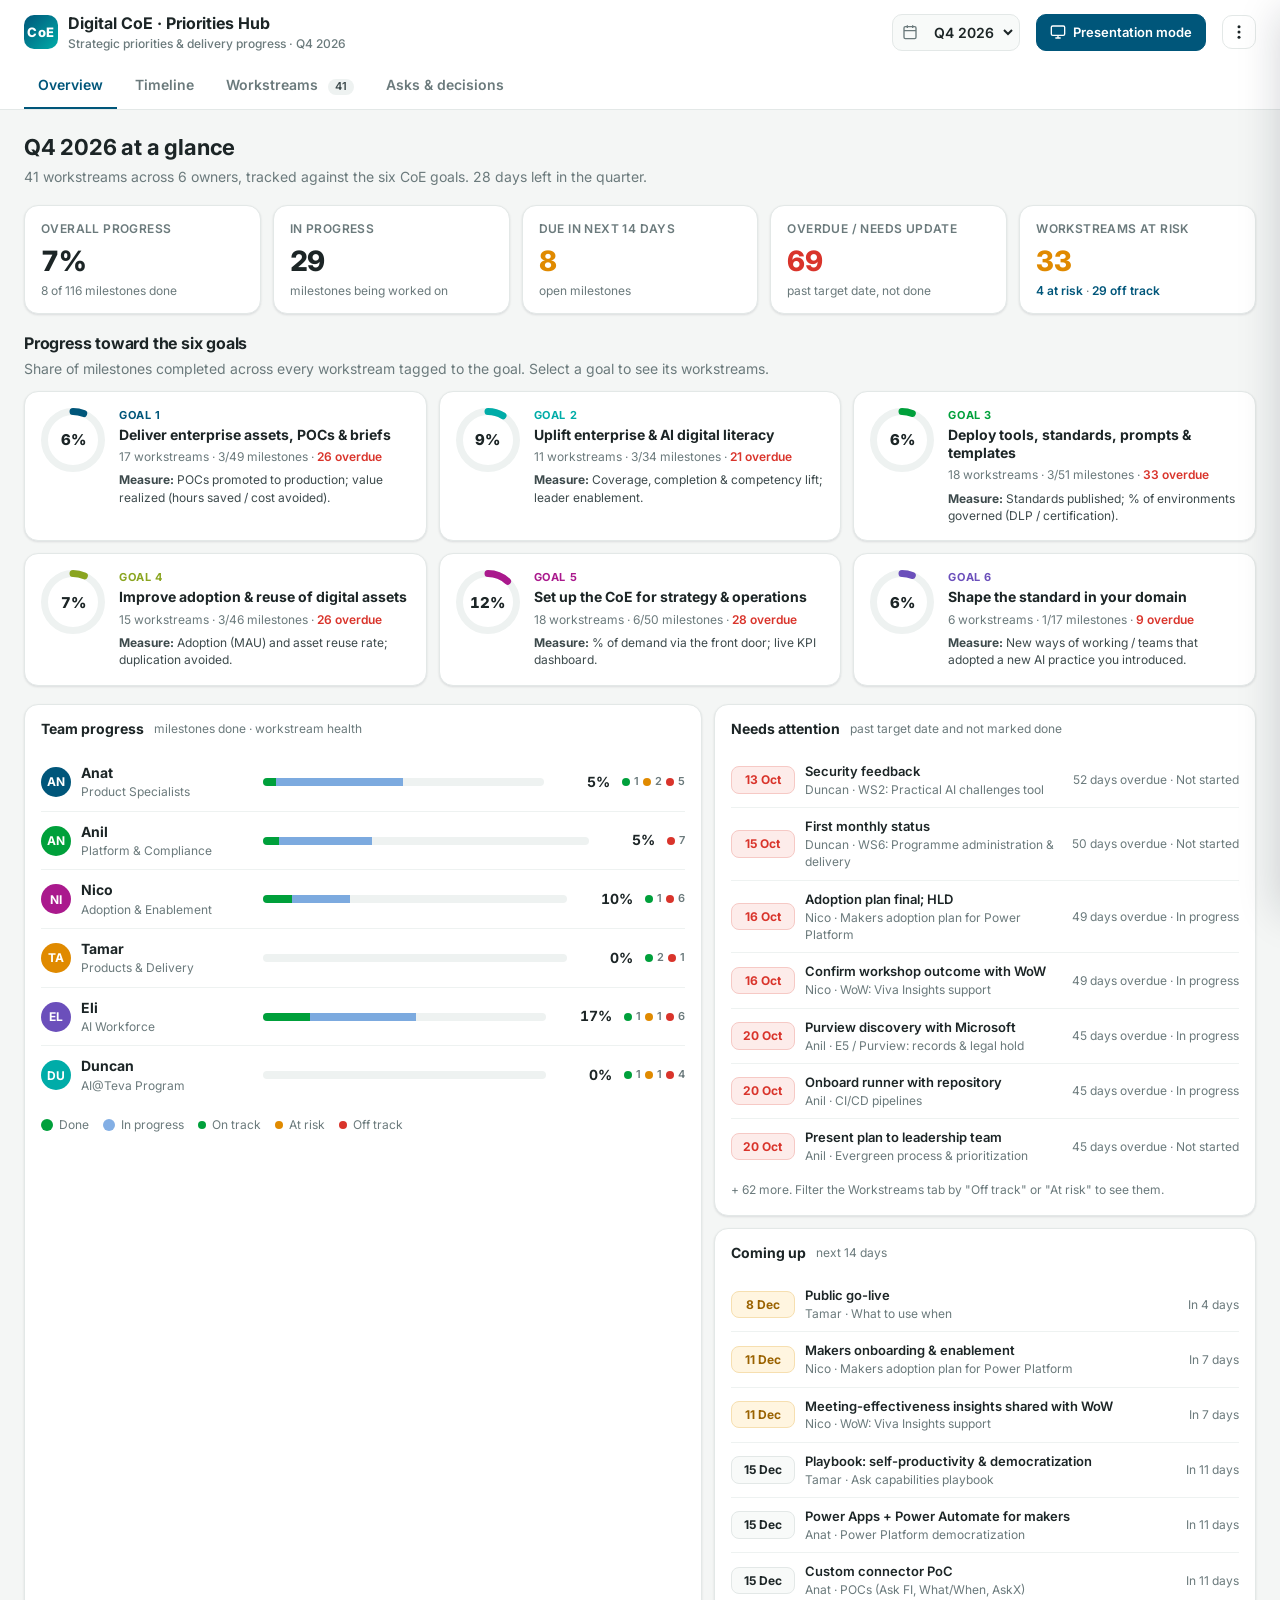
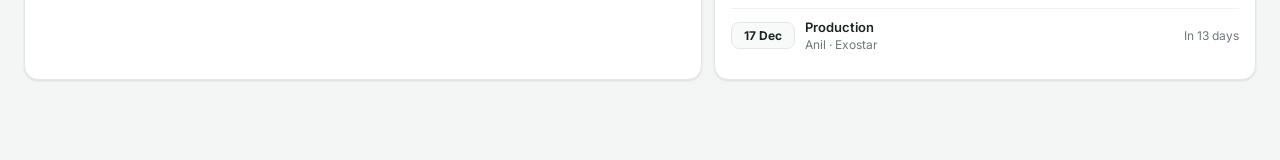
<file: coe-priorities/index.html>
<!doctype html>
<html lang="en">
<head>
<meta charset="utf-8">
<meta name="viewport" content="width=device-width, initial-scale=1">
<title>CoE Priorities Hub</title>
<link rel="preconnect" href="https://fonts.googleapis.com">
<link rel="preconnect" href="https://fonts.gstatic.com" crossorigin>
<link href="https://fonts.googleapis.com/css2?family=Inter:wght@400;500;600;700;800&display=swap" rel="stylesheet">
<style>
:root{
  --bg:#f4f6f5; --surface:#ffffff; --surface-2:#f8faf9; --ink:#1c2526; --ink-2:#3d4a4c; --muted:#6b7a7c; --line:#e3e8e7; --line-2:#eef2f1;
  --brand:#00567a; --brand-2:#00aca8; --brand-ink:#ffffff; --brand-soft:#e6f2f5;
  --s-done:#00a03b; --s-doing:#1f6fd1; --s-todo:#a3b0b2; --s-blocked:#d9342b; --s-na:#d5dcdb;
  --h-on:#00a03b; --h-risk:#e08a00; --h-off:#d9342b; --h-done:#00567a; --h-none:#a3b0b2;
  --g1:#00567a; --g2:#00aca8; --g3:#00a03b; --g4:#8aa520; --g5:#aa198d; --g6:#6b4fbb;
  --radius:14px; --shadow:0 1px 2px rgba(16,24,40,.05),0 1px 3px rgba(16,24,40,.06); --shadow-lg:0 12px 40px rgba(16,24,40,.18);
}
*{box-sizing:border-box}
html,body{margin:0}
body{font-family:Inter,system-ui,-apple-system,"Segoe UI",Roboto,sans-serif;background:var(--bg);color:var(--ink);font-size:14px;line-height:1.45;-webkit-font-smoothing:antialiased}
button,input,select,textarea{font:inherit;color:inherit}
button{cursor:pointer}
a{color:var(--brand)}
.sr{position:absolute;width:1px;height:1px;overflow:hidden;clip:rect(0 0 0 0)}

/* ---------- App shell ---------- */
.topbar{position:sticky;top:0;z-index:30;background:var(--surface);border-bottom:1px solid var(--line)}
.topbar-in{max-width:1400px;margin:0 auto;padding:12px 24px;display:flex;align-items:center;gap:16px;flex-wrap:wrap}
.brand{display:flex;align-items:center;gap:10px;min-width:0}
.logo{width:34px;height:34px;border-radius:10px;background:linear-gradient(135deg,var(--brand),var(--brand-2));display:grid;place-items:center;color:#fff;font-weight:800;font-size:13px;letter-spacing:.5px;flex:none}
.brand h1{font-size:16px;margin:0;font-weight:700;white-space:nowrap;overflow:hidden;text-overflow:ellipsis}
.brand small{display:block;color:var(--muted);font-size:12px;font-weight:500}
.spacer{flex:1}
.qpick{display:flex;align-items:center;gap:6px;background:var(--surface-2);border:1px solid var(--line);border-radius:10px;padding:3px}
.qpick select{border:0;background:transparent;font-weight:600;padding:5px 6px;outline:none}
.btn{display:inline-flex;align-items:center;gap:7px;border:1px solid var(--line);background:var(--surface);border-radius:10px;padding:8px 13px;font-weight:600;font-size:13px;white-space:nowrap;transition:background .15s,border-color .15s}
.btn:hover{background:var(--surface-2);border-color:#cfd7d6}
.btn.primary{background:var(--brand);color:#fff;border-color:var(--brand)}
.btn.primary:hover{background:#00465f}
.btn.ghost{border-color:transparent;background:transparent}
.btn.ghost:hover{background:var(--line-2)}
.btn.sm{padding:5px 9px;font-size:12px;border-radius:8px}
.btn.danger{color:var(--s-blocked)}
.btn svg{width:16px;height:16px;flex:none}
.iconbtn{width:34px;height:34px;display:grid;place-items:center;border:1px solid var(--line);border-radius:10px;background:var(--surface)}
.iconbtn:hover{background:var(--surface-2)}
.iconbtn svg{width:18px;height:18px}
.menu-wrap{position:relative}
.menu{position:absolute;right:0;top:calc(100% + 6px);background:var(--surface);border:1px solid var(--line);border-radius:12px;box-shadow:var(--shadow-lg);padding:6px;min-width:220px;display:none;z-index:40}
.menu.open{display:block}
.menu button{display:flex;width:100%;align-items:center;gap:10px;border:0;background:none;padding:9px 10px;border-radius:8px;text-align:left;font-weight:500}
.menu button:hover{background:var(--surface-2)}
.menu hr{border:0;border-top:1px solid var(--line);margin:5px 0}
.menu svg{width:16px;height:16px;color:var(--muted)}

.tabs{max-width:1400px;margin:0 auto;padding:0 24px;display:flex;gap:4px;overflow-x:auto;scrollbar-width:none}
.tab{border:0;background:none;padding:10px 14px 12px;font-weight:600;color:var(--muted);border-bottom:2px solid transparent;white-space:nowrap}
.tab:hover{color:var(--ink)}
.tab.active{color:var(--brand);border-bottom-color:var(--brand)}
.tab .count{display:inline-block;margin-left:6px;background:var(--line-2);color:var(--ink-2);border-radius:20px;padding:0 7px;font-size:11px}

main{max-width:1400px;margin:0 auto;padding:22px 24px 80px}
.view{display:none}
.view.active{display:block;animation:fade .2s ease}
@keyframes fade{from{opacity:0;transform:translateY(4px)}to{opacity:1;transform:none}}

.page-head{display:flex;align-items:flex-end;gap:16px;margin-bottom:18px;flex-wrap:wrap}
.page-head h2{margin:0;font-size:22px;letter-spacing:-.2px}
.page-head p{margin:3px 0 0;color:var(--muted)}

.card{background:var(--surface);border:1px solid var(--line);border-radius:var(--radius);box-shadow:var(--shadow)}
.card-h{display:flex;align-items:center;gap:10px;padding:14px 16px 0}
.card-h h3{margin:0;font-size:14px;font-weight:700}
.card-h .hint{color:var(--muted);font-size:12px}
.card-b{padding:14px 16px 16px}

/* ---------- KPIs ---------- */
.kpis{display:grid;grid-template-columns:repeat(5,minmax(0,1fr));gap:12px;margin-bottom:18px}
.kpi{padding:14px 16px}
.kpi .lbl{color:var(--muted);font-size:12px;font-weight:600;text-transform:uppercase;letter-spacing:.4px}
.kpi .val{font-size:28px;font-weight:800;letter-spacing:-.5px;margin-top:4px;font-variant-numeric:tabular-nums}
.kpi .sub{color:var(--muted);font-size:12px}
.kpi.warn .val{color:var(--h-off)}
.kpi.amber .val{color:var(--h-risk)}
.kpi button.link{border:0;background:none;padding:0;color:var(--brand);font-weight:600;font-size:12px}

/* ---------- Goals ---------- */
.goals{display:grid;grid-template-columns:repeat(3,minmax(0,1fr));gap:12px;margin-bottom:18px}
.goal{padding:16px;display:flex;gap:14px;align-items:flex-start;cursor:pointer;text-align:left;border:1px solid var(--line);transition:transform .15s,box-shadow .15s}
.goal:hover{transform:translateY(-1px);box-shadow:0 6px 18px rgba(16,24,40,.08)}
.ring{flex:none;position:relative;width:64px;height:64px}
.ring svg{transform:rotate(-90deg)}
.ring .pct{position:absolute;inset:0;display:grid;place-items:center;font-weight:800;font-size:15px;font-variant-numeric:tabular-nums}
.goal .gnum{font-size:11px;font-weight:700;letter-spacing:.6px;text-transform:uppercase}
.goal h4{margin:2px 0 4px;font-size:14px;line-height:1.3}
.goal .meta{color:var(--muted);font-size:12px}
.goal .measure{color:var(--ink-2);font-size:12px;margin-top:6px;display:-webkit-box;-webkit-line-clamp:2;-webkit-box-orient:vertical;overflow:hidden}

.grid-2{display:grid;grid-template-columns:1.25fr 1fr;gap:12px}
.stack{display:flex;flex-direction:column;gap:12px}

/* bars */
.bar{height:8px;border-radius:8px;background:var(--line-2);overflow:hidden;display:flex}
.bar span{display:block;height:100%}
.bar .d{background:var(--s-done)}
.bar .p{background:var(--s-doing);opacity:.55}
.bar.thin{height:6px}

.owner-row{display:grid;grid-template-columns:210px 1fr 54px auto;gap:12px;align-items:center;padding:10px 0;border-top:1px solid var(--line-2);cursor:pointer}
.owner-row:first-child{border-top:0}
.owner-row:hover .oname{color:var(--brand)}
.oname{font-weight:700}
.oarea{color:var(--muted);font-size:12px}
.num{font-variant-numeric:tabular-nums;font-weight:700;text-align:right}
.dots{display:flex;gap:4px}
.hdot{display:inline-flex;align-items:center;gap:4px;font-size:11px;color:var(--muted);font-weight:600}
.hdot i{width:8px;height:8px;border-radius:50%;display:inline-block}

.avatar{width:30px;height:30px;border-radius:50%;display:grid;place-items:center;color:#fff;font-weight:700;font-size:12px;flex:none}

.list{display:flex;flex-direction:column}
.li{display:grid;grid-template-columns:64px 1fr auto;gap:10px;align-items:center;padding:9px 0;border-top:1px solid var(--line-2);cursor:pointer}
.li:first-child{border-top:0}
.li:hover .li-t{color:var(--brand)}
.date-chip{font-size:12px;font-weight:700;text-align:center;border-radius:8px;padding:4px 0;background:var(--surface-2);border:1px solid var(--line)}
.date-chip.late{background:#fdecea;border-color:#f6c9c5;color:var(--h-off)}
.date-chip.soon{background:#fff5e0;border-color:#f6dfb0;color:#9a6200}
.li-t{font-weight:600;font-size:13px}
.li-s{color:var(--muted);font-size:12px}
.empty{color:var(--muted);text-align:center;padding:22px 10px;font-size:13px}

/* pills */
.pill{display:inline-flex;align-items:center;gap:6px;font-size:11.5px;font-weight:700;border-radius:20px;padding:3px 9px;white-space:nowrap}
.pill i{width:7px;height:7px;border-radius:50%}
.h-on{background:#e3f5e9;color:#00752b}.h-on i{background:var(--h-on)}
.h-risk{background:#fff1d9;color:#9a5d00}.h-risk i{background:var(--h-risk)}
.h-off{background:#fde7e5;color:#b0241c}.h-off i{background:var(--h-off)}
.h-done{background:#e0eef3;color:var(--brand)}.h-done i{background:var(--h-done)}
.h-none{background:#eef1f1;color:#5c6a6c}.h-none i{background:var(--h-none)}
.gchip{display:inline-flex;align-items:center;font-size:11px;font-weight:700;border-radius:6px;padding:1px 6px;color:#fff}
.gchips{display:flex;gap:4px;flex-wrap:wrap}

/* ---------- Filters ---------- */
.filters{display:flex;gap:8px;flex-wrap:wrap;align-items:center;margin-bottom:16px}
.chip{border:1px solid var(--line);background:var(--surface);border-radius:20px;padding:5px 11px;font-size:12.5px;font-weight:600;color:var(--ink-2);display:inline-flex;align-items:center;gap:6px}
.chip:hover{border-color:#c6d0cf}
.chip.on{background:var(--ink);border-color:var(--ink);color:#fff}
.chip .sw{width:8px;height:8px;border-radius:2px}
.fsep{width:1px;height:22px;background:var(--line);margin:0 4px}
.search{display:flex;align-items:center;gap:6px;border:1px solid var(--line);background:var(--surface);border-radius:20px;padding:4px 12px;min-width:200px}
.search input{border:0;outline:none;background:transparent;padding:2px 0;width:100%}
.search svg{width:15px;height:15px;color:var(--muted)}
select.fsel{border:1px solid var(--line);background:var(--surface);border-radius:20px;padding:5px 10px;font-weight:600;font-size:12.5px}

/* ---------- Workstreams ---------- */
.owner-sec{margin-bottom:26px}
.owner-head{display:flex;align-items:center;gap:12px;margin-bottom:12px;flex-wrap:wrap}
.owner-head h3{margin:0;font-size:17px}
.owner-head .oarea{font-size:13px}
.owner-head .bar{width:140px}
.ws-grid{display:grid;grid-template-columns:repeat(auto-fill,minmax(300px,1fr));gap:12px}
.ws{padding:14px 16px;cursor:pointer;display:flex;flex-direction:column;gap:10px;transition:transform .15s,box-shadow .15s;border-left:4px solid var(--h-none)}
.ws:hover{transform:translateY(-1px);box-shadow:0 6px 18px rgba(16,24,40,.08)}
.ws.on{border-left-color:var(--h-on)}.ws.risk{border-left-color:var(--h-risk)}.ws.off{border-left-color:var(--h-off)}.ws.done{border-left-color:var(--h-done)}
.ws-top{display:flex;gap:8px;align-items:flex-start;justify-content:space-between}
.ws h4{margin:0;font-size:14px;line-height:1.3}
.ws .row{display:flex;justify-content:space-between;align-items:center;gap:8px;font-size:12px;color:var(--muted)}
.ws .next{font-size:12.5px;color:var(--ink-2);display:flex;gap:6px;align-items:baseline}
.ws .next b{white-space:nowrap}
.ws .mdots{display:flex;gap:4px}
.mdot{width:10px;height:10px;border-radius:50%;border:2px solid transparent}
.ms-done{background:var(--s-done)}.ms-doing{background:var(--s-doing)}.ms-todo{background:#fff;border-color:var(--s-todo)}.ms-blocked{background:var(--s-blocked)}.ms-na{background:var(--s-na)}
.mdot.late{box-shadow:0 0 0 2px #fff,0 0 0 3.5px var(--h-off)}
.kpi-mini{background:var(--surface-2);border-radius:10px;padding:8px 10px;font-size:12px}
.kpi-mini .top{display:flex;justify-content:space-between;margin-bottom:5px}
.kpi-mini b{font-variant-numeric:tabular-nums}
.add-card{border:1.5px dashed #cdd6d5;background:transparent;box-shadow:none;display:grid;place-items:center;color:var(--muted);font-weight:600;min-height:120px}
.add-card:hover{border-color:var(--brand);color:var(--brand);transform:none;box-shadow:none}
.stale{color:#9a6200}

/* ---------- Timeline ---------- */
.tl-wrap{overflow-x:auto}
.tl{min-width:980px;position:relative}
.tl-head{display:grid;grid-template-columns:280px 1fr;position:sticky;top:0;background:var(--surface);z-index:2;border-bottom:1px solid var(--line)}
.tl-head .lh{padding:10px 16px;font-size:11px;font-weight:700;color:var(--muted);text-transform:uppercase;letter-spacing:.5px;display:flex;align-items:flex-end}
.tl-months{position:relative;height:54px}
.tl-q{position:absolute;top:0;height:24px;display:flex;align-items:center;justify-content:center;font-size:11px;font-weight:800;color:var(--brand);letter-spacing:.5px;border-left:1px solid var(--line)}
.tl-m{position:absolute;top:24px;height:30px;display:flex;align-items:center;justify-content:center;font-size:12px;font-weight:600;color:var(--muted);border-left:1px solid var(--line)}
.tl-group{display:grid;grid-template-columns:280px 1fr;background:var(--surface-2);border-bottom:1px solid var(--line)}
.tl-group .gl{padding:8px 16px;display:flex;align-items:center;gap:10px;font-weight:700}
.tl-group .gl small{color:var(--muted);font-weight:500}
.tl-row{display:grid;grid-template-columns:280px 1fr;border-bottom:1px solid var(--line-2);min-height:44px}
.tl-row:hover{background:#fafcfb}
.tl-row .rl{padding:8px 16px;display:flex;align-items:center;gap:8px;cursor:pointer;min-width:0}
.tl-row .rl .nm{font-weight:600;font-size:13px;white-space:nowrap;overflow:hidden;text-overflow:ellipsis}
.tl-row .rl:hover .nm{color:var(--brand)}
.tl-row .rl .hd{width:8px;height:8px;border-radius:50%;flex:none}
.tl-track{position:relative}
.tl-grid{position:absolute;top:0;bottom:0;border-left:1px solid var(--line-2)}
.tl-today{position:absolute;top:0;bottom:0;width:2px;background:var(--h-off);z-index:1;pointer-events:none}
.tl-today-lbl{position:absolute;top:2px;transform:translateX(-50%);background:var(--h-off);color:#fff;font-size:10px;font-weight:800;padding:1px 6px;border-radius:5px;letter-spacing:.4px}
.tl-span{position:absolute;top:50%;height:4px;margin-top:-2px;border-radius:4px;background:#d9e3e2}
.tl-slip{position:absolute;top:50%;height:0;border-top:2px dashed var(--h-risk);margin-top:-1px}
.tl-ghost{position:absolute;top:50%;width:12px;height:12px;margin:-6px 0 0 -6px;border-radius:50%;border:2px dashed var(--h-risk);background:transparent}
.tl-ms{position:absolute;top:50%;width:24px;height:24px;margin:-12px 0 0 -12px;border-radius:50%;display:grid;place-items:center;font-size:9.5px;font-weight:800;color:#fff;border:2px solid #fff;box-shadow:0 1px 3px rgba(0,0,0,.25);cursor:pointer;z-index:2;transition:transform .12s}
.tl-ms:hover{transform:scale(1.18);z-index:3}
.tl-ms.st-todo{background:#fff;color:#5c6a6c;border-color:var(--s-todo)}
.tl-ms.st-doing{background:var(--s-doing)}
.tl-ms.st-done{background:var(--s-done)}
.tl-ms.st-blocked{background:var(--s-blocked)}
.tl-ms.st-na{background:var(--s-na);color:#5c6a6c}
.tl-ms.late{box-shadow:0 0 0 2px #fff,0 0 0 4px var(--h-off)}
.tl-edge{position:absolute;top:50%;margin-top:-9px;font-size:10px;font-weight:700;color:var(--muted);background:var(--surface);border:1px solid var(--line);border-radius:6px;padding:1px 5px;white-space:nowrap}
.tl-tbd{font-size:10.5px;font-weight:700;color:var(--muted);background:var(--line-2);border-radius:5px;padding:1px 5px;flex:none}
.legend{display:flex;gap:14px;flex-wrap:wrap;font-size:12px;color:var(--muted);align-items:center}
.legend span{display:inline-flex;align-items:center;gap:6px}
.legend .mdot{width:12px;height:12px}

/* ---------- Asks ---------- */
.asks{display:grid;grid-template-columns:repeat(auto-fill,minmax(380px,1fr));gap:12px}
.ask-card .card-b{padding-top:10px}
.ask-main{background:var(--brand-soft);border-radius:10px;padding:10px 12px;color:var(--ink);font-size:13px;margin-bottom:10px;white-space:pre-wrap}
.ask-ws{display:grid;grid-template-columns:1fr;gap:2px;padding:8px 0;border-top:1px solid var(--line-2);font-size:13px}
.ask-ws b{font-size:12px;color:var(--ink-2)}
.ask-ws span{color:var(--ink)}

/* ---------- Tooltip ---------- */
#tip{position:fixed;z-index:100;pointer-events:none;background:#152022;color:#fff;font-size:12px;border-radius:9px;padding:8px 10px;max-width:280px;box-shadow:var(--shadow-lg);opacity:0;transition:opacity .1s}
#tip.show{opacity:1}
#tip b{display:block;margin-bottom:2px}
#tip .t2{color:#b9c6c7}

/* ---------- Drawer & modal ---------- */
.scrim{position:fixed;inset:0;background:rgba(14,22,24,.38);z-index:50;opacity:0;pointer-events:none;transition:opacity .2s}
.scrim.open{opacity:1;pointer-events:auto}
.drawer{position:fixed;top:0;right:0;bottom:0;width:min(640px,100%);background:var(--surface);z-index:60;transform:translateX(100%);transition:transform .25s ease;display:flex;flex-direction:column;box-shadow:var(--shadow-lg)}
.drawer.open{transform:none}
.dr-h{padding:16px 20px;border-bottom:1px solid var(--line);display:flex;align-items:center;gap:10px}
.dr-h h3{margin:0;font-size:16px;flex:1}
.dr-b{flex:1;overflow-y:auto;padding:18px 20px 30px}
.dr-f{padding:12px 20px;border-top:1px solid var(--line);display:flex;gap:8px;align-items:center;background:var(--surface-2)}
.modal{position:fixed;left:50%;top:50%;transform:translate(-50%,-48%) scale(.98);width:min(640px,calc(100% - 32px));max-height:calc(100% - 48px);background:var(--surface);border-radius:16px;z-index:60;box-shadow:var(--shadow-lg);display:flex;flex-direction:column;opacity:0;pointer-events:none;transition:all .18s}
.modal.open{opacity:1;pointer-events:auto;transform:translate(-50%,-50%)}
.fsec{margin-bottom:20px}
.fsec>h5{margin:0 0 10px;font-size:11px;text-transform:uppercase;letter-spacing:.6px;color:var(--muted);font-weight:700}
.fld{display:flex;flex-direction:column;gap:5px;margin-bottom:12px}
.fld label{font-size:12px;font-weight:600;color:var(--ink-2)}
.inp{border:1px solid var(--line);border-radius:9px;padding:8px 10px;background:var(--surface);outline:none;width:100%;transition:border-color .15s,box-shadow .15s}
.inp:focus{border-color:var(--brand-2);box-shadow:0 0 0 3px rgba(0,172,168,.15)}
textarea.inp{resize:vertical;min-height:62px}
.frow{display:grid;grid-template-columns:1fr 1fr;gap:10px}
.frow3{display:grid;grid-template-columns:repeat(5,1fr);gap:8px}
.gtoggle{display:flex;gap:6px;flex-wrap:wrap}
.gtoggle button{border:1.5px solid var(--line);background:var(--surface);border-radius:8px;padding:5px 9px;font-size:12px;font-weight:700;color:var(--muted)}
.gtoggle button.on{color:#fff}
.segs{display:flex;background:var(--surface-2);border:1px solid var(--line);border-radius:10px;padding:3px;gap:2px;flex-wrap:wrap}
.segs button{border:0;background:none;border-radius:7px;padding:6px 10px;font-weight:600;font-size:12px;color:var(--muted)}
.segs button.on{background:var(--surface);color:var(--ink);box-shadow:var(--shadow)}
.ms-ed{border:1px solid var(--line);border-radius:12px;padding:10px;margin-bottom:8px;background:var(--surface-2)}
.ms-ed .l1{display:grid;grid-template-columns:34px 1fr 140px 130px 30px;gap:8px;align-items:center}
.ms-ed .l2{display:grid;grid-template-columns:34px 140px 1fr;gap:8px;align-items:center;margin-top:6px}
.ms-ed .l2 label{font-size:11px;color:var(--muted);font-weight:600}
.ms-ed .tag{font-weight:800;font-size:12px;color:var(--muted);text-align:center}
.ms-ed .inp{padding:6px 8px;font-size:13px}
.ms-ed .l2 .inp{font-size:12px}
.xbtn{border:0;background:none;color:var(--muted);width:30px;height:30px;border-radius:8px;display:grid;place-items:center}
.xbtn:hover{background:#fde7e5;color:var(--h-off)}
.xbtn svg{width:16px;height:16px}
.auto-note{font-size:12px;color:var(--muted);margin-top:6px}
.goal-ed{border:1px solid var(--line);border-radius:12px;padding:12px;margin-bottom:10px}
.goal-ed .gh{display:flex;align-items:center;gap:8px;margin-bottom:8px;font-weight:700}

/* ---------- Toast ---------- */
#toast{position:fixed;bottom:22px;left:50%;transform:translateX(-50%) translateY(20px);background:#152022;color:#fff;padding:10px 16px;border-radius:10px;font-weight:600;font-size:13px;opacity:0;transition:all .2s;z-index:120;pointer-events:none}
#toast.show{opacity:1;transform:translateX(-50%)}

/* ---------- Presentation ---------- */
#present{position:fixed;inset:0;z-index:200;background:#0b1f26;color:#eaf3f3;display:none;flex-direction:column}
#present.open{display:flex}
.pz-top{display:flex;align-items:center;gap:12px;padding:14px 22px;color:#9fb6b8;font-size:12px;font-weight:600}
.pz-top .spacer{flex:1}
.pz-btn{border:1px solid rgba(255,255,255,.18);background:rgba(255,255,255,.06);color:#eaf3f3;border-radius:9px;padding:7px 12px;font-weight:600;font-size:12px}
.pz-btn:hover{background:rgba(255,255,255,.14)}
.pz-stage{flex:1;display:grid;place-items:center;padding:0 22px;overflow:hidden}
.slide{width:min(1280px,100%);aspect-ratio:16/9;max-height:calc(100vh - 130px);background:linear-gradient(160deg,#0f2d38 0%,#0b2229 60%,#0a1d23 100%);border:1px solid rgba(255,255,255,.08);border-radius:18px;padding:3.2% 4%;display:flex;flex-direction:column;position:relative;overflow:hidden;font-size:clamp(11px,1.15vw,16px)}
.slide .kicker{font-size:.78em;letter-spacing:.14em;text-transform:uppercase;color:var(--brand-2);font-weight:800}
.slide h2{font-size:2.1em;margin:.2em 0 .15em;letter-spacing:-.02em;line-height:1.15;color:#fff}
.slide .lead{color:#a9c0c2;font-size:1.05em;margin:0 0 1.2em}
.slide .foot{position:absolute;left:4%;right:4%;bottom:2.4%;display:flex;justify-content:space-between;color:#6f8b8e;font-size:.72em}
.s-title{justify-content:center}
.s-title h2{font-size:3.3em;max-width:80%}
.s-title .team{margin-top:1.4em;display:flex;gap:.6em;flex-wrap:wrap}
.s-title .team span{background:rgba(255,255,255,.07);border:1px solid rgba(255,255,255,.12);border-radius:30px;padding:.35em .9em;font-weight:600}
.s-stats{display:grid;grid-template-columns:repeat(4,1fr);gap:1em;margin-top:2em}
.s-stat{background:rgba(255,255,255,.05);border:1px solid rgba(255,255,255,.09);border-radius:14px;padding:1em 1.1em}
.s-stat .v{font-size:2.4em;font-weight:800;color:#fff;letter-spacing:-.02em;font-variant-numeric:tabular-nums}
.s-stat .l{color:#9fb6b8;font-size:.82em;font-weight:600}
.s-goals{display:grid;grid-template-columns:repeat(3,1fr);gap:1em;flex:1;align-content:start}
.s-goal{background:rgba(255,255,255,.045);border:1px solid rgba(255,255,255,.08);border-radius:14px;padding:1em 1.1em;display:flex;gap:1em;align-items:center}
.s-goal h4{margin:0 0 .3em;font-size:1em;color:#fff;line-height:1.25}
.s-goal .m{color:#9fb6b8;font-size:.8em}
.s-goal .ring{width:4.4em;height:4.4em}
.s-goal .ring .pct{color:#fff;font-size:1em}
.s-table{width:100%;border-collapse:collapse;font-size:.88em}
.s-table th{text-align:left;color:#7f9a9d;font-size:.78em;text-transform:uppercase;letter-spacing:.08em;font-weight:700;padding:.5em .6em;border-bottom:1px solid rgba(255,255,255,.12)}
.s-table td{padding:.6em .6em;border-bottom:1px solid rgba(255,255,255,.06);vertical-align:middle}
.s-table td.n{font-weight:600;color:#fff}
.s-table .bar{background:rgba(255,255,255,.1);height:.5em;width:7em}
.s-table .sub{color:#8fa8ab;font-size:.85em}
.s-cols{display:grid;grid-template-columns:1.6fr 1fr;gap:1.6em;flex:1;min-height:0}
.s-box{background:rgba(255,255,255,.045);border:1px solid rgba(255,255,255,.08);border-radius:14px;padding:1em 1.2em;overflow:hidden}
.s-box h5{margin:0 0 .6em;font-size:.78em;letter-spacing:.12em;text-transform:uppercase;color:var(--brand-2)}
.s-box p{margin:0;color:#d6e4e5;line-height:1.5}
.s-list{display:flex;flex-direction:column;gap:.55em}
.s-li{display:grid;grid-template-columns:4.6em 1fr;gap:.8em;align-items:center}
.s-li .d{font-weight:800;font-size:.85em;background:rgba(255,255,255,.08);border-radius:8px;text-align:center;padding:.3em 0}
.s-li .d.late{background:rgba(217,52,43,.25);color:#ffb3ad}
.s-li .t{color:#fff;font-weight:600;font-size:.92em}
.s-li .s{color:#8fa8ab;font-size:.78em}
.s-owner-bars{display:flex;flex-direction:column;gap:.9em}
.s-ob{display:grid;grid-template-columns:9em 1fr 3.5em 14em;gap:1em;align-items:center}
.s-ob .bar{height:.7em;background:rgba(255,255,255,.1)}
.s-ob .nm{font-weight:700;color:#fff}
.s-ob .nm small{display:block;color:#8fa8ab;font-weight:500;font-size:.75em}
.s-ob .pc{font-weight:800;color:#fff;text-align:right;font-variant-numeric:tabular-nums}
.slide .pill{font-size:.72em}
.slide .h-on{background:rgba(0,160,59,.18);color:#7fe0a2}
.slide .h-risk{background:rgba(224,138,0,.2);color:#ffc970}
.slide .h-off{background:rgba(217,52,43,.22);color:#ffaaa3}
.slide .h-done{background:rgba(0,172,168,.2);color:#8be7e4}
.slide .h-none{background:rgba(255,255,255,.08);color:#a9bdbf}
.slide .gchip{font-size:.66em}
.pz-nav{display:flex;align-items:center;justify-content:center;gap:12px;padding:12px}
.pz-dots{display:flex;gap:6px}
.pz-dots button{width:8px;height:8px;border-radius:50%;border:0;background:rgba(255,255,255,.22);padding:0}
.pz-dots button.on{background:var(--brand-2);width:22px;border-radius:5px}

/* print: deck */
#print-root{display:none}
@media print{
  @page{size:A4 landscape;margin:0}
  body>*:not(#print-root){display:none!important}
  #print-root{display:block}
  #print-root .slide{width:297mm;height:210mm;max-height:none;aspect-ratio:auto;border-radius:0;page-break-after:always;break-after:page;font-size:12.5px;-webkit-print-color-adjust:exact;print-color-adjust:exact}
}

/* ---------- Responsive ---------- */
@media (max-width:1100px){
  .kpis{grid-template-columns:repeat(3,minmax(0,1fr))}
  .goals{grid-template-columns:repeat(2,minmax(0,1fr))}
  .grid-2{grid-template-columns:1fr}
}
@media (max-width:640px){
  .topbar-in,.tabs,main{padding-left:16px;padding-right:16px}
  .kpis{grid-template-columns:repeat(2,minmax(0,1fr))}
  .goals{grid-template-columns:1fr}
  .owner-row{grid-template-columns:110px 1fr 44px}
  .owner-row .dots{display:none}
  .brand small{display:none}
  .btn .lbl-hide{display:none}
  .ms-ed .l1{grid-template-columns:28px 1fr 30px}
  .ms-ed .l1 .inp-date,.ms-ed .l1 .inp-status{grid-column:2/3}
  .ms-ed .l2{grid-template-columns:28px 1fr}
  .ms-ed .l2 .inp-note{grid-column:2/3}
  .frow,.frow3{grid-template-columns:1fr 1fr}
  .asks{grid-template-columns:1fr}
  .search{min-width:0;flex:1}
}
</style>
</head>
<body>

<header class="topbar">
  <div class="topbar-in">
    <div class="brand">
      <div class="logo">CoE</div>
      <div style="min-width:0"><h1 id="appTitle">Digital CoE · Priorities Hub</h1><small id="appSub">Strategic priorities &amp; delivery progress</small></div>
    </div>
    <div class="spacer"></div>
    <div class="qpick" title="Quarter">
      <svg width="16" height="16" viewBox="0 0 24 24" fill="none" stroke="currentColor" stroke-width="2" style="margin-left:6px;color:var(--muted)"><rect x="3" y="4" width="18" height="18" rx="2"/><path d="M16 2v4M8 2v4M3 10h18"/></svg>
      <select id="qSel" aria-label="Quarter"></select>
    </div>
    <button class="btn primary" data-action="present"><svg viewBox="0 0 24 24" fill="none" stroke="currentColor" stroke-width="2"><rect x="2" y="3" width="20" height="14" rx="2"/><path d="M8 21h8M12 17v4"/></svg><span class="lbl-hide">Presentation mode</span></button>
    <div class="menu-wrap">
      <button class="iconbtn" data-action="menu" aria-label="More"><svg viewBox="0 0 24 24" fill="currentColor"><circle cx="12" cy="5" r="2"/><circle cx="12" cy="12" r="2"/><circle cx="12" cy="19" r="2"/></svg></button>
      <div class="menu" id="menu">
        <button data-action="new-quarter"><svg viewBox="0 0 24 24" fill="none" stroke="currentColor" stroke-width="2"><path d="M12 5v14M5 12h14"/></svg>Start next quarter…</button>
        <button data-action="settings"><svg viewBox="0 0 24 24" fill="none" stroke="currentColor" stroke-width="2"><circle cx="12" cy="12" r="3"/><path d="M19.4 15a1.65 1.65 0 0 0 .33 1.82l.06.06a2 2 0 1 1-2.83 2.83l-.06-.06a1.65 1.65 0 0 0-1.82-.33 1.65 1.65 0 0 0-1 1.51V21a2 2 0 1 1-4 0v-.09A1.65 1.65 0 0 0 9 19.4a1.65 1.65 0 0 0-1.82.33l-.06.06a2 2 0 1 1-2.83-2.83l.06-.06A1.65 1.65 0 0 0 4.6 15a1.65 1.65 0 0 0-1.51-1H3a2 2 0 1 1 0-4h.09A1.65 1.65 0 0 0 4.6 9a1.65 1.65 0 0 0-.33-1.82l-.06-.06a2 2 0 1 1 2.83-2.83l.06.06A1.65 1.65 0 0 0 9 4.6a1.65 1.65 0 0 0 1-1.51V3a2 2 0 1 1 4 0v.09a1.65 1.65 0 0 0 1 1.51 1.65 1.65 0 0 0 1.82-.33l.06-.06a2 2 0 1 1 2.83 2.83l-.06.06A1.65 1.65 0 0 0 19.4 9a1.65 1.65 0 0 0 1.51 1H21a2 2 0 1 1 0 4h-.09a1.65 1.65 0 0 0-1.51 1z"/></svg>Goals, team &amp; settings</button>
        <hr>
        <button data-action="export"><svg viewBox="0 0 24 24" fill="none" stroke="currentColor" stroke-width="2"><path d="M21 15v4a2 2 0 0 1-2 2H5a2 2 0 0 1-2-2v-4M7 10l5 5 5-5M12 15V3"/></svg>Export data (JSON)</button>
        <button data-action="import"><svg viewBox="0 0 24 24" fill="none" stroke="currentColor" stroke-width="2"><path d="M21 15v4a2 2 0 0 1-2 2H5a2 2 0 0 1-2-2v-4M17 8l-5-5-5 5M12 3v12"/></svg>Import data (JSON)</button>
        <button data-action="csv"><svg viewBox="0 0 24 24" fill="none" stroke="currentColor" stroke-width="2"><path d="M14 2H6a2 2 0 0 0-2 2v16a2 2 0 0 0 2 2h12a2 2 0 0 0 2-2V8z"/><path d="M14 2v6h6"/></svg>Download milestones (CSV)</button>
        <button data-action="print"><svg viewBox="0 0 24 24" fill="none" stroke="currentColor" stroke-width="2"><path d="M6 9V2h12v7M6 18H4a2 2 0 0 1-2-2v-5a2 2 0 0 1 2-2h16a2 2 0 0 1 2 2v5a2 2 0 0 1-2 2h-2"/><rect x="6" y="14" width="12" height="8"/></svg>Save deck as PDF</button>
        <hr>
        <button data-action="reset" class="danger"><svg viewBox="0 0 24 24" fill="none" stroke="currentColor" stroke-width="2"><path d="M3 12a9 9 0 1 0 3-6.7L3 8M3 3v5h5"/></svg>Reset to Q4 2026 deck data</button>
      </div>
    </div>
    <input type="file" id="fileIn" accept="application/json,.json" class="sr">
  </div>
  <nav class="tabs" role="tablist">
    <button class="tab active" data-tab="overview">Overview</button>
    <button class="tab" data-tab="timeline">Timeline</button>
    <button class="tab" data-tab="workstreams">Workstreams <span class="count" id="wsCount"></span></button>
    <button class="tab" data-tab="asks">Asks &amp; decisions</button>
  </nav>
</header>

<main>
  <section class="view active" id="v-overview"></section>
  <section class="view" id="v-timeline"></section>
  <section class="view" id="v-workstreams"></section>
  <section class="view" id="v-asks"></section>
</main>

<div class="scrim" id="scrim"></div>
<aside class="drawer" id="drawer" aria-label="Edit workstream"></aside>
<div class="modal" id="modal" role="dialog"></div>
<div id="tip"></div>
<div id="toast"></div>

<div id="present" aria-label="Presentation">
  <div class="pz-top"><span id="pzTitle"></span><span class="spacer"></span><span id="pzCount"></span><button class="pz-btn" data-action="pz-print">Save as PDF</button><button class="pz-btn" data-action="pz-close">Exit (Esc)</button></div>
  <div class="pz-stage" id="pzStage"></div>
  <div class="pz-nav"><button class="pz-btn" data-action="pz-prev">← Prev</button><div class="pz-dots" id="pzDots"></div><button class="pz-btn" data-action="pz-next">Next →</button></div>
</div>
<div id="print-root"></div>

<script>
/* =====================================================================
   CoE Priorities Hub — single-file app
   Data lives in this browser (localStorage). Share via Export / Import.
   ===================================================================== */
(function(){
'use strict';

const STORE_KEY = 'coe-priorities-hub/v1';
const USER_KEY = 'coe-priorities-hub/user';
const DAY = 86400000;

const STATUS = {
  todo:   {label:'Not started'},
  doing:  {label:'In progress'},
  done:   {label:'Done'},
  blocked:{label:'Blocked'},
  na:     {label:'N/A'}
};
const HEALTH = {
  on:  {label:'On track'},
  risk:{label:'At risk'},
  off: {label:'Off track'},
  done:{label:'Complete'},
  none:{label:'No milestones'}
};
const OWNER_COLORS = ['#00567a','#00a03b','#aa198d','#e08a00','#6b4fbb','#00aca8','#3c7e79','#d9342b'];

/* ---------------------------- Seed data (from the Q4 2026 deck) ---------------------------- */
function seed(){
  const goals = [
    {id:1, short:'Deliver', title:'Deliver enterprise assets, POCs & briefs', desc:'Ship enterprise-grade products and decision briefs that prove real business value — not demos that stall.', measure:'POCs promoted to production; value realized (hours saved / cost avoided).'},
    {id:2, short:'Literacy', title:'Uplift enterprise & AI digital literacy', desc:'Raise digital, data and AI fluency so everyone can use enterprise tools confidently and responsibly.', measure:'Coverage, completion & competency lift; leader enablement.'},
    {id:3, short:'Standards', title:'Deploy tools, standards, prompts & templates', desc:'Make responsible, high-quality building the default across M365 & Power Platform.', measure:'Standards published; % of environments governed (DLP / certification).'},
    {id:4, short:'Adoption', title:'Improve adoption & reuse of digital assets', desc:'Turn investments into scale — share and replicate solutions instead of rebuilding one-off.', measure:'Adoption (MAU) and asset reuse rate; duplication avoided.'},
    {id:5, short:'CoE Ops', title:'Set up the CoE for strategy & operations', desc:'Build the operating engine — one front door, governed build-to-hand-off, run as a measurable factory.', measure:'% of demand via the front door; live KPI dashboard.'},
    {id:6, short:'Shape', title:'Shape the standard in your domain', desc:'Be the expert others turn to. Guide quality and trade-offs without taking over delivery, and show what AI and new ways of working make possible.', measure:'New ways of working / teams that adopted a new AI practice you introduced.'}
  ];
  const owners = [
    {id:'anat', name:'Anat', area:'Product Specialists', needs:'Governance decisions from the MS workstream, IT security & EA approvals, cross-CoE alignment (Nico, Anil, Keerthi), env-strategy sign-off, PAYG / agent-builder decisions, dev starter kit and MS agent-kit config.'},
    {id:'anil', name:'Anil', area:'Platform & Compliance', needs:'A funded Purview technical owner, a CI/CD plan with the Dev team, an oversharing follow-through plan, stakeholder management for the AMS transfer, Exostar kickoff and a CoE sub-process.'},
    {id:'nico', name:'Nico', area:'Adoption & Enablement', needs:'Cowork financial decision and signed MS contract, agreed maker thresholds for Tracy\'s leadership, Flexera access for adoption data, SoW signature and confirmed Q4 outcomes.'},
    {id:'tamar', name:'Tamar', area:'Products & Delivery', needs:'A reuse prioritisation call, POD recruitment approval, AOP 2027 budget sign-off and a final Product Owner selection.'},
    {id:'eli', name:'Eli', area:'AI Workforce', needs:'UAT by 11 Oct, Phase 3 scope and data access. BO/TO mapping ownership and email instructions. Post-launch GenAI monitoring. Endorse the 2027 playbook and align roadmaps. Prioritize agents with owners, oversight and KPIs. Agree outcome metrics and owners. Prioritize use cases and build a shared asset library. Expand the CoE mandate.'},
    {id:'duncan', name:'Duncan', area:'AI@Teva Program', needs:'Confirm channels and approvals, security and testing, learner data and support, governance remit and Responsible AI participation, KPI baselines and value owners, contract and invoice resolution, 2027 funding and handover.'}
  ];
  const W = [];
  let n = 0;
  function ws(owner, name, goals, stands, needs, success, ms){
    W.push({id:'ws'+(++n), owner, name, goals, stands, needs, success, health:'auto',
      kpi:{label:'',unit:'',baseline:'',current:'',target:''},
      milestones: ms.map((m,i)=>({id:'m'+n+'_'+i, name:m[0], baseline:m[1]||'', date:m[2]===undefined?(m[1]||''):m[2], status:m[3]||'todo', note:m[4]||''})),
      updatedAt:'2026-10-30', updatedBy:'Q4 deck'});
  }
  /* --- Anil --- */
  ws('anil','E5 / Purview: records & legal hold',[2,3],'Kickoff held with Microsoft and ISD.','A technical owner.','Named technical owner and agreed Purview stakeholder map.',[
    ['Purview discovery with Microsoft','2026-10-20','2026-10-20','doing','Data collection'],
    ['Training workshop','2026-11-20','2026-11-20','todo'],
    ['Define owner & stakeholder map','2026-10-26','2026-10-26','doing','Review with MS']]);
  ws('anil','CI/CD pipelines',[1,3],'Planning for CI/CD.','Plan with the Dev team.','Tested CI/CD pipelines ready for full production.',[
    ['Onboard runner with repository','2026-10-20','2026-10-20','doing'],
    ['Pilot GitHub Actions in production','2026-11-20','2026-11-20','todo'],
    ['Final testing for full production','2026-12-25','2026-12-25','todo']]);
  ws('anil','SPO oversharing risk',[3],'Mitigation session run with security.','A follow-through plan.','SPO ownership and permission controls defined.',[
    ['Define SPO owner verification process','2026-11-26','2026-11-26','todo'],
    ['Investigate restricted permissions','2026-12-23','2026-12-23','todo'],
    ['Classify unclassified sites as confidential','2026-10-28','2026-10-28','todo','Source text truncated ("confi..") — confirm']]);
  ws('anil','SharePoint KT, operations & AMS transfer',[2,5],'KT is initiated.','Stakeholder management.','Agreed operating model and AMS handover plan.',[
    ['KT with Valentine & shadowing','2026-10-27','2026-10-27','done'],
    ['Operating model','2026-11-12','2026-11-12','doing'],
    ['AMS list & handover plan','2026-11-29','2026-11-29','todo']]);
  ws('anil','Exostar',[1,3,4],'SOW signed; supplier setup with Juraj.','Kickoff deck.','Pilot users onboarded and Exostar in production.',[
    ['Platform testing','2026-10-29','2026-10-29','doing'],
    ['Onboard pilot users','2026-11-10','2026-11-10','todo'],
    ['Production','2026-12-17','2026-12-17','todo']]);
  ws('anil','Agent Toolkit for Copilot Studio',[3,5],'Setup with MS + governance.','Built the platform.','Security-assessed toolkit with tested pipeline and governance.',[
    ['Security assessment with Omer','2026-10-25','2026-10-25','todo'],
    ['Test pipeline (Anil + Anat teams)','2026-11-26','2026-11-26','todo'],
    ['Final setup & governance','2026-11-30','2026-11-30','todo']]);
  ws('anil','Evergreen process & prioritization',[5],'Sub-process for CoE.','Kickoff.','Leadership-aligned priorities and an active Planner cadence.',[
    ['Present plan to leadership team','2026-10-20','2026-10-20','todo'],
    ['Set up Planner flow','2026-10-29','2026-10-29','doing','Testing'],
    ['Start operating cadence with participants','2026-11-10','2026-11-10','todo']]);
  /* --- Tamar --- */
  ws('tamar','What to use when',[1,2,4],'Development; Phase 2 prioritization.','Stakeholder and end-user feedback to make sure we meet the actual need.','Phase 1 ready for production with user feedback and Phase 2 priorities agreed.',[
    ['User feedback & validation session','2026-11-03'],['UAT','2026-11-17'],['Prod deployment','2026-11-25'],['Silent go-live','2026-12-02'],['Public go-live','2026-12-08']]);
  ws('tamar','Ask capabilities playbook',[2,3,6],'Discovery.','Complete discovery for self-productivity and democratization; sync with Anat\'s team plan and Mojo\'s team.','Playbooks cover self-productivity, democratization and custom solutions.',[
    ['Playbook: self-productivity & democratization','2026-12-15'],
    ['Playbook: custom solutions','2027-02-15','2027-02-15','todo','Deck says 15 Feb 2026 — confirm year']]);
  ws('tamar','Copilot Studio – Mojo integration',[1,4],'Planned for Q1 2027.','Architecture design for two-way integration; alignment with Mojo\'s team on feasibility and timelines.','Copilot Studio agents and agreed capabilities available in Mojo.',[
    ['Copilot Studio agents published in Mojo','2027-01-30'],
    ['Copilot Studio agents published in Mojo (wave 2)','2027-03-30'],
    ['Mojo capabilities built in Copilot Studio (e.g. Web Search)','2027-03-30']]);
  ws('tamar','Delivery POD (2 developers + QA)',[1],'','POD recruitment approval.','',[]);
  ws('tamar','Budget & commercials (OPEX, PTU, POs)',[5],'','AOP 2027 budget sign-off.','',[]);
  /* --- Nico --- */
  ws('nico','Cowork implementation plan',[1,2,4],'Pioneers pilot (100 seats) launched 5 Oct, applications open; Carmel trainings confirmed; GO Plus T&Cs (1M credits) awaiting signature.','Financial decision + GO Plus / contract signed with MS.','100-seat pilot delivers evidence for a scale decision.',[
    ['Sign GO Plus Cowork T&Cs / updated contract','','','todo','Owner: Ellah — date TBD'],
    ['Pioneers assignment, pilot kick-off & Carmel trainings','2026-10-23','2026-10-23','done'],
    ['Week-8 gate: value review & scale decision','2026-12-18']]);
  ws('nico','Makers adoption plan for Power Platform',[2,3,4],'Adoption plan due EOW; Phase 1 HLD in review (13 & 15 Oct); draft of Makers Learning Passport.','Agreed thresholds (sharing, complexity, integrations, maker classification) for Tracy\'s leadership; Security sign-off on HLD.','Makers onboarded under agreed thresholds and approved HLD.',[
    ['Adoption plan final; HLD','2026-10-16','2026-10-16','doing','Presentation this week'],
    ['Thresholds agreed with Tracy\'s leadership','2026-10-30','2026-10-30','doing','Ellah plans a workshop with Avi'],
    ['Makers onboarding & enablement','2026-12-11']]);
  ws('nico','WoW: Viva Insights support',[1,6],'WoW workshop prep.','Confirm workshop outcome and licence decision for Advanced Analysis.','Tested Viva Insights inform WoW meeting effectiveness.',[
    ['Confirm workshop outcome with WoW','2026-10-16','2026-10-16','doing','WS 1 this week'],
    ['Advanced Viva Insights tested (incl. licence check)','2026-11-20'],
    ['Meeting-effectiveness insights shared with WoW','2026-12-11']]);
  ws('nico','Agent Builder adoption',[3,4],'500+ agents since July pilot; Wave 2 open; basic governance (block unowned/unused agents) not working — #1 open item with MS.','MS fix for governance controls (ALM session 15 Oct).','Working governance controls and automated Wave 2 onboarding.',[
    ['Governance controls confirmed with Microsoft','2026-10-30','2026-10-30','todo','With Anat'],
    ['Wave 2 (~500) onboarded','2026-10-22','2026-10-22','doing','Onboarding this week'],
    ['Automated onboarding live','2027-02-01','2027-02-01','todo','Deck says 1 Feb 2026 — confirm year']]);
  ws('nico','Copilot Waves (8-week cohorts)',[2,4],'Flexera intro held 22 Sep; user-level data pending GDPR clearance to build target-specific adoption scenarios.','Access to Flexera (M365 FinOps & usage) incl. privacy approval for user-level data.','First cohort launched using privacy-cleared adoption data.',[
    ['Flexera access granted (GDPR cleared)','2026-10-30','2026-10-30','todo','Date to confirm with Orr'],
    ['User segments & target scenarios defined','2026-11-13','2026-11-13','todo','Date to confirm with Orr'],
    ['First 8-week cohort launched','2026-11-23','2026-11-23','todo','Date to confirm with Orr']]);
  ws('nico','Executive AI Enablement Program',[2],'Pragmatic Works SOW received (100 coaching hrs, 3-month target); vendor paperwork & PO open.','SOW signature + vendor onboarding / PO.','Signed SOW and executive coaching underway.',[
    ['SOW review & vendor / PO paperwork done','2026-10-23','2026-10-23','todo','Date to confirm with Orr'],
    ['SOW signed with Pragmatic Works','2026-10-30','2026-10-30','todo','Date to confirm with Orr'],
    ['Pre-engagement call; coaching kicks off','2026-11-16','2026-11-16','todo','Date to confirm with Orr']]);
  ws('nico','AI @ Teva support',[2,4,5],'Accenture community strategy shared; Champion strategy session 15 Oct; Leadership workshops 26 & 29 Oct.','Decision on community platform (Viva Engage vs. Teams) and business owner.','Agreed community platform, owner and champion direction.',[
    ['Accenture Copilot Champion strategy session','2026-10-15','2026-10-15','done','Introduced the communities to Accenture'],
    ['AI@Teva leadership strategy workshop','2026-10-29'],
    ['Next milestone','','','todo','Not specified yet']]);
  /* --- Anat --- */
  ws('anat','Agentic governance',[3,5],'Agent Builder sharing limit about to expire; MS governance WS in progress; SP agent.','Governance decisions following WS, SP agent governance info, CS Agent kit.','Agreed governance for agent sharing + rollout.',[
    ['Agent Builder','2026-11-15','2026-11-15','doing'],
    ['SP agents (if applicable)','2026-12-15','2026-12-15','na'],
    ['Copilot Studio for democratization','2027-02-28']]);
  ws('anat','Power Platform democratization',[3,4],'Agreed on env strategy, architecture, R&R, onboarding, connectors, FinOps.','Cross-CoE alignment, IT sec & EA confirmation; Nico: tier criteria & adoption plan; Anil: infra.','Approved maker access and onboarding.',[
    ['Power Apps + Power Automate for makers','2026-12-15','2026-12-15','doing'],
    ['Copilot Studio for makers','2027-03-15'],
    ['Additional capabilities incl. PAD','2027-05-15','2027-06-15','todo']]);
  ws('anat','Power Platform advanced capabilities',[3,6],'Capabilities list; CS new experience + Plans enabled; GitHub MCP test in progress.','Prioritize with Ronen & Nico; Dev starter kit.','Prioritized capabilities tested and ready for developers.',[
    ['GHCP MCP for Power Platform','2026-10-30','2026-10-30','done'],
    ['Code Apps','2026-11-15','2026-11-15','doing'],
    ['Additional skills and MCPs','2026-12-01','2026-12-01','doing']]);
  ws('anat','Reusable components',[1,3,4],'Aligned on ALM & implementation priorities; some components in progress.','Cross-CoE alignment with Keerthi; FinOps, ALM & publication decisions.','Shared components published with agreed ALM.',[
    ['Brand skills','2026-10-20','2026-10-23','doing','Testing'],
    ['Doc Diff agent','2026-11-30','2026-11-30','na'],
    ['HTML dashboard','2026-11-30','2026-11-30','doing','Testing']]);
  ws('anat','POCs (Ask FI, What/When, AskX)',[1],'Ask FI, What/When, AskX for SP in progress.','VNET & Genie integration guidance.','PoC evidence supports integration decisions.',[
    ['VNET PoC','2026-11-15','2026-11-15','doing'],
    ['Mojo / Foundry PoC','2027-02-15'],
    ['Custom connector PoC','2026-12-15']]);
  ws('anat','FinOps',[3,5],'Enabled at environment level.','CS Agent kit to enable FinOps at agent level.','Cost visibility at environment and agent levels.',[
    ['GHCP','2026-10-30','2026-10-30','doing'],
    ['Copilot','2026-11-15'],
    ['Copilot Studio (agent-kit dependent)','2026-11-30']]);
  ws('anat','Copilot new capabilities',[3,4],'Cowork, SP agent, AI in SP, Agent Builder enhancements, etc.','IT security, governance (#1), open Agent Builder for all / PAYG decisions.','Approved capabilities available to intended users.',[
    ['Cowork','2026-10-19','2026-10-25','doing'],
    ['SP agents','2026-10-30','2026-10-30','doing'],
    ['Copilot in SP','2026-11-30']]);
  ws('anat','PP foundations: envs, agent kit, VNET',[3,5],'Env strategy agreed; agent kit sessions with Ricardo; VNET integration testing in progress.','Present env strategy to DF, IT sec approvals, MS agent-kit config.','Approved env strategy and tested kit, VNET and CI/CD.',[
    ['Agent kit','','','todo','Date TBD'],
    ['New environment strategy plan','2026-10-30'],
    ['CI/CD pilot','','','todo','Date TBD']]);
  /* --- Eli --- */
  ws('eli','Digitizing Teva KPIs',[1,5],'Phases 1–2 UAT completed, ready for sign-off; all 36 feedback items closed. Phase 3 being defined around AI workforce value and Viva Insights.','Formalize Phase 1–2 sign-off; finalize Phase 3 KPIs; secure Viva Insights privacy/data access approval; confirm technical delivery path and budget.','Live KPI dashboard; Phase 3 in build.',[
    ['Complete Phases 1–2','2026-10-30','2026-10-30','done'],
    ['Locked Phase 3 requirements','2026-10-26','2026-11-05','doing'],
    ['Launch Phases 1–3','2027-02-08']]);
  ws('eli','Tech stack & AI portfolio (heat map)',[1,4,5],'Heat map launched; team data validation underway.','Complete and sign off tool data by 5 Nov.','Clear portfolio investment and consolidation decisions.',[
    ['Finalize portfolio tool and email instructions','2026-10-14','2026-10-14','done'],
    ['Teams completed the Excel portfolio','2026-10-29','2026-11-05','doing'],
    ['Launch the portfolio tool','2026-12-01']]);
  ws('eli','GenAI governance',[3,5],'Public GenAI restrictions live (blocked 3 Oct); post-launch governance and monitoring underway.','Finalize governance processes, align stakeholders, ongoing monitoring/reporting.','Governed GenAI access.',[
    ['Grey-list blocking live','2026-10-03','2026-10-03','done'],
    ['Evaluate site blocking','2026-10-14','2026-10-14','done'],
    ['Ongoing monitoring of blocked sites','2026-12-31','2026-12-31','doing']]);
  ws('eli','Agentic workforce strategy',[5,6],'Vision taking shape in Digital CoE.','Endorse the 2027 playbook and align roadmaps.','Agreed vision and operating direction.',[
    ['Align vision and operating model','2026-11-01','2026-11-09','doing'],
    ['Endorse the 2027 playbook (V1)','2026-11-30'],
    ['Agree on a roadmap','2026-12-31']]);
  ws('eli','Shift AI from tools to workforce',[1,5,6],'Broad AI adoption, but limited business-owned agents delivering measurable value.','Prioritize and scale business-owned AI agents with clear accountability, governance, KPIs and value realization.','Agents delivering measurable work.',[
    ['Approve agent pilots, owners and KPIs','2026-11-15','2026-11-15','doing'],
    ['Launch production pilots with oversight','2026-12-31'],
    ['Validate outcomes and decide on scale','2027-02-01']]);
  ws('eli','AI value & ROI (AI @ Teva support)',[1,5],'Measurement framework drafted with Accenture.','Agree outcome metrics and owners.','Agreed ROI framework.',[
    ['Agree outcome metrics and owners','2026-10-30','2026-10-30','doing'],
    ['Build baseline instruments and reporting','2026-11-30','2026-11-30','doing'],
    ['Approve ROI framework and value reporting','2026-12-31','2026-12-31','doing']]);
  ws('eli','Reusable AI assets (A Day in a Life)',[1,4],'Concept aligned with Digital Workforce CoE.','Prioritize use cases and build a shared asset library.','Reusable assets with proven value.',[
    ['Prioritize role-based assets and owners','2026-10-30','2026-10-30','doing'],
    ['Publish shared library and pilot assets','2026-11-30'],
    ['Validate reuse and value before scaling','2026-12-31']]);
  ws('eli','Expand AI beyond productivity',[1,5,6],'Focus on workplace productivity; no structured expansion yet.','Expand the Digital Workforce CoE mandate.','Measurable AI impact in core functions.',[
    ['Agree expanded CoE mandate and sponsors','2026-10-30'],
    ['Prioritize R&D and core business use cases','2026-11-30'],
    ['Approve pilot scope, owners and KPIs','2026-12-31']]);
  /* --- Duncan --- */
  ws('duncan','WS1: Change, communications & adoption',[2,4],'Channel placements, launch timing and the approval path remain open.','Confirm channels and approvals. Align communications with learning. Agree the activation support model for 2027.','Approved communications and support model for learning and community activation.',[
    ['Learning launch alignment','2026-12-02','2026-12-02','todo','Planned'],
    ['Maker community activation','','','todo','Q1 2027'],
    ['Global AI Symposium','','','todo','Q3 2027']]);
  ws('duncan','WS2: Practical AI challenges tool',[1,3],'Security clearance, sign-in and integration testing remain open. Short testing window.','Confirm platform architecture and suite name. Complete security and integration checks, user testing and restricted-information guidance.','Security-cleared platform with completed user testing and a Go/No-Go decision.',[
    ['Security feedback','2026-10-13'],
    ['User testing','2026-11-23','2026-11-23','todo','Planned 23–25 Nov'],
    ['Go / No-Go','2026-11-30','2026-11-30','todo','Planned']]);
  ws('duncan','WS3: Learning, cohorts & champion network',[2,4],'Learner groups, subject experts, manager mapping and champion capacity need confirmation.','Close learner-data dependencies. Confirm learning groups, learner support and community support beyond December.','Confirmed learner groups and champions ready to support employee learning.',[
    ['Licence data / manager mapping','2026-10-23'],
    ['Content freeze','2026-11-20','2026-11-20','todo','Planned'],
    ['Champion readiness / employee learning','2027-02-08','2027-02-08','todo','Planned']]);
  ws('duncan','WS4: Governance & stakeholder engagement',[3,5],'Leadership interviews on track. Membership, decision rights and escalation routes remain open.','Approve governance membership and remit. Confirm Responsible AI participation and align with related programmes.','Agreed governance membership, decision rights and sponsor reviews.',[
    ['Executive workshops','2026-10-29','2026-10-29','todo','26 & 29 Oct'],
    ['Workshop sign-off','2026-11-02'],
    ['Quarterly sponsor reviews','','','todo','From Jan 2027']]);
  ws('duncan','WS5: Measurement, value & KPIs',[1,5],'Baseline dates, targets, business-value owners and sentiment measures remain open.','Agree baselines and targets. Assign value owners. Define the dashboard, learning records and operational KPI pilots.','Agreed baselines and targets with named value owners and KPI reporting.',[
    ['Baselines and targets','','','todo','Date to confirm'],
    ['KPI checkpoints','','','todo','Monthly'],
    ['Impact case studies','','','todo','Date to confirm']]);
  ws('duncan','WS6: Programme administration & delivery',[5],'Contract, invoice and funding questions remain open. PMO controls and acceptance criteria need agreement.','Sign the delivery contract. Resolve fee and invoice discrepancies. Confirm 2027 funding, control logs and transition arrangements.','Signed contract, agreed funding and delivery controls with a clear handover.',[
    ['First monthly status','2026-10-15','2026-10-15','todo','Around 15 Oct'],
    ['Delivery contract effective','2026-10-31','2026-10-31','todo','Before Nov'],
    ['Activation handover','2026-12-20','2026-12-20','todo','Late Dec or extension — decision pending']]);

  return {version:1, title:'Digital CoE · Priorities Hub', subtitle:'Strategic priorities & delivery progress', year:2026, goals, currentQuarter:'2026-Q4',
    quarters:{'2026-Q4':{owners, workstreams:W}}};
}

/* ---------------------------- State & persistence ---------------------------- */
let state = load();
let ui = {tab:'overview', owner:'all', goal:0, health:'all', q:'', pzIndex:0, editing:null};

function load(){
  try{ const raw = localStorage.getItem(STORE_KEY); if(raw){ const s = JSON.parse(raw); if(s && s.quarters) return s; } }catch(e){}
  return seed();
}
function save(){
  try{ localStorage.setItem(STORE_KEY, JSON.stringify(state)); }catch(e){ toast('Could not save in this browser — use Export to keep a copy'); }
}
function Q(){ return state.quarters[state.currentQuarter]; }
function owners(){ return Q().owners; }
function wsAll(){ return Q().workstreams; }
function ownerById(id){ return owners().find(o=>o.id===id) || {id, name:'Unassigned', area:'', needs:''}; }
function ownerColor(id){ const i = owners().findIndex(o=>o.id===id); return OWNER_COLORS[(i<0?0:i) % OWNER_COLORS.length]; }
function goalById(id){ return state.goals.find(g=>g.id===id); }
function uid(p){ return p + Math.random().toString(36).slice(2,9); }
function userName(){ try{ return localStorage.getItem(USER_KEY)||''; }catch(e){ return ''; } }
function setUserName(n){ try{ localStorage.setItem(USER_KEY,n); }catch(e){} }

/* ---------------------------- Dates ---------------------------- */
const MONTHS = ['Jan','Feb','Mar','Apr','May','Jun','Jul','Aug','Sep','Oct','Nov','Dec'];
function today(){ const d = new Date(); d.setHours(0,0,0,0); return d; }
function parseD(s){ if(!s) return null; const [y,m,d] = s.split('-').map(Number); return new Date(y,m-1,d); }
function iso(d){ return d.getFullYear()+'-'+String(d.getMonth()+1).padStart(2,'0')+'-'+String(d.getDate()).padStart(2,'0'); }
function qInfo(key){ const [y,q] = key.split('-Q').map(Number); const start = new Date(y,(q-1)*3,1); const end = new Date(y,(q-1)*3+3,1); return {y,q,start,end,label:'Q'+q+' '+y}; }
function nextQKey(key){ const {y,q} = qInfo(key); return q===4 ? (y+1)+'-Q1' : y+'-Q'+(q+1); }
function fmtD(s, withYear){ const d = parseD(s); if(!d) return ''; const sameY = d.getFullYear() === qInfo(state.currentQuarter).y; return d.getDate()+' '+MONTHS[d.getMonth()]+((withYear || !sameY)?' '+d.getFullYear():''); }
function fmtShort(s){ const d = parseD(s); if(!d) return 'TBD'; return d.getDate()+' '+MONTHS[d.getMonth()]; }
function daysFrom(s){ const d = parseD(s); if(!d) return null; return Math.round((d - today())/DAY); }
function relUpdated(s){ if(!s) return 'never'; const n = -daysFrom(s); if(n<=0) return 'today'; if(n===1) return 'yesterday'; if(n<30) return n+' days ago'; return fmtD(s,true); }

/* ---------------------------- Derived metrics ---------------------------- */
function msLate(m){ return m.date && m.status!=='done' && m.status!=='na' && daysFrom(m.date) < 0; }
function wsStats(w){
  const ms = w.milestones.filter(m=>m.status!=='na');
  const total = ms.length, done = ms.filter(m=>m.status==='done').length, doing = ms.filter(m=>m.status==='doing').length;
  const blocked = ms.filter(m=>m.status==='blocked').length;
  const late = ms.filter(msLate);
  const maxLate = late.reduce((a,m)=>Math.max(a,-daysFrom(m.date)),0);
  const open = ms.filter(m=>m.status!=='done').sort((a,b)=>(a.date||'9999').localeCompare(b.date||'9999'));
  return {total, done, doing, blocked, late:late.length, maxLate, next:open[0]||null, progress: total? done/total : 0};
}
function autoHealth(w){
  const s = wsStats(w);
  if(!s.total) return 'none';
  if(s.done===s.total) return 'done';
  if(s.blocked || s.late>=2 || s.maxLate>21) return 'off';
  if(s.late) return 'risk';
  return 'on';
}
function health(w){ return (w.health && w.health!=='auto') ? w.health : autoHealth(w); }
function rollup(list){
  let total=0,done=0,doing=0,late=0; const h={on:0,risk:0,off:0,done:0,none:0};
  list.forEach(w=>{ const s = wsStats(w); total+=s.total; done+=s.done; doing+=s.doing; late+=s.late; h[health(w)]++; });
  return {total,done,doing,late,h,count:list.length, progress: total? done/total : 0};
}
function kpiPct(k){
  if(!k || k.target==='' || k.current==='') return null;
  const b = Number(k.baseline||0), c = Number(k.current), t = Number(k.target);
  if(isNaN(c)||isNaN(t)||t===b) return null;
  return Math.max(0, Math.min(1, (c-b)/(t-b)));
}
function allMilestones(list){
  const out = [];
  (list||wsAll()).forEach(w=>w.milestones.forEach((m,i)=>out.push({m,w,i})));
  return out;
}
function filtered(){
  const q = ui.q.trim().toLowerCase();
  return wsAll().filter(w=>{
    if(ui.owner!=='all' && w.owner!==ui.owner) return false;
    if(ui.goal && !w.goals.includes(ui.goal)) return false;
    if(ui.health!=='all' && health(w)!==ui.health) return false;
    if(q){ const hay = (w.name+' '+w.stands+' '+w.needs+' '+w.success+' '+ownerById(w.owner).name+' '+w.milestones.map(m=>m.name+' '+m.note).join(' ')).toLowerCase(); if(!hay.includes(q)) return false; }
    return true;
  });
}

/* ---------------------------- HTML helpers ---------------------------- */
function esc(s){ return String(s==null?'':s).replace(/[&<>"']/g,c=>({'&':'&amp;','<':'&lt;','>':'&gt;','"':'&quot;',"'":'&#39;'}[c])); }
function pct(x){ return Math.round(x*100)+'%'; }
function hPill(h){ return `<span class="pill h-${h}"><i></i>${HEALTH[h].label}</span>`; }
function gChip(id){ const g = goalById(id); if(!g) return ''; return `<span class="gchip" style="background:var(--g${id})" data-tip="G${id} · ${esc(g.title)}">G${id}</span>`; }
function gChips(ids){ return `<span class="gchips">${ids.slice().sort().map(gChip).join('')}</span>`; }
function bar(r, cls){ const d = r.total? r.done/r.total*100:0, p = r.total? r.doing/r.total*100:0; return `<div class="bar ${cls||''}"><span class="d" style="width:${d}%"></span><span class="p" style="width:${p}%"></span></div>`; }
function ring(p, color, size, stroke, track){
  size=size||64; stroke=stroke||7; const r=(size-stroke)/2, c=2*Math.PI*r;
  return `<div class="ring" style="width:${size}px;height:${size}px"><svg width="${size}" height="${size}" viewBox="0 0 ${size} ${size}"><circle cx="${size/2}" cy="${size/2}" r="${r}" fill="none" stroke="${track||'var(--line-2)'}" stroke-width="${stroke}"/><circle cx="${size/2}" cy="${size/2}" r="${r}" fill="none" stroke="${color}" stroke-width="${stroke}" stroke-linecap="round" stroke-dasharray="${c}" stroke-dashoffset="${c*(1-p)}"/></svg><div class="pct">${Math.round(p*100)}%</div></div>`;
}
function avatar(o, size){ return `<span class="avatar" style="background:${ownerColor(o.id)};${size?`width:${size}px;height:${size}px`:''}">${esc((o.name||'?').slice(0,2).toUpperCase())}</span>`; }
function msTip(m,w,i){ const st = STATUS[m.status].label + (msLate(m)?' · overdue':''); const slip = (m.baseline && m.date && m.baseline!==m.date) ? `<br><span class="t2">Moved from ${fmtShort(m.baseline)}</span>`:''; return `<b>M${i+1}: ${esc(m.name)}</b><span class="t2">${esc(w.name)}</span><br>${m.date?fmtD(m.date,true):'Date TBD'} · ${st}${slip}${m.note?`<br><span class="t2">${esc(m.note)}</span>`:''}`; }
const ICON_SEARCH = '<svg viewBox="0 0 24 24" fill="none" stroke="currentColor" stroke-width="2"><circle cx="11" cy="11" r="7"/><path d="m20 20-3.5-3.5"/></svg>';
const ICON_X = '<svg viewBox="0 0 24 24" fill="none" stroke="currentColor" stroke-width="2"><path d="M18 6 6 18M6 6l12 12"/></svg>';
const ICON_TRASH = '<svg viewBox="0 0 24 24" fill="none" stroke="currentColor" stroke-width="2"><path d="M3 6h18M8 6V4h8v2M19 6l-1 14H6L5 6"/></svg>';

/* ---------------------------- Render: header ---------------------------- */
function renderHeader(){
  document.getElementById('appTitle').textContent = state.title;
  document.getElementById('appSub').textContent = state.subtitle + ' · ' + qInfo(state.currentQuarter).label;
  const sel = document.getElementById('qSel');
  sel.innerHTML = Object.keys(state.quarters).sort().map(k=>`<option value="${k}" ${k===state.currentQuarter?'selected':''}>${qInfo(k).label}</option>`).join('');
  document.getElementById('wsCount').textContent = wsAll().length;
}

/* ---------------------------- Render: overview ---------------------------- */
function soonList(days){ days=days||14; return allMilestones().filter(x=>{ const d = daysFrom(x.m.date); return x.m.date && x.m.status!=='done' && x.m.status!=='na' && d>=0 && d<=days; }).sort((a,b)=>a.m.date.localeCompare(b.m.date)); }
function lateList(){ return allMilestones().filter(x=>msLate(x.m)).sort((a,b)=>a.m.date.localeCompare(b.m.date)); }
function goalRollup(gid){ return rollup(wsAll().filter(w=>w.goals.includes(gid))); }

function msLi(x, dark){
  const late = msLate(x.m), d = daysFrom(x.m.date);
  const o = ownerById(x.w.owner);
  const sub = late ? `${-d} day${-d===1?'':'s'} overdue · ${STATUS[x.m.status].label}` : (d===0?'Today':'In '+d+' day'+(d===1?'':'s'));
  if(dark) return `<div class="s-li"><div class="d ${late?'late':''}">${fmtShort(x.m.date)}</div><div><div class="t">${esc(x.m.name)}</div><div class="s">${esc(o.name)} · ${esc(x.w.name)} · ${sub}</div></div></div>`;
  return `<div class="li" data-action="edit-ws" data-id="${x.w.id}"><div class="date-chip ${late?'late':(d<=7?'soon':'')}">${fmtShort(x.m.date)}</div><div style="min-width:0"><div class="li-t">${esc(x.m.name)}</div><div class="li-s">${esc(o.name)} · ${esc(x.w.name)}</div></div><div class="li-s" style="text-align:right;white-space:nowrap">${sub}</div></div>`;
}

function renderOverview(){
  const all = wsAll(); const R = rollup(all);
  const late = lateList(), soon = soonList(14);
  const qi = qInfo(state.currentQuarter);
  const remaining = Math.max(0, Math.ceil((qi.end - today())/DAY));
  const atRisk = R.h.risk + R.h.off;
  const el = document.getElementById('v-overview');
  el.innerHTML = `
    <div class="page-head"><div><h2>${qi.label} at a glance</h2><p>${all.length} workstreams across ${owners().length} owners, tracked against the six CoE goals. ${remaining? remaining+' days left in the quarter.':'Quarter closed.'}</p></div></div>
    <div class="kpis">
      <div class="card kpi"><div class="lbl">Overall progress</div><div class="val">${pct(R.progress)}</div><div class="sub">${R.done} of ${R.total} milestones done</div></div>
      <div class="card kpi"><div class="lbl">In progress</div><div class="val">${R.doing}</div><div class="sub">milestones being worked on</div></div>
      <div class="card kpi amber"><div class="lbl">Due in next 14 days</div><div class="val">${soon.length}</div><div class="sub">open milestones</div></div>
      <div class="card kpi ${late.length?'warn':''}"><div class="lbl">Overdue / needs update</div><div class="val">${late.length}</div><div class="sub">past target date, not done</div></div>
      <div class="card kpi ${atRisk?'amber':''}"><div class="lbl">Workstreams at risk</div><div class="val">${atRisk}</div><div class="sub"><button class="link" data-action="filter-health" data-h="risk">${R.h.risk} at risk</button> · <button class="link" data-action="filter-health" data-h="off">${R.h.off} off track</button></div></div>
    </div>
    <div class="page-head" style="margin-bottom:12px"><div><h2 style="font-size:16px">Progress toward the six goals</h2><p>Share of milestones completed across every workstream tagged to the goal. Select a goal to see its workstreams.</p></div></div>
    <div class="goals">${state.goals.map(g=>{ const r = goalRollup(g.id); return `
      <button class="card goal" data-action="goal" data-g="${g.id}">
        ${ring(r.progress,'var(--g'+g.id+')')}
        <div style="min-width:0"><div class="gnum" style="color:var(--g${g.id})">Goal ${g.id}</div><h4>${esc(g.title)}</h4>
        <div class="meta">${r.count} workstreams · ${r.done}/${r.total} milestones${r.late?` · <span style="color:var(--h-off);font-weight:600">${r.late} overdue</span>`:''}</div>
        <div class="measure"><b>Measure:</b> ${esc(g.measure)}</div></div>
      </button>`; }).join('')}</div>
    <div class="grid-2">
      <div class="card"><div class="card-h"><h3>Team progress</h3><span class="hint">milestones done · workstream health</span></div><div class="card-b">
        ${owners().map(o=>{ const list = all.filter(w=>w.owner===o.id); const r = rollup(list); return `
          <div class="owner-row" data-action="owner" data-o="${o.id}">
            <div style="display:flex;gap:10px;align-items:center;min-width:0">${avatar(o)}<div style="min-width:0"><div class="oname">${esc(o.name)}</div><div class="oarea">${esc(o.area)}</div></div></div>
            ${bar(r)}
            <div class="num">${pct(r.progress)}</div>
            <div class="dots">${['on','risk','off','done'].filter(h=>r.h[h]).map(h=>`<span class="hdot" data-tip="${r.h[h]} ${HEALTH[h].label.toLowerCase()}"><i style="background:var(--h-${h})"></i>${r.h[h]}</span>`).join('')}</div>
          </div>`; }).join('')}
        <div class="legend" style="margin-top:12px"><span><i class="mdot ms-done"></i>Done</span><span><i class="mdot ms-doing" style="opacity:.55"></i>In progress</span><span><i class="hdot"><i style="background:var(--h-on)"></i></i>On track</span><span><i class="hdot"><i style="background:var(--h-risk)"></i></i>At risk</span><span><i class="hdot"><i style="background:var(--h-off)"></i></i>Off track</span></div>
      </div></div>
      <div class="stack">
        <div class="card"><div class="card-h"><h3>Needs attention</h3><span class="hint">past target date and not marked done</span></div><div class="card-b"><div class="list">
          ${late.length? late.slice(0,7).map(x=>msLi(x)).join('') : '<div class="empty">Nothing overdue. 🎉</div>'}
          ${late.length>7?`<div class="li-s" style="padding-top:8px">+ ${late.length-7} more. Filter the Workstreams tab by "Off track" or "At risk" to see them.</div>`:''}
        </div></div></div>
        <div class="card"><div class="card-h"><h3>Coming up</h3><span class="hint">next 14 days</span></div><div class="card-b"><div class="list">
          ${soon.length? soon.slice(0,7).map(x=>msLi(x)).join('') : '<div class="empty">No milestones due in the next two weeks.</div>'}
        </div></div></div>
      </div>
    </div>`;
}

/* ---------------------------- Filters ---------------------------- */
function renderFilters(){
  return `<div class="filters">
    <div class="search">${ICON_SEARCH}<input id="fSearch" placeholder="Search workstreams, milestones…" value="${esc(ui.q)}"></div>
    <span class="fsep"></span>
    <button class="chip ${ui.owner==='all'?'on':''}" data-action="f-owner" data-o="all">All owners</button>
    ${owners().map(o=>`<button class="chip ${ui.owner===o.id?'on':''}" data-action="f-owner" data-o="${o.id}"><span class="sw" style="background:${ownerColor(o.id)};border-radius:50%"></span>${esc(o.name)}</button>`).join('')}
    <span class="fsep"></span>
    <select class="fsel" id="fGoal"><option value="0">All goals</option>${state.goals.map(g=>`<option value="${g.id}" ${ui.goal===g.id?'selected':''}>G${g.id} · ${esc(g.short||g.title)}</option>`).join('')}</select>
    <select class="fsel" id="fHealth"><option value="all">Any health</option>${Object.keys(HEALTH).map(h=>`<option value="${h}" ${ui.health===h?'selected':''}>${HEALTH[h].label}</option>`).join('')}</select>
    ${(ui.owner!=='all'||ui.goal||ui.health!=='all'||ui.q)?'<button class="btn ghost sm" data-action="f-clear">Clear filters</button>':''}
  </div>`;
}

/* ---------------------------- Render: workstreams ---------------------------- */
function wsCard(w){
  const s = wsStats(w), h = health(w), kp = kpiPct(w.kpi);
  const next = s.next;
  const stale = w.updatedAt && -daysFrom(w.updatedAt) > 14;
  return `<div class="card ws ${h}" data-action="edit-ws" data-id="${w.id}">
    <div class="ws-top"><h4>${esc(w.name)}</h4>${hPill(h)}</div>
    <div class="row">${gChips(w.goals)}<div class="mdots">${w.milestones.map((m,i)=>`<span class="mdot ms-${m.status} ${msLate(m)?'late':''}" data-tip="${esc(msTip(m,w,i))}"></span>`).join('')}</div></div>
    ${s.total? `<div><div class="row" style="margin-bottom:5px"><span>${s.done}/${s.total} milestones</span><b style="color:var(--ink)">${pct(s.progress)}</b></div>${bar(s,'thin')}</div>` : '<div class="row"><span>No milestones yet. Open it to add some.</span></div>'}
    ${next? `<div class="next"><span style="color:var(--muted)">Next:</span><span style="flex:1;min-width:0">${esc(next.name)}</span><b style="${msLate(next)?'color:var(--h-off)':''}">${next.date?fmtShort(next.date):esc(next.note||'TBD')}</b></div>`:''}
    ${kp!==null? `<div class="kpi-mini"><div class="top"><span>${esc(w.kpi.label||'KPI')}</span><b>${esc(w.kpi.current)}${esc(w.kpi.unit)} / ${esc(w.kpi.target)}${esc(w.kpi.unit)}</b></div><div class="bar thin"><span class="d" style="width:${kp*100}%;background:var(--brand-2)"></span></div></div>`:''}
    <div class="row"><span class="${stale?'stale':''}">Updated ${relUpdated(w.updatedAt)}${w.updatedBy?' by '+esc(w.updatedBy):''}</span></div>
  </div>`;
}
function renderWorkstreams(){
  const list = filtered();
  const el = document.getElementById('v-workstreams');
  const ownersShown = owners().filter(o=>ui.owner==='all'||ui.owner===o.id);
  el.innerHTML = `
    <div class="page-head"><div><h2>Workstreams</h2><p>Each owner keeps their own cards up to date. Select a card to update status, dates, KPIs and asks.</p></div><div class="spacer"></div><button class="btn" data-action="add-owner">+ Add owner</button></div>
    ${renderFilters()}
    ${ownersShown.map(o=>{
      const mine = list.filter(w=>w.owner===o.id);
      const filteredOut = (ui.goal||ui.health!=='all'||ui.q) && !mine.length;
      if(filteredOut) return '';
      const r = rollup(wsAll().filter(w=>w.owner===o.id));
      return `<section class="owner-sec">
        <div class="owner-head">${avatar(o,36)}<div><h3>${esc(o.name)}</h3><div class="oarea">${esc(o.area)} · ${r.count} workstreams</div></div>${bar(r)}<b class="num">${pct(r.progress)}</b><span class="spacer" style="flex:1"></span>
          <button class="btn sm" data-action="edit-owner" data-o="${o.id}">Edit owner &amp; asks</button></div>
        <div class="ws-grid">${mine.map(wsCard).join('')}
          ${(!ui.goal&&ui.health==='all'&&!ui.q)?`<button class="card ws add-card" data-action="add-ws" data-o="${o.id}">+ Add workstream</button>`:''}</div>
      </section>`; }).join('') || '<div class="empty">No workstreams match these filters.</div>'}`;
}

/* ---------------------------- Render: timeline ---------------------------- */
function tlWindow(){ const qi = qInfo(state.currentQuarter); const start = qi.start; const end = new Date(start.getFullYear(), start.getMonth()+6, 1); return {start,end,span:end-start}; }
function tlPos(d, W){ return (d - W.start)/W.span*100; }
function tlHeader(W){
  let months = '', quarters = '';
  for(let i=0;i<6;i++){
    const a = new Date(W.start.getFullYear(), W.start.getMonth()+i, 1), b = new Date(W.start.getFullYear(), W.start.getMonth()+i+1, 1);
    months += `<div class="tl-m" style="left:${tlPos(a,W)}%;width:${tlPos(b,W)-tlPos(a,W)}%">${MONTHS[a.getMonth()]}</div>`;
    if(i%3===0){ const c = new Date(a.getFullYear(), a.getMonth()+3, 1); quarters += `<div class="tl-q" style="left:${tlPos(a,W)}%;width:${tlPos(c,W)-tlPos(a,W)}%">Q${Math.floor(a.getMonth()/3)+1} ${a.getFullYear()}</div>`; }
  }
  return months + quarters;
}
function tlGridLines(W){ let s=''; for(let i=1;i<6;i++){ const a = new Date(W.start.getFullYear(), W.start.getMonth()+i, 1); s += `<div class="tl-grid" style="left:${tlPos(a,W)}%"></div>`; } const t = tlPos(today(),W); if(t>=0&&t<=100) s += `<div class="tl-today" style="left:${t}%"></div>`; return s; }
function tlTrack(w, W){
  const dated = w.milestones.map((m,i)=>({m,i,d:parseD(m.date)})).filter(x=>x.d);
  let out = tlGridLines(W);
  if(dated.length>1){ const ps = dated.map(x=>Math.max(0,Math.min(100,tlPos(x.d,W)))); const a = Math.min(...ps), b = Math.max(...ps); out += `<div class="tl-span" style="left:${a}%;width:${b-a}%"></div>`; }
  let before=0, after=0;
  dated.forEach(x=>{
    const p = tlPos(x.d,W);
    if(p<0){ before++; return; } if(p>100){ after++; return; }
    if(x.m.baseline && x.m.baseline!==x.m.date){ const bp = tlPos(parseD(x.m.baseline),W); if(bp>=0&&bp<=100){ const a=Math.min(bp,p), b=Math.max(bp,p); out += `<div class="tl-slip" style="left:${a}%;width:${b-a}%"></div><div class="tl-ghost" style="left:${bp}%"></div>`; } }
    out += `<div class="tl-ms st-${x.m.status} ${msLate(x.m)?'late':''}" style="left:${p}%" data-action="edit-ws" data-id="${w.id}" data-tip="${esc(msTip(x.m,w,x.i))}">M${x.i+1}</div>`;
  });
  if(before) out += `<span class="tl-edge" style="left:2px">← ${before} earlier</span>`;
  if(after) out += `<span class="tl-edge" style="right:2px">${after} later →</span>`;
  return out;
}
function renderTimeline(){
  const W = tlWindow(); const list = filtered();
  const el = document.getElementById('v-timeline');
  const t = tlPos(today(),W);
  el.innerHTML = `
    <div class="page-head"><div><h2>Portfolio milestone timeline</h2><p>${qInfo(state.currentQuarter).label} and the following quarter. Select any milestone or row to update it.</p></div></div>
    ${renderFilters()}
    <div class="card" style="overflow:hidden"><div class="tl-wrap"><div class="tl">
      <div class="tl-head"><div class="lh">Owner · workstream</div><div class="tl-months">${tlHeader(W)}${t>=0&&t<=100?`<span class="tl-today-lbl" style="left:${t}%;top:auto;bottom:-9px;z-index:3">TODAY</span>`:''}</div></div>
      ${owners().filter(o=>ui.owner==='all'||ui.owner===o.id).map(o=>{
        const mine = list.filter(w=>w.owner===o.id); if(!mine.length) return '';
        return `<div class="tl-group"><div class="gl">${avatar(o,24)}${esc(o.name)} <small>${esc(o.area)}</small></div><div class="tl-track">${tlGridLines(W)}</div></div>
        ${mine.map(w=>{ const undated = w.milestones.filter(m=>!m.date && m.status!=='na').length; return `<div class="tl-row">
          <div class="rl" data-action="edit-ws" data-id="${w.id}"><span class="hd" style="background:var(--h-${health(w)})" data-tip="${HEALTH[health(w)].label}"></span><span class="nm" title="${esc(w.name)}">${esc(w.name)}</span>${undated?`<span class="tl-tbd" data-tip="${undated} milestone(s) without a date">${undated} TBD</span>`:''}</div>
          <div class="tl-track">${tlTrack(w,W)}</div></div>`; }).join('')}`;
      }).join('') || '<div class="empty">No workstreams match these filters.</div>'}
    </div></div></div>
    <div class="legend" style="margin-top:12px">
      <span><i class="mdot ms-done"></i>Done</span><span><i class="mdot ms-doing"></i>In progress</span><span><i class="mdot ms-todo"></i>Not started</span><span><i class="mdot ms-blocked"></i>Blocked</span>
      <span><i class="mdot ms-todo late"></i>Overdue</span><span><i class="tl-ghost" style="position:static;margin:0;display:inline-block"></i>Original date (moved)</span>
      <span><i style="width:2px;height:14px;background:var(--h-off);display:inline-block"></i>Today</span>
    </div>`;
}

/* ---------------------------- Render: asks ---------------------------- */
function renderAsks(){
  const el = document.getElementById('v-asks');
  el.innerHTML = `
    <div class="page-head"><div><h2>Asks &amp; decisions</h2><p>What each area needs from leadership and partners to land the quarter. Useful as the agenda for the review meeting.</p></div></div>
    <div class="asks">${owners().map(o=>{
      const mine = wsAll().filter(w=>w.owner===o.id && w.needs);
      const risky = mine.filter(w=>['risk','off'].includes(health(w)));
      return `<div class="card ask-card"><div class="card-h">${avatar(o)}<div style="flex:1"><h3>${esc(o.name)}</h3><div class="oarea">${esc(o.area)}</div></div><button class="btn sm" data-action="edit-owner" data-o="${o.id}">Edit</button></div>
        <div class="card-b">
          ${o.needs?`<div class="ask-main">${esc(o.needs)}</div>`:'<div class="empty" style="padding:8px">No team-level ask yet.</div>'}
          ${mine.sort((a,b)=>['off','risk','on','none','done'].indexOf(health(a))-['off','risk','on','none','done'].indexOf(health(b))).map(w=>`<div class="ask-ws" data-action="edit-ws" data-id="${w.id}" style="cursor:pointer"><b>${esc(w.name)} ${['risk','off'].includes(health(w))?hPill(health(w)):''}</b><span>${esc(w.needs)}</span></div>`).join('')}
          ${risky.length?'':''}
        </div></div>`; }).join('')}</div>`;
}

/* ---------------------------- Render all ---------------------------- */
function render(){
  renderHeader();
  ({overview:renderOverview, timeline:renderTimeline, workstreams:renderWorkstreams, asks:renderAsks})[ui.tab]();
  document.querySelectorAll('.tab').forEach(t=>t.classList.toggle('active', t.dataset.tab===ui.tab));
  document.querySelectorAll('.view').forEach(v=>v.classList.toggle('active', v.id==='v-'+ui.tab));
}
function go(tab){ ui.tab = tab; render(); window.scrollTo({top:0}); }

/* ---------------------------- Drawer: edit workstream ---------------------------- */
function openDrawer(html){ document.getElementById('drawer').innerHTML = html; document.getElementById('drawer').classList.add('open'); document.getElementById('scrim').classList.add('open'); }
function openModal(html){ document.getElementById('modal').innerHTML = html; document.getElementById('modal').classList.add('open'); document.getElementById('scrim').classList.add('open'); }
function closeAll(){ ['drawer','modal'].forEach(id=>document.getElementById(id).classList.remove('open')); document.getElementById('scrim').classList.remove('open'); ui.editing=null; }

function msRow(m,i){
  return `<div class="ms-ed" data-mid="${m.id}">
    <div class="l1"><span class="tag">M${i+1}</span>
      <input class="inp" data-f="name" value="${esc(m.name)}" placeholder="Milestone name">
      <input class="inp inp-date" type="date" data-f="date" value="${esc(m.date)}" title="Target date">
      <select class="inp inp-status" data-f="status">${Object.keys(STATUS).map(k=>`<option value="${k}" ${m.status===k?'selected':''}>${STATUS[k].label}</option>`).join('')}</select>
      <button class="xbtn" data-action="ms-del" title="Remove milestone">${ICON_TRASH}</button></div>
    <div class="l2"><span></span>
      <div><label>Original date</label><input class="inp" type="date" data-f="baseline" value="${esc(m.baseline)}" title="Baseline date (used to show slips)"></div>
      <div class="inp-note"><label>Note / date qualifier</label><input class="inp" data-f="note" value="${esc(m.note)}" placeholder="e.g. Planned, Q1 2027, waiting on MS"></div></div>
  </div>`;
}
function editWs(id, newOwner){
  let w = id ? wsAll().find(x=>x.id===id) : null;
  const draft = w ? JSON.parse(JSON.stringify(w)) : {id:uid('ws'), owner:newOwner||owners()[0].id, name:'', goals:[], stands:'', needs:'', success:'', health:'auto', kpi:{label:'',unit:'',baseline:'',current:'',target:''}, milestones:[{id:uid('m'),name:'',date:'',baseline:'',status:'todo',note:''}], updatedAt:'', updatedBy:''};
  ui.editing = {draft, isNew:!w};
  const ah = autoHealth(draft);
  openDrawer(`
    <div class="dr-h">${avatar(ownerById(draft.owner),30)}<h3>${w?'Update workstream':'New workstream'}</h3><button class="xbtn" data-action="close">${ICON_X}</button></div>
    <div class="dr-b" id="wsForm">
      <div class="fsec">
        <div class="fld"><label>Workstream name</label><input class="inp" id="f-name" value="${esc(draft.name)}" placeholder="e.g. Copilot Waves"></div>
        <div class="frow">
          <div class="fld"><label>Owner</label><select class="inp" id="f-owner">${owners().map(o=>`<option value="${o.id}" ${o.id===draft.owner?'selected':''}>${esc(o.name)} · ${esc(o.area)}</option>`).join('')}</select></div>
          <div class="fld"><label>Health</label><select class="inp" id="f-health">
            <option value="auto" ${draft.health==='auto'?'selected':''}>Automatic (currently: ${HEALTH[ah].label})</option>
            <option value="on" ${draft.health==='on'?'selected':''}>On track</option><option value="risk" ${draft.health==='risk'?'selected':''}>At risk</option><option value="off" ${draft.health==='off'?'selected':''}>Off track</option><option value="done" ${draft.health==='done'?'selected':''}>Complete</option></select></div>
        </div>
        <div class="fld"><label>Contributes to goals</label><div class="gtoggle" id="f-goals">${state.goals.map(g=>`<button type="button" data-g="${g.id}" class="${draft.goals.includes(g.id)?'on':''}" style="${draft.goals.includes(g.id)?`background:var(--g${g.id});border-color:var(--g${g.id})`:''}" data-tip="${esc(g.title)}">G${g.id} · ${esc(g.short||'')}</button>`).join('')}</div></div>
      </div>
      <div class="fsec"><h5>Milestones</h5>
        <div id="msList">${draft.milestones.map(msRow).join('')}</div>
        <button class="btn sm" data-action="ms-add">+ Add milestone</button>
        <div class="auto-note">Overdue = target date passed and not marked Done. If a target date moves, keep the original date so the timeline shows the slip.</div>
      </div>
      <div class="fsec"><h5>Status narrative</h5>
        <div class="fld"><label>Where it stands</label><textarea class="inp" id="f-stands" rows="2">${esc(draft.stands)}</textarea></div>
        <div class="fld"><label>What we need (asks, decisions, dependencies)</label><textarea class="inp" id="f-needs" rows="2">${esc(draft.needs)}</textarea></div>
        <div class="fld"><label>Success looks like</label><textarea class="inp" id="f-success" rows="2">${esc(draft.success)}</textarea></div>
      </div>
      <div class="fsec"><h5>KPI (optional)</h5>
        <div class="frow3">
          <div class="fld" style="grid-column:span 2"><label>KPI name</label><input class="inp" id="k-label" value="${esc(draft.kpi.label)}" placeholder="e.g. Active makers"></div>
          <div class="fld"><label>Unit</label><input class="inp" id="k-unit" value="${esc(draft.kpi.unit)}" placeholder="%, users, h"></div>
          <div class="fld"><label>Baseline</label><input class="inp" id="k-baseline" type="number" value="${esc(draft.kpi.baseline)}"></div>
          <div class="fld"><label>Target</label><input class="inp" id="k-target" type="number" value="${esc(draft.kpi.target)}"></div>
          <div class="fld"><label>Current</label><input class="inp" id="k-current" type="number" value="${esc(draft.kpi.current)}"></div>
        </div>
      </div>
      ${w?`<div class="auto-note">Last updated ${relUpdated(w.updatedAt)}${w.updatedBy?' by '+esc(w.updatedBy):''}.</div>`:''}
    </div>
    <div class="dr-f">
      ${w?`<button class="btn ghost danger" data-action="ws-del">Delete</button>`:''}
      <span class="spacer" style="flex:1"></span>
      <input class="inp" id="f-user" placeholder="Your name" value="${esc(userName())}" style="width:130px">
      <button class="btn" data-action="close">Cancel</button>
      <button class="btn primary" data-action="ws-save">Save</button>
    </div>`);
  if(!w) setTimeout(()=>document.getElementById('f-name').focus(), 250);
}
function readMilestones(){
  return [...document.querySelectorAll('#msList .ms-ed')].map(row=>{
    const g = f=>row.querySelector(`[data-f="${f}"]`).value.trim();
    const date = g('date'); let baseline = g('baseline');
    return {id:row.dataset.mid, name:g('name')||'Untitled milestone', date, baseline: baseline||date, status:g('status'), note:g('note')};
  }).filter(m=>m.name);
}
function saveWs(){
  const d = ui.editing.draft; const v = id=>document.getElementById(id).value;
  d.name = v('f-name').trim(); if(!d.name){ toast('Give the workstream a name'); document.getElementById('f-name').focus(); return; }
  d.owner = v('f-owner'); d.health = v('f-health');
  d.goals = [...document.querySelectorAll('#f-goals button.on')].map(b=>Number(b.dataset.g));
  d.stands = v('f-stands').trim(); d.needs = v('f-needs').trim(); d.success = v('f-success').trim();
  d.kpi = {label:v('k-label').trim(), unit:v('k-unit').trim(), baseline:v('k-baseline'), target:v('k-target'), current:v('k-current')};
  d.milestones = readMilestones();
  const who = v('f-user').trim(); if(who) setUserName(who);
  d.updatedAt = iso(today()); d.updatedBy = who;
  const list = wsAll(); const i = list.findIndex(x=>x.id===d.id);
  if(i>=0) list[i] = d; else list.push(d);
  save(); closeAll(); render(); toast('Saved — dashboard updated');
}

/* ---------------------------- Owner / settings / quarter modals ---------------------------- */
function editOwner(id){
  const o = id ? owners().find(x=>x.id===id) : {id:'', name:'', area:'', needs:''};
  openModal(`<div class="dr-h"><h3>${id?'Edit owner':'Add owner'}</h3><button class="xbtn" data-action="close">${ICON_X}</button></div>
    <div class="dr-b">
      <div class="frow"><div class="fld"><label>Name</label><input class="inp" id="o-name" value="${esc(o.name)}"></div><div class="fld"><label>Area / team</label><input class="inp" id="o-area" value="${esc(o.area)}"></div></div>
      <div class="fld"><label>Team-level asks for leadership</label><textarea class="inp" id="o-needs" rows="5">${esc(o.needs)}</textarea></div>
    </div>
    <div class="dr-f">${id?'<button class="btn ghost danger" data-action="owner-del" data-o="'+id+'">Remove owner</button>':''}<span style="flex:1"></span><button class="btn" data-action="close">Cancel</button><button class="btn primary" data-action="owner-save" data-o="${id}">Save</button></div>`);
}
function saveOwner(id){
  const name = document.getElementById('o-name').value.trim(); if(!name){ toast('Name is required'); return; }
  const data = {name, area:document.getElementById('o-area').value.trim(), needs:document.getElementById('o-needs').value.trim()};
  if(id){ Object.assign(owners().find(x=>x.id===id), data); }
  else { owners().push(Object.assign({id:uid('o')}, data)); }
  save(); closeAll(); render(); toast('Owner saved');
}
function deleteOwner(id){
  const n = wsAll().filter(w=>w.owner===id).length;
  if(!confirm(`Remove this owner${n?` and their ${n} workstreams`:''} from ${qInfo(state.currentQuarter).label}?`)) return;
  Q().owners = owners().filter(o=>o.id!==id); Q().workstreams = wsAll().filter(w=>w.owner!==id);
  if(ui.owner===id) ui.owner='all';
  save(); closeAll(); render(); toast('Owner removed');
}
function openSettings(){
  openModal(`<div class="dr-h"><h3>Goals &amp; settings</h3><button class="xbtn" data-action="close">${ICON_X}</button></div>
    <div class="dr-b">
      <div class="fsec"><h5>Dashboard</h5><div class="frow"><div class="fld"><label>Title</label><input class="inp" id="s-title" value="${esc(state.title)}"></div><div class="fld"><label>Subtitle</label><input class="inp" id="s-sub" value="${esc(state.subtitle)}"></div></div></div>
      <div class="fsec"><h5>The six goals (shared across all quarters)</h5>
        ${state.goals.map(g=>`<div class="goal-ed"><div class="gh"><span class="gchip" style="background:var(--g${g.id})">G${g.id}</span><input class="inp" data-g="${g.id}" data-f="short" value="${esc(g.short)}" style="width:130px" placeholder="Short label"></div>
          <div class="fld"><label>Title</label><input class="inp" data-g="${g.id}" data-f="title" value="${esc(g.title)}"></div>
          <div class="fld"><label>Success measure</label><input class="inp" data-g="${g.id}" data-f="measure" value="${esc(g.measure)}"></div></div>`).join('')}
      </div>
      <div class="fsec"><h5>Team</h5><div style="display:flex;gap:6px;flex-wrap:wrap">${owners().map(o=>`<button class="chip" data-action="edit-owner" data-o="${o.id}">${esc(o.name)}</button>`).join('')}<button class="chip" data-action="add-owner">+ Add owner</button></div></div>
    </div>
    <div class="dr-f"><span style="flex:1"></span><button class="btn" data-action="close">Cancel</button><button class="btn primary" data-action="settings-save">Save</button></div>`);
}
function saveSettings(){
  state.title = document.getElementById('s-title').value.trim() || state.title;
  state.subtitle = document.getElementById('s-sub').value.trim();
  document.querySelectorAll('#modal [data-g][data-f]').forEach(inp=>{ const g = goalById(Number(inp.dataset.g)); g[inp.dataset.f] = inp.value.trim(); });
  save(); closeAll(); render(); toast('Settings saved');
}
function openNewQuarter(){
  let key = nextQKey(state.currentQuarter); while(state.quarters[key]) key = nextQKey(key);
  const open = wsAll().filter(w=>health(w)!=='done').length;
  openModal(`<div class="dr-h"><h3>Start ${qInfo(key).label}</h3><button class="xbtn" data-action="close">${ICON_X}</button></div>
    <div class="dr-b">
      <p style="margin-top:0">Creates a new quarter with the same team and goals. ${qInfo(state.currentQuarter).label} stays available in the quarter picker as a record.</p>
      <label style="display:flex;gap:10px;align-items:flex-start;margin:14px 0"><input type="checkbox" id="nq-carry" checked style="margin-top:3px"><span><b>Carry over open work</b><br><span class="li-s">Copies the ${open} workstreams that aren't complete, with only their unfinished milestones. Each owner then refreshes dates and adds new milestones.</span></span></label>
    </div>
    <div class="dr-f"><span style="flex:1"></span><button class="btn" data-action="close">Cancel</button><button class="btn primary" data-action="nq-create" data-k="${key}">Create ${qInfo(key).label}</button></div>`);
}
function createQuarter(key){
  const carry = document.getElementById('nq-carry').checked;
  const src = Q();
  const nq = {owners: JSON.parse(JSON.stringify(src.owners)), workstreams: []};
  if(carry){
    nq.workstreams = JSON.parse(JSON.stringify(src.workstreams.filter(w=>health(w)!=='done'))).map(w=>{
      w.id = uid('ws'); w.milestones = w.milestones.filter(m=>m.status!=='done' && m.status!=='na').map(m=>Object.assign(m,{id:uid('m')}));
      w.health = 'auto'; w.updatedAt = iso(today()); w.updatedBy = 'Carried over'; return w; });
  }
  state.quarters[key] = nq; state.currentQuarter = key;
  save(); closeAll(); render(); toast(qInfo(key).label+' created');
}

/* ---------------------------- Export / import ---------------------------- */
function download(name, text, type){ const a = document.createElement('a'); a.href = URL.createObjectURL(new Blob([text],{type})); a.download = name; document.body.appendChild(a); a.click(); setTimeout(()=>{ URL.revokeObjectURL(a.href); a.remove(); }, 500); }
function exportJSON(){ download(`coe-priorities-${iso(today())}.json`, JSON.stringify(state,null,2), 'application/json'); toast('Exported. Share this file with the team.'); }
function exportCSV(){
  const rows = [['Quarter','Owner','Area','Workstream','Goals','Health','Milestone','Original date','Target date','Status','Overdue','Note','Updated','Updated by']];
  wsAll().forEach(w=>{ const o = ownerById(w.owner); (w.milestones.length? w.milestones : [null]).forEach((m,i)=>rows.push([qInfo(state.currentQuarter).label,o.name,o.area,w.name,w.goals.map(g=>'G'+g).join(' '),HEALTH[health(w)].label, m?('M'+(i+1)+': '+m.name):'', m?m.baseline:'', m?m.date:'', m?STATUS[m.status].label:'', m&&msLate(m)?'Yes':'', m?m.note:'', w.updatedAt||'', w.updatedBy||''])); });
  download(`coe-milestones-${state.currentQuarter}.csv`, rows.map(r=>r.map(c=>'"'+String(c).replace(/"/g,'""')+'"').join(',')).join('\n'), 'text/csv');
}
function importJSON(file){
  const r = new FileReader();
  r.onload = ()=>{ try{ const s = JSON.parse(r.result); if(!s.quarters||!s.goals) throw 0; if(!confirm('Replace the data in this browser with the imported file?')) return; state = s; save(); render(); toast('Data imported'); }catch(e){ toast('That file is not a valid export'); } };
  r.readAsText(file);
}

/* ---------------------------- Presentation mode ---------------------------- */
function slideFoot(i,n){ return `<div class="foot"><span>${esc(state.title)} · ${qInfo(state.currentQuarter).label}</span><span>${i+1} / ${n}</span></div>`; }
function buildSlides(){
  const all = wsAll(), R = rollup(all), qi = qInfo(state.currentQuarter);
  const late = lateList(), soon = soonList(21);
  const S = [];
  S.push(`<div class="slide s-title"><div class="kicker">${esc(state.title)}</div><h2>Strategic priorities &amp; delivery progress</h2><p class="lead">${qi.label} leadership review · as of ${fmtD(iso(today()),true)}</p>
    <div class="s-stats"><div class="s-stat"><div class="v">${pct(R.progress)}</div><div class="l">milestones complete (${R.done}/${R.total})</div></div><div class="s-stat"><div class="v">${all.length}</div><div class="l">workstreams across ${owners().length} areas</div></div><div class="s-stat"><div class="v">${R.h.on+R.h.done}</div><div class="l">on track or complete</div></div><div class="s-stat"><div class="v" style="color:#ffb3ad">${R.h.risk+R.h.off}</div><div class="l">at risk or off track</div></div></div>
    <div class="team">${owners().map(o=>`<span>${esc(o.name)} · ${esc(o.area)}</span>`).join('')}</div></div>`);
  S.push(`<div class="slide"><div class="kicker">Six goals</div><h2>Progress toward the CoE goals</h2><p class="lead">Share of milestones complete across all workstreams contributing to each goal.</p>
    <div class="s-goals">${state.goals.map(g=>{ const r = goalRollup(g.id); return `<div class="s-goal">${ring(r.progress,'var(--g'+g.id+')',64,7,'rgba(255,255,255,.1)')}<div><div class="kicker" style="color:var(--g${g.id});filter:brightness(1.6)">Goal ${g.id}</div><h4>${esc(g.title)}</h4><div class="m">${r.count} workstreams · ${r.done}/${r.total} milestones${r.late?` · ${r.late} overdue`:''}</div></div></div>`; }).join('')}</div></div>`);
  S.push(`<div class="slide"><div class="kicker">Portfolio health</div><h2>Where each area stands</h2><p class="lead">Milestone completion and workstream health by owner.</p>
    <div class="s-owner-bars">${owners().map(o=>{ const r = rollup(all.filter(w=>w.owner===o.id)); return `<div class="s-ob"><div class="nm">${esc(o.name)}<small>${esc(o.area)}</small></div>${bar(r)}<div class="pc">${pct(r.progress)}</div><div style="display:flex;gap:.4em;flex-wrap:wrap">${['on','risk','off','done'].filter(h=>r.h[h]).map(h=>`<span class="pill h-${h}"><i></i>${r.h[h]} ${HEALTH[h].label.toLowerCase()}</span>`).join('')}</div></div>`; }).join('')}</div></div>`);
  S.push(`<div class="slide"><div class="kicker">Focus</div><h2>What needs attention and what's next</h2><p class="lead">${late.length} milestones past their target date · ${soon.length} due in the next 3 weeks.</p>
    <div class="s-cols" style="grid-template-columns:1fr 1fr"><div class="s-box"><h5>Overdue / needs update</h5><div class="s-list">${late.slice(0,8).map(x=>msLi(x,true)).join('')||'<p>Nothing overdue.</p>'}${late.length>8?`<p class="s">+ ${late.length-8} more</p>`:''}</div></div>
    <div class="s-box"><h5>Coming up · next 3 weeks</h5><div class="s-list">${soon.slice(0,8).map(x=>msLi(x,true)).join('')||'<p>No milestones due.</p>'}${soon.length>8?`<p class="s">+ ${soon.length-8} more</p>`:''}</div></div></div></div>`);
  owners().forEach(o=>{
    const mine = all.filter(w=>w.owner===o.id); const r = rollup(mine);
    S.push(`<div class="slide"><div class="kicker">${esc(o.area)}</div><h2>${esc(o.name)} · ${mine.length} workstreams, ${pct(r.progress)} complete</h2><p class="lead">${r.h.on+r.h.done} on track or complete · ${r.h.risk+r.h.off} at risk or off track</p>
      <div class="s-cols"><div style="overflow:hidden"><table class="s-table"><thead><tr><th>Workstream</th><th>Goals</th><th>Progress</th><th>Next milestone</th><th>Health</th></tr></thead><tbody>
      ${mine.map(w=>{ const s = wsStats(w); return `<tr><td class="n">${esc(w.name)}</td><td>${gChips(w.goals)}</td><td>${s.total?`${bar(s)}<div class="sub">${s.done}/${s.total}</div>`:'<span class="sub">—</span>'}</td><td>${s.next?`${esc(s.next.name)}<div class="sub" style="${msLate(s.next)?'color:#ffb3ad':''}">${s.next.date?fmtD(s.next.date):esc(s.next.note||'TBD')}${msLate(s.next)?' · overdue':''}</div>`:'<span class="sub">—</span>'}</td><td>${hPill(health(w))}</td></tr>`; }).join('')}
      </tbody></table></div><div class="s-box"><h5>What we need</h5><p>${esc(o.needs||'—')}</p></div></div></div>`);
  });
  S.push(`<div class="slide"><div class="kicker">Decisions</div><h2>Asks for leadership</h2><p class="lead">Consolidated from each area.</p>
    <div class="s-goals" style="grid-template-columns:repeat(3,1fr)">${owners().map(o=>`<div class="s-box"><h5>${esc(o.name)} · ${esc(o.area)}</h5><p style="font-size:.82em;display:-webkit-box;-webkit-line-clamp:7;-webkit-box-orient:vertical;overflow:hidden">${esc(o.needs||'—')}</p></div>`).join('')}</div></div>`);
  return S.map((s,i)=>s.replace(/<\/div>$/, slideFoot(i,S.length)+'</div>'));
}
let SLIDES = [];
function openPresent(){ SLIDES = buildSlides(); ui.pzIndex = 0; document.getElementById('present').classList.add('open'); document.getElementById('pzTitle').textContent = state.title+' · '+qInfo(state.currentQuarter).label; showSlide(); try{ document.documentElement.requestFullscreen && document.documentElement.requestFullscreen(); }catch(e){} }
function closePresent(){ document.getElementById('present').classList.remove('open'); try{ document.fullscreenElement && document.exitFullscreen(); }catch(e){} }
function showSlide(){
  ui.pzIndex = Math.max(0, Math.min(SLIDES.length-1, ui.pzIndex));
  document.getElementById('pzStage').innerHTML = SLIDES[ui.pzIndex];
  document.getElementById('pzCount').textContent = (ui.pzIndex+1)+' / '+SLIDES.length;
  document.getElementById('pzDots').innerHTML = SLIDES.map((_,i)=>`<button class="${i===ui.pzIndex?'on':''}" data-action="pz-go" data-i="${i}" aria-label="Slide ${i+1}"></button>`).join('');
}
function printDeck(){ document.getElementById('print-root').innerHTML = buildSlides().join(''); setTimeout(()=>window.print(), 50); }

/* ---------------------------- Toast & tooltip ---------------------------- */
let toastT; function toast(msg){ const t = document.getElementById('toast'); t.textContent = msg; t.classList.add('show'); clearTimeout(toastT); toastT = setTimeout(()=>t.classList.remove('show'), 2200); }
const tip = document.getElementById('tip');
document.addEventListener('mouseover', e=>{ const t = e.target.closest('[data-tip]'); if(!t){ tip.classList.remove('show'); return; } tip.innerHTML = t.dataset.tip; tip.classList.add('show'); });
document.addEventListener('mousemove', e=>{ if(!tip.classList.contains('show')) return; const x = Math.min(e.clientX+14, window.innerWidth - tip.offsetWidth - 10), y = e.clientY+16 + tip.offsetHeight > window.innerHeight ? e.clientY - tip.offsetHeight - 10 : e.clientY+16; tip.style.left = x+'px'; tip.style.top = y+'px'; });

/* ---------------------------- Events ---------------------------- */
document.addEventListener('click', e=>{
  const menu = document.getElementById('menu');
  if(!e.target.closest('.menu-wrap')) menu.classList.remove('open');
  const tab = e.target.closest('.tab'); if(tab){ go(tab.dataset.tab); return; }
  const gbtn = e.target.closest('#f-goals button'); if(gbtn){ gbtn.classList.toggle('on'); const g = gbtn.dataset.g; gbtn.style.background = gbtn.classList.contains('on')?`var(--g${g})`:''; gbtn.style.borderColor = gbtn.classList.contains('on')?`var(--g${g})`:''; return; }
  const a = e.target.closest('[data-action]'); if(!a) return;
  const act = a.dataset.action;
  switch(act){
    case 'menu': menu.classList.toggle('open'); break;
    case 'present': openPresent(); break;
    case 'pz-close': closePresent(); break;
    case 'pz-next': ui.pzIndex++; showSlide(); break;
    case 'pz-prev': ui.pzIndex--; showSlide(); break;
    case 'pz-go': ui.pzIndex = Number(a.dataset.i); showSlide(); break;
    case 'pz-print': case 'print': menu.classList.remove('open'); printDeck(); break;
    case 'edit-ws': editWs(a.dataset.id); break;
    case 'add-ws': editWs(null, a.dataset.o); break;
    case 'ws-save': saveWs(); break;
    case 'ws-del': if(confirm('Delete this workstream?')){ Q().workstreams = wsAll().filter(w=>w.id!==ui.editing.draft.id); save(); closeAll(); render(); toast('Workstream deleted'); } break;
    case 'ms-add': { const list = document.getElementById('msList'); const i = list.children.length; list.insertAdjacentHTML('beforeend', msRow({id:uid('m'),name:'',date:'',baseline:'',status:'todo',note:''}, i)); list.lastElementChild.querySelector('input').focus(); break; }
    case 'ms-del': { a.closest('.ms-ed').remove(); document.querySelectorAll('#msList .ms-ed .tag').forEach((t,i)=>t.textContent='M'+(i+1)); break; }
    case 'close': closeAll(); break;
    case 'goal': ui.goal = Number(a.dataset.g); ui.owner='all'; ui.health='all'; go('workstreams'); break;
    case 'owner': ui.owner = a.dataset.o; ui.goal=0; ui.health='all'; go('workstreams'); break;
    case 'filter-health': ui.health = a.dataset.h; ui.owner='all'; ui.goal=0; go('workstreams'); break;
    case 'f-owner': ui.owner = a.dataset.o; render(); break;
    case 'f-clear': ui.owner='all'; ui.goal=0; ui.health='all'; ui.q=''; render(); break;
    case 'edit-owner': editOwner(a.dataset.o); break;
    case 'add-owner': editOwner(null); break;
    case 'owner-save': saveOwner(a.dataset.o); break;
    case 'owner-del': deleteOwner(a.dataset.o); break;
    case 'settings': menu.classList.remove('open'); openSettings(); break;
    case 'settings-save': saveSettings(); break;
    case 'new-quarter': menu.classList.remove('open'); openNewQuarter(); break;
    case 'nq-create': createQuarter(a.dataset.k); break;
    case 'export': menu.classList.remove('open'); exportJSON(); break;
    case 'csv': menu.classList.remove('open'); exportCSV(); break;
    case 'import': menu.classList.remove('open'); document.getElementById('fileIn').click(); break;
    case 'reset': menu.classList.remove('open'); if(confirm('Reset all data to the original Q4 2026 deck? Your edits in this browser will be lost (export first if needed).')){ state = seed(); save(); render(); toast('Reset to deck data'); } break;
  }
});
document.getElementById('scrim').addEventListener('click', closeAll);
document.getElementById('fileIn').addEventListener('change', e=>{ if(e.target.files[0]) importJSON(e.target.files[0]); e.target.value=''; });
document.getElementById('qSel').addEventListener('change', e=>{ state.currentQuarter = e.target.value; ui.owner='all'; save(); render(); });
document.addEventListener('input', e=>{ if(e.target.id==='fSearch'){ ui.q = e.target.value; const pos = e.target.selectionStart; render(); const s = document.getElementById('fSearch'); s.focus(); s.setSelectionRange(pos,pos); } });
document.addEventListener('change', e=>{ if(e.target.id==='fGoal'){ ui.goal = Number(e.target.value); render(); } if(e.target.id==='fHealth'){ ui.health = e.target.value; render(); } });
document.addEventListener('keydown', e=>{
  if(document.getElementById('present').classList.contains('open')){
    if(['ArrowRight','PageDown',' '].includes(e.key)){ e.preventDefault(); ui.pzIndex++; showSlide(); }
    else if(['ArrowLeft','PageUp'].includes(e.key)){ e.preventDefault(); ui.pzIndex--; showSlide(); }
    else if(e.key==='Escape') closePresent();
    else if(e.key==='Home'){ ui.pzIndex=0; showSlide(); } else if(e.key==='End'){ ui.pzIndex=SLIDES.length-1; showSlide(); }
    return;
  }
  if(e.key==='Escape') closeAll();
  if((e.metaKey||e.ctrlKey) && e.key==='s' && ui.editing){ e.preventDefault(); saveWs(); }
});
document.addEventListener('fullscreenchange', ()=>{ if(!document.fullscreenElement && document.getElementById('present').classList.contains('open')){ /* stay in overlay; Esc again exits */ } });

render();
})();
</script>
</body>
</html>
</file>
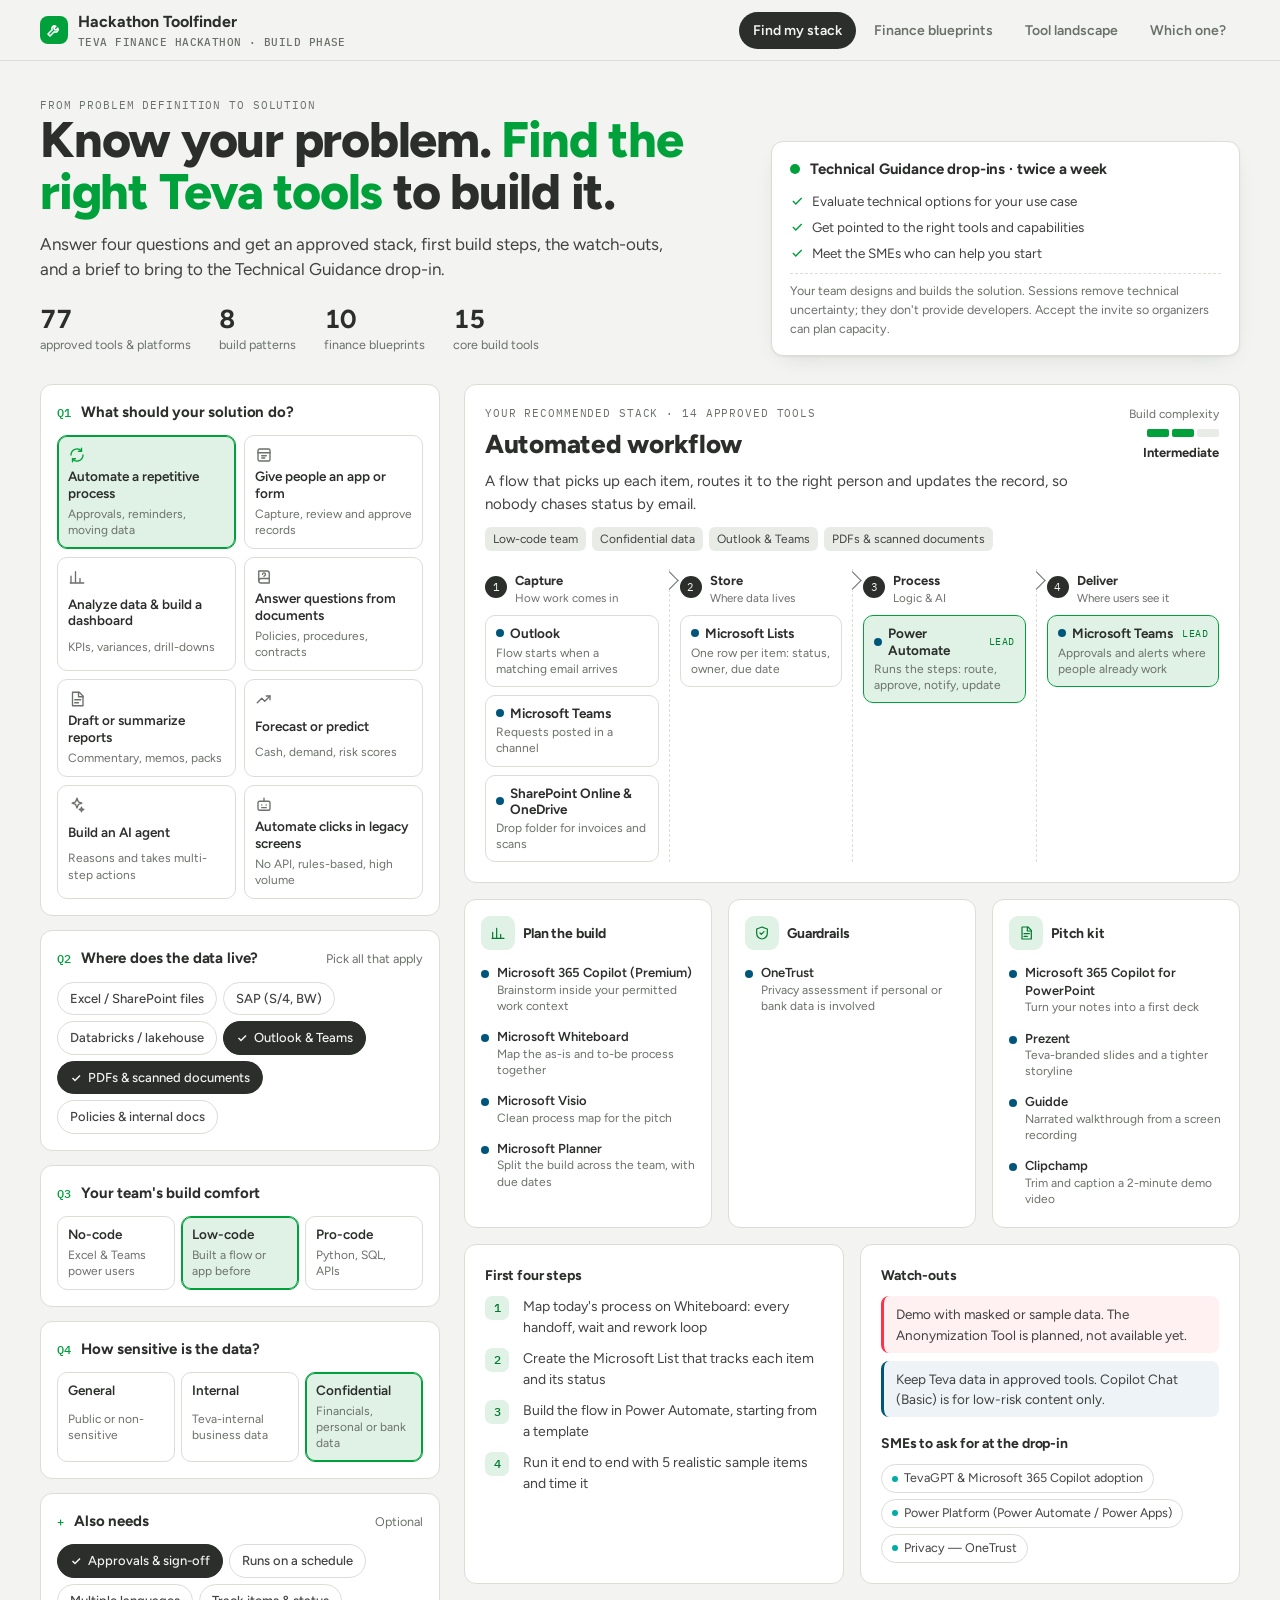
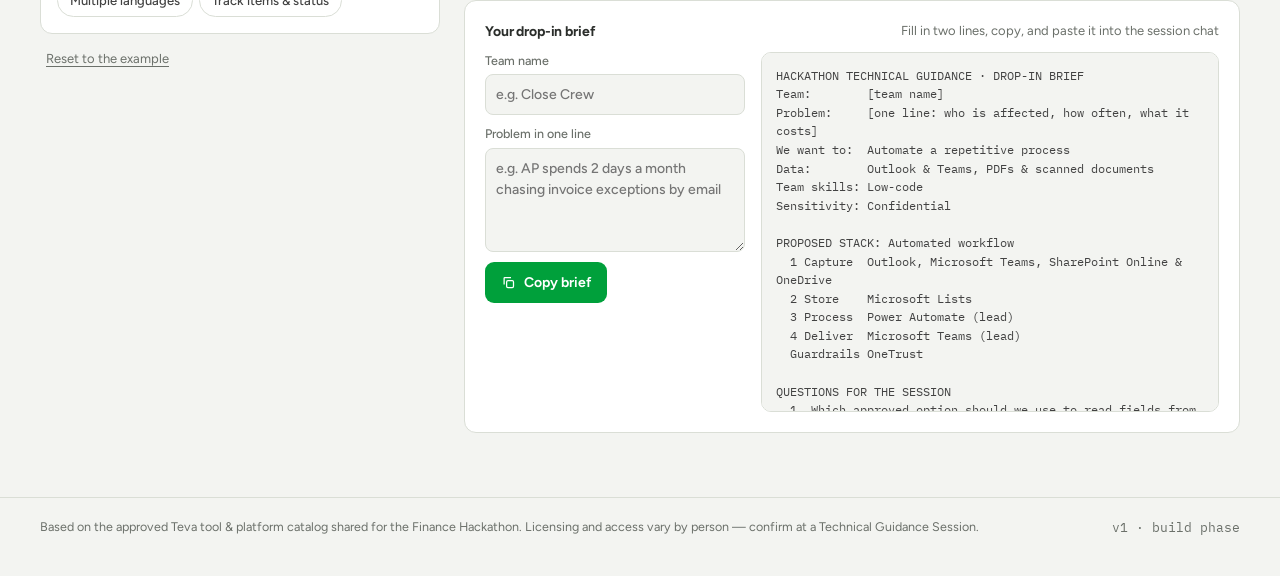
<file: teva-hackathon-toolfinder/index.html>
<!doctype html>
<html lang="en">
<head>
<meta charset="utf-8">
<meta name="viewport" content="width=device-width,initial-scale=1,viewport-fit=cover">
<style>body{margin:0}[hidden]{display:none!important}img{max-width:100%}</style>
</head>
<body>
<title>Hackathon Toolfinder</title>
<link rel="preconnect" href="https://fonts.googleapis.com">
<link rel="preconnect" href="https://fonts.gstatic.com" crossorigin>
<link rel="stylesheet" href="https://fonts.googleapis.com/css2?family=Figtree:wght@300;400;500;600;700;800&family=IBM+Plex+Mono:wght@400;500&display=swap">
<style>
/* Layout: sticky top bar + tabs; Finder = question rail (left) beside a live stack blueprint (right). Teva brand palette, green leads. */
:root{
  --bg:#F3F4F1; --surface:#FFFFFF; --surface-2:#E9ECE6; --ink:#2B2E2B; --text:#424242; --muted:#6B706A; --line:#DADED6;
  --green:#00A03B; --green-ink:#FFFFFF; --green-soft:#E0F2E5; --green-deep:#007A2D;
  --blue:#00567A; --teal:#00ACA8; --teal-2:#3C7E79; --lime:#AFCB37; --magenta:#AA198D; --red:#FB3449;
  --st-strategic:#00A03B; --st-approved:#00567A; --st-conditional:#3C7E79; --st-pilot:#AA198D; --st-legacy:#D92A3E; --st-planned:#8A8F88; --st-service:#008E8A; --st-confirm:#7C9420;
  --shadow:0 1px 2px rgba(30,40,30,.06),0 8px 24px -12px rgba(30,40,30,.18);
  --font:"Teva Sans","Figtree",system-ui,-apple-system,"Segoe UI",sans-serif;
  --mono:"IBM Plex Mono",ui-monospace,"SFMono-Regular",Menlo,monospace;
  --r:12px;
}
@media (prefers-color-scheme:dark){:root:not([data-theme="light"]){
  --bg:#0F1311; --surface:#161B18; --surface-2:#1E2521; --ink:#EEF2ED; --text:#D3D9D2; --muted:#93A095; --line:#2A332D;
  --green:#2BC765; --green-ink:#06210F; --green-soft:#16301F; --green-deep:#5BDB8A;
  --blue:#4FA8CF; --teal:#2FD0CB; --teal-2:#6FB3AD; --lime:#C4DD5A; --magenta:#E05BC6; --red:#FF6B7A;
  --st-strategic:#2BC765; --st-approved:#4FA8CF; --st-conditional:#6FB3AD; --st-pilot:#E05BC6; --st-legacy:#FF6B7A; --st-planned:#8C978F; --st-service:#2FD0CB; --st-confirm:#C4DD5A;
  --shadow:0 1px 2px rgba(0,0,0,.3),0 10px 30px -14px rgba(0,0,0,.6); color-scheme:dark}}
:root[data-theme="dark"]{
  --bg:#0F1311; --surface:#161B18; --surface-2:#1E2521; --ink:#EEF2ED; --text:#D3D9D2; --muted:#93A095; --line:#2A332D;
  --green:#2BC765; --green-ink:#06210F; --green-soft:#16301F; --green-deep:#5BDB8A;
  --blue:#4FA8CF; --teal:#2FD0CB; --teal-2:#6FB3AD; --lime:#C4DD5A; --magenta:#E05BC6; --red:#FF6B7A;
  --st-strategic:#2BC765; --st-approved:#4FA8CF; --st-conditional:#6FB3AD; --st-pilot:#E05BC6; --st-legacy:#FF6B7A; --st-planned:#8C978F; --st-service:#2FD0CB; --st-confirm:#C4DD5A;
  --shadow:0 1px 2px rgba(0,0,0,.3),0 10px 30px -14px rgba(0,0,0,.6); color-scheme:dark}

*{box-sizing:border-box}
body{background:var(--bg);color:var(--text);font-family:var(--font);font-size:15px;line-height:1.5;-webkit-font-smoothing:antialiased}
h1,h2,h3,h4{color:var(--ink);margin:0;text-wrap:balance;letter-spacing:-.01em}
p{margin:0}
button{font:inherit;color:inherit}
:focus-visible{outline:2px solid var(--green);outline-offset:2px;border-radius:6px}
.mono{font-family:var(--mono);font-variant-numeric:tabular-nums}
.eyebrow{font-family:var(--mono);font-size:11px;letter-spacing:.08em;text-transform:uppercase;color:var(--muted)}
.wrap{max-width:1240px;margin:0 auto;padding-inline:20px}

/* top bar */
.bar{position:sticky;top:env(safe-area-inset-top,0px);z-index:20;background:color-mix(in srgb,var(--bg) 88%,transparent);backdrop-filter:blur(10px);border-bottom:1px solid var(--line)}
.bar-in{display:flex;align-items:center;gap:20px;min-height:60px;flex-wrap:wrap;padding-block:8px}
.brand{display:flex;align-items:center;gap:10px;font-weight:700;color:var(--ink);font-size:16px;white-space:nowrap}
.brand-mark{width:28px;height:28px;border-radius:8px;background:var(--green);display:grid;place-items:center;color:var(--green-ink)}
.brand small{display:block;font-weight:500;color:var(--muted);font-size:11px;font-family:var(--mono);letter-spacing:.04em}
.tabs{display:flex;gap:4px;margin-left:auto;overflow-x:auto;scrollbar-width:none}
.tab{border:0;background:none;padding:8px 14px;border-radius:999px;cursor:pointer;font-weight:600;font-size:14px;color:var(--muted);white-space:nowrap}
.tab:hover{color:var(--ink);background:var(--surface-2)}
.tab[aria-selected="true"]{background:var(--ink);color:var(--bg)}

/* hero */
.hero{padding-block:36px 20px;display:grid;grid-template-columns:minmax(0,1.5fr) minmax(0,1fr);gap:28px;align-items:end}
.hero h1{font-size:clamp(30px,4.4vw,50px);line-height:1.04;font-weight:800;letter-spacing:-.025em}
.hero h1 em{font-style:normal;color:var(--green)}
.hero p.lede{margin-top:14px;font-size:17px;max-width:58ch;color:var(--text)}
.dropin{background:var(--surface);border:1px solid var(--line);border-radius:var(--r);padding:16px 18px;display:grid;gap:10px;box-shadow:var(--shadow)}
.dropin-top{display:flex;align-items:center;gap:10px}
.pulse{width:10px;height:10px;border-radius:50%;background:var(--green);box-shadow:0 0 0 0 color-mix(in srgb,var(--green) 60%,transparent);animation:pulse 2s infinite}
@keyframes pulse{70%{box-shadow:0 0 0 10px transparent}100%{box-shadow:0 0 0 0 transparent}}
.dropin h3{font-size:15px}
.dropin ul{margin:0;padding:0;list-style:none;display:grid;gap:6px;font-size:13.5px}
.dropin li{display:flex;gap:8px}
.dropin li svg{flex:none;margin-top:3px;color:var(--green)}
.dropin .fine{font-size:12.5px;color:var(--muted);border-top:1px dashed var(--line);padding-top:8px}
.stats{display:flex;gap:28px;flex-wrap:wrap;margin-top:22px}
.stat b{display:block;font-size:26px;color:var(--ink);font-weight:700;font-variant-numeric:tabular-nums;line-height:1.1}
.stat span{font-size:12.5px;color:var(--muted)}

/* panels */
.panel{padding-block:8px 64px}
.finder{display:grid;grid-template-columns:minmax(0,400px) minmax(0,1fr);gap:24px;align-items:start}
.qcol{display:grid;gap:14px}
.q{background:var(--surface);border:1px solid var(--line);border-radius:var(--r);padding:16px}
.q-head{display:flex;align-items:baseline;gap:10px;margin-bottom:12px}
.q-num{font-family:var(--mono);font-size:12px;color:var(--green);font-weight:500}
.q h3{font-size:15px}
.q .sub{font-size:12.5px;color:var(--muted);margin-left:auto;white-space:nowrap}
.goals{display:grid;grid-template-columns:1fr 1fr;gap:8px}
.opt{border:1px solid var(--line);background:var(--surface);border-radius:10px;padding:10px;text-align:left;cursor:pointer;display:grid;gap:4px;transition:border-color .15s,background .15s,transform .15s}
.opt:hover{border-color:color-mix(in srgb,var(--green) 55%,var(--line))}
.opt svg{color:var(--muted)}
.opt b{font-size:13.5px;color:var(--ink);font-weight:600;line-height:1.25}
.opt span{font-size:12px;color:var(--muted);line-height:1.35}
.opt[aria-pressed="true"]{border-color:var(--green);background:var(--green-soft);box-shadow:inset 0 0 0 1px var(--green)}
.opt[aria-pressed="true"] svg{color:var(--green)}
.chips{display:flex;flex-wrap:wrap;gap:6px}
.chip{border:1px solid var(--line);background:var(--surface);border-radius:999px;padding:6px 12px;font-size:13px;cursor:pointer;display:inline-flex;align-items:center;gap:6px;font-weight:500}
.chip:hover{border-color:color-mix(in srgb,var(--green) 55%,var(--line))}
.chip[aria-pressed="true"]{background:var(--ink);color:var(--bg);border-color:var(--ink)}
.chip .tick{display:none}
.chip[aria-pressed="true"] .tick{display:inline}
.seg{display:grid;grid-template-columns:repeat(3,1fr);gap:6px}
.seg .opt{padding:9px 10px}
.reset{justify-self:start;border:0;background:none;color:var(--muted);font-size:13px;cursor:pointer;text-decoration:underline;text-underline-offset:3px}

/* result */
.result{display:grid;gap:16px;min-width:0}
.card{background:var(--surface);border:1px solid var(--line);border-radius:var(--r);padding:20px;min-width:0}
.res-head{display:grid;grid-template-columns:minmax(0,1fr) auto;gap:16px;align-items:start}
.res-head h2{font-size:26px;font-weight:800;margin-top:4px}
.res-head p{margin-top:6px;max-width:62ch}
.meter{display:grid;gap:6px;justify-items:end;text-align:right}
.meter-bars{display:flex;gap:3px}
.meter-bars i{width:22px;height:8px;border-radius:2px;background:var(--surface-2)}
.meter-bars i.on{background:var(--green)}
.meter small{font-size:12px;color:var(--muted)}
.meter b{font-size:13px;color:var(--ink)}
.tags{display:flex;flex-wrap:wrap;gap:6px;margin-top:12px}
.tag{font-size:12px;border-radius:6px;padding:3px 8px;background:var(--surface-2);color:var(--text)}

.flow{display:grid;grid-template-columns:repeat(4,minmax(0,1fr));gap:0;margin-top:18px;position:relative}
.stage{padding:0 10px;position:relative;min-width:0}
.stage:first-child{padding-left:0}
.stage:last-child{padding-right:0}
.stage + .stage{border-left:1px dashed var(--line)}
.stage-h{display:flex;align-items:center;gap:8px;margin-bottom:10px}
.stage-n{width:22px;height:22px;border-radius:50%;background:var(--ink);color:var(--bg);font-family:var(--mono);font-size:11px;display:grid;place-items:center;flex:none}
.stage-h b{font-size:13px;color:var(--ink)}
.stage-h div span{font-size:11.5px;color:var(--muted);display:block;line-height:1.2}
.stage + .stage::before{content:"";position:absolute;left:-7px;top:5px;width:12px;height:12px;border-top:1.5px solid var(--muted);border-right:1.5px solid var(--muted);transform:rotate(45deg);background:var(--surface)}
.picks{display:grid;gap:8px}
.pick{border:1px solid var(--line);border-radius:10px;padding:9px 10px;background:var(--surface);cursor:pointer;text-align:left;display:grid;gap:3px;width:100%;transition:transform .15s,border-color .15s}
.pick:hover{transform:translateY(-1px);border-color:var(--muted)}
.pick.primary{border-color:var(--green);background:linear-gradient(var(--green-soft),var(--green-soft)) padding-box}
.pick-top{display:flex;align-items:center;gap:6px;min-width:0}
.pick-top b{font-size:13.5px;color:var(--ink);font-weight:650;line-height:1.2;min-width:0}
.pick p{font-size:12px;color:var(--muted);line-height:1.35}
.dot{width:8px;height:8px;border-radius:50%;flex:none;background:var(--c,var(--muted))}
.star{margin-left:auto;font-family:var(--mono);font-size:10px;color:var(--green-deep);letter-spacing:.05em;text-transform:uppercase;flex:none}
.empty-stage{font-size:12px;color:var(--muted);border:1px dashed var(--line);border-radius:10px;padding:10px}

.side3{display:grid;grid-template-columns:repeat(3,minmax(0,1fr));gap:16px}
.side3 .card{padding:16px}
.mini-h{display:flex;align-items:center;gap:8px;margin-bottom:10px}
.mini-h h3{font-size:14px}
.mini-list{display:grid;gap:6px}
.mini{display:flex;gap:8px;align-items:flex-start;border:0;background:none;text-align:left;cursor:pointer;padding:4px 0;width:100%}
.mini .dot{margin-top:6px}
.mini b{font-size:13px;color:var(--ink);font-weight:600;display:block}
.mini span{font-size:12px;color:var(--muted);line-height:1.35;display:block}
.mini:hover b{text-decoration:underline;text-underline-offset:3px}

.two{display:grid;grid-template-columns:minmax(0,1fr) minmax(0,1fr);gap:16px}
ol.steps{margin:0;padding:0;list-style:none;counter-reset:s;display:grid;gap:10px}
ol.steps li{counter-increment:s;display:grid;grid-template-columns:28px 1fr;gap:10px;font-size:14px}
ol.steps li::before{content:counter(s);width:24px;height:24px;border-radius:7px;background:var(--green-soft);color:var(--green-deep);font-family:var(--mono);font-size:12px;display:grid;place-items:center;font-weight:500}
.warn{display:grid;gap:8px;margin:0;padding:0;list-style:none}
.warn li{font-size:13.5px;padding:8px 10px 8px 12px;border-radius:8px;background:color-mix(in srgb,var(--red) 7%,var(--surface));border-left:3px solid var(--red)}
.warn li.info{background:color-mix(in srgb,var(--blue) 7%,var(--surface));border-left-color:var(--blue)}
.sme{display:flex;flex-wrap:wrap;gap:6px;margin-top:4px}
.sme span{font-size:12.5px;border:1px solid var(--line);border-radius:999px;padding:4px 10px;display:inline-flex;gap:6px;align-items:center}
.sme span::before{content:"";width:6px;height:6px;border-radius:50%;background:var(--teal)}

.brief{display:grid;grid-template-columns:minmax(0,260px) minmax(0,1fr);gap:16px}
.field{display:grid;gap:4px;font-size:12.5px;color:var(--muted);font-weight:500}
.field input,.field textarea{font:inherit;font-size:14px;color:var(--ink);background:var(--bg);border:1px solid var(--line);border-radius:8px;padding:9px 10px;width:100%;resize:vertical}
.field input:focus,.field textarea:focus{outline:2px solid var(--green);outline-offset:0;border-color:transparent}
pre.brief-out{margin:0;background:var(--bg);border:1px solid var(--line);border-radius:10px;padding:14px;font-family:var(--mono);font-size:12px;line-height:1.55;white-space:pre-wrap;overflow-x:auto;max-height:360px;overflow-y:auto;color:var(--text)}
.btn{border:0;background:var(--green);color:var(--green-ink);font-weight:650;padding:10px 16px;border-radius:9px;cursor:pointer;font-size:14px;display:inline-flex;gap:8px;align-items:center}
.btn:hover{filter:brightness(1.05)}
.btn.ghost{background:var(--surface-2);color:var(--ink)}
.row{display:flex;gap:8px;flex-wrap:wrap;align-items:center}

/* blueprints */
.sec-head{display:flex;align-items:end;justify-content:space-between;gap:16px;flex-wrap:wrap;margin-bottom:18px}
.sec-head h2{font-size:28px;font-weight:800}
.sec-head p{max-width:60ch;color:var(--muted);margin-top:4px}
.bp-grid{display:grid;grid-template-columns:repeat(auto-fill,minmax(280px,1fr));gap:14px}
.bp{background:var(--surface);border:1px solid var(--line);border-radius:var(--r);padding:18px;display:grid;gap:10px;align-content:start}
.bp-top{display:flex;gap:10px;align-items:center}
.bp-ic{width:34px;height:34px;border-radius:9px;display:grid;place-items:center;background:var(--green-soft);color:var(--green-deep);flex:none}
.bp h3{font-size:16px}
.bp .area{font-size:11.5px;color:var(--muted);font-family:var(--mono);text-transform:uppercase;letter-spacing:.06em}
.bp p{font-size:13.5px}
.bp .stackline{display:flex;flex-wrap:wrap;gap:4px}
.bp .stackline span{font-size:11.5px;padding:2px 7px;border-radius:5px;background:var(--surface-2)}
.bp .demo{font-size:12.5px;color:var(--muted);border-top:1px dashed var(--line);padding-top:8px}
.bp .demo b{color:var(--ink);font-weight:600}
.bp .btn{justify-self:start;margin-top:2px;padding:8px 13px;font-size:13px}

/* landscape */
.viz{display:grid;grid-template-columns:minmax(0,1.3fr) minmax(0,1fr);gap:16px;margin-bottom:18px}
.statusbar{display:flex;height:34px;border-radius:8px;overflow:hidden;margin:12px 0}
.statusbar button{border:0;cursor:pointer;background:var(--c);min-width:4px;position:relative;transition:filter .15s,opacity .15s}
.statusbar button:hover{filter:brightness(1.1)}
.statusbar button span{position:absolute;inset:0;display:grid;place-items:center;color:#fff;font-family:var(--mono);font-size:11px;font-weight:500}
.statusbar.filtering button:not(.on){opacity:.25}
.legend{display:flex;flex-wrap:wrap;gap:6px 14px}
.legend button{border:0;background:none;cursor:pointer;display:flex;align-items:center;gap:6px;font-size:12.5px;padding:2px 0;color:var(--text)}
.legend button[aria-pressed="true"]{color:var(--ink);font-weight:700;text-decoration:underline;text-underline-offset:3px}
.legend em{font-style:normal;color:var(--muted);font-family:var(--mono);font-size:11.5px}
.matrix{display:grid;grid-template-columns:auto repeat(3,minmax(0,1fr));gap:4px;margin-top:12px;font-size:12px}
.matrix .mh{color:var(--muted);font-family:var(--mono);font-size:10.5px;text-transform:uppercase;letter-spacing:.05em;align-self:end;padding-bottom:2px;text-align:center}
.matrix .rh{color:var(--muted);font-size:12px;align-self:center;padding-right:6px;white-space:nowrap}
.cell{border:0;border-radius:6px;height:42px;cursor:pointer;background:color-mix(in srgb,var(--green) calc(var(--k) * 1%),var(--surface-2));color:var(--ink);font-family:var(--mono);font-size:13px;font-weight:500}
.cell.hot{color:var(--green-ink)}
.cell[aria-pressed="true"]{outline:2px solid var(--ink);outline-offset:1px}
.filters{display:flex;gap:10px;flex-wrap:wrap;align-items:center;margin-bottom:16px}
.search{flex:1 1 260px;position:relative;min-width:0}
.search input{width:100%;font:inherit;font-size:14px;padding:10px 12px 10px 36px;border-radius:10px;border:1px solid var(--line);background:var(--surface);color:var(--ink)}
.search svg{position:absolute;left:11px;top:50%;transform:translateY(-50%);color:var(--muted)}
.count{font-size:13px;color:var(--muted)}
.cat{margin-bottom:22px}
.cat-h{display:flex;align-items:baseline;gap:10px;margin-bottom:10px;border-bottom:1px solid var(--line);padding-bottom:6px}
.cat-h h3{font-size:15px}
.cat-h span{font-family:var(--mono);font-size:12px;color:var(--muted)}
.tiles{display:grid;grid-template-columns:repeat(auto-fill,minmax(220px,1fr));gap:8px}
.tile{border:1px solid var(--line);background:var(--surface);border-radius:10px;padding:11px 12px;text-align:left;cursor:pointer;display:grid;gap:6px;align-content:start;transition:border-color .15s,transform .15s}
.tile:hover{border-color:var(--muted);transform:translateY(-1px)}
.tile-top{display:flex;gap:8px;align-items:flex-start;justify-content:space-between}
.tile b{font-size:13.5px;color:var(--ink);font-weight:650;line-height:1.25}
.kind{font-family:var(--mono);font-size:10px;text-transform:uppercase;letter-spacing:.06em;color:var(--muted);border:1px solid var(--line);border-radius:4px;padding:1px 5px;flex:none}
.tile .cap{font-size:12px;color:var(--muted)}
.tile-foot{display:flex;align-items:center;justify-content:space-between;gap:8px}
.pill{display:inline-flex;align-items:center;gap:5px;font-size:11px;font-weight:600;color:var(--c);background:color-mix(in srgb,var(--c) 11%,transparent);border-radius:999px;padding:2px 8px;white-space:nowrap}
.pill::before{content:"";width:6px;height:6px;border-radius:50%;background:var(--c)}
.fit{display:flex;gap:2px}
.fit i{width:6px;height:6px;border-radius:50%;background:var(--surface-2)}
.fit i.on{background:var(--green)}
.none{padding:30px;text-align:center;color:var(--muted);border:1px dashed var(--line);border-radius:var(--r)}

/* which one */
.cmp-grid{display:grid;gap:16px}
.cmp{background:var(--surface);border:1px solid var(--line);border-radius:var(--r);padding:18px}
.cmp-h{display:flex;gap:12px;align-items:baseline;flex-wrap:wrap;margin-bottom:12px}
.cmp-h h3{font-size:18px}
.cmp-h p{color:var(--muted);font-size:13.5px}
.cmp-rows{display:grid;grid-template-columns:repeat(auto-fit,minmax(210px,1fr));gap:10px}
.cmp-o{border:1px solid var(--line);border-radius:10px;padding:12px;display:grid;gap:6px;align-content:start;cursor:pointer;background:var(--surface);text-align:left}
.cmp-o:hover{border-color:var(--muted)}
.cmp-o.best{border-color:var(--green);background:var(--green-soft)}
.cmp-o b{font-size:14px;color:var(--ink)}
.cmp-o .when{font-size:13px}
.cmp-o .avoid{font-size:12px;color:var(--muted)}
.cmp-o .badge{font-family:var(--mono);font-size:10px;color:var(--green-deep);text-transform:uppercase;letter-spacing:.06em}

/* drawer */
.scrim{position:fixed;inset:0;background:rgba(10,15,12,.45);z-index:40;opacity:0;pointer-events:none;transition:opacity .2s}
.scrim.open{opacity:1;pointer-events:auto}
.drawer{position:fixed;top:0;right:0;bottom:0;width:min(440px,100%);background:var(--surface);z-index:41;transform:translateX(100%);transition:transform .25s ease;display:flex;flex-direction:column;border-left:1px solid var(--line);padding-top:env(safe-area-inset-top,0px);padding-bottom:env(safe-area-inset-bottom,0px)}
.drawer.open{transform:none}
.dr-head{padding:20px 22px 14px;border-bottom:1px solid var(--line);display:grid;gap:8px}
.dr-close{position:absolute;top:calc(14px + env(safe-area-inset-top,0px));right:14px;border:0;background:var(--surface-2);width:32px;height:32px;border-radius:8px;cursor:pointer;display:grid;place-items:center}
.dr-head h2{font-size:22px;padding-right:40px}
.dr-body{padding:18px 22px;overflow-y:auto;display:grid;gap:18px;align-content:start}
.dr-body h4{font-size:12px;font-family:var(--mono);text-transform:uppercase;letter-spacing:.07em;color:var(--muted);font-weight:500;margin-bottom:6px}
.kv{display:grid;grid-template-columns:auto 1fr;gap:6px 14px;font-size:13.5px}
.kv dt{color:var(--muted)}
.kv dd{margin:0;color:var(--ink)}
.callout{background:var(--green-soft);border-radius:10px;padding:12px 14px;font-size:14px;color:var(--ink)}
.callout.amber{background:color-mix(in srgb,var(--magenta) 10%,var(--surface))}
.pairs{display:flex;flex-wrap:wrap;gap:6px}
.pairs button{border:1px solid var(--line);background:var(--surface);border-radius:999px;padding:5px 11px;font-size:12.5px;cursor:pointer}
.pairs button:hover{border-color:var(--green)}

.toast{position:fixed;left:50%;bottom:calc(20px + env(safe-area-inset-bottom,0px));transform:translate(-50%,20px);background:var(--ink);color:var(--bg);padding:10px 16px;border-radius:10px;font-size:14px;opacity:0;transition:.2s;z-index:50;pointer-events:none}
.toast.show{opacity:1;transform:translate(-50%,0)}
footer{border-top:1px solid var(--line);padding-block:20px 40px;font-size:12.5px;color:var(--muted)}
footer .wrap{display:flex;justify-content:space-between;gap:16px;flex-wrap:wrap}

@media (max-width:1020px){
  .finder{grid-template-columns:1fr}
  .side3{grid-template-columns:1fr}
  .viz{grid-template-columns:1fr}
  .hero{grid-template-columns:1fr}
}
@media (max-width:760px){
  .flow{grid-template-columns:1fr 1fr;row-gap:18px}
  .stage:nth-child(3){padding-left:0;border-left:0}
  .stage:nth-child(3)::before{display:none}
  .two,.brief{grid-template-columns:1fr}
  .res-head{grid-template-columns:1fr}
  .meter{justify-items:start;text-align:left}
  .tabs{margin-left:0;width:100%}
  .wrap{padding-inline:16px}
}
@media (max-width:480px){
  .flow{grid-template-columns:1fr}
  .stage{padding:0!important;border-left:0!important}
  .stage::before{display:none}
  .goals{grid-template-columns:1fr}
  .q .sub{display:none}
}
@media (prefers-reduced-motion:reduce){*{animation:none!important;transition:none!important}}
</style>

<header class="bar">
  <div class="wrap bar-in">
    <div class="brand">
      <span class="brand-mark" aria-hidden="true"><svg width="16" height="16" viewBox="0 0 24 24" fill="none" stroke="currentColor" stroke-width="2.4" stroke-linecap="round" stroke-linejoin="round"><path d="M14.7 6.3a4 4 0 0 0-5.4 5.4L3 18l3 3 6.3-6.3a4 4 0 0 0 5.4-5.4l-2.6 2.6-2.4-.6-.6-2.4z"/></svg></span>
      <span>Hackathon Toolfinder<small>TEVA FINANCE HACKATHON · BUILD PHASE</small></span>
    </div>
    <nav class="tabs" role="tablist" aria-label="Sections">
      <button class="tab" role="tab" id="tab-finder" aria-controls="p-finder" data-tab="finder">Find my stack</button>
      <button class="tab" role="tab" id="tab-blueprints" aria-controls="p-blueprints" data-tab="blueprints">Finance blueprints</button>
      <button class="tab" role="tab" id="tab-catalog" aria-controls="p-catalog" data-tab="catalog">Tool landscape</button>
      <button class="tab" role="tab" id="tab-compare" aria-controls="p-compare" data-tab="compare">Which one?</button>
    </nav>
  </div>
</header>

<main>
  <section class="wrap hero">
    <div>
      <div class="eyebrow">From problem definition to solution</div>
      <h1>Know your problem. <em>Find the right Teva tools</em> to build it.</h1>
      <p class="lede">Answer four questions and get an approved stack, first build steps, the watch-outs, and a brief to bring to the Technical Guidance drop-in.</p>
      <div class="stats" id="stats"></div>
    </div>
    <aside class="dropin" aria-label="Technical Guidance Sessions">
      <div class="dropin-top"><span class="pulse" aria-hidden="true"></span><h3>Technical Guidance drop-ins · twice a week</h3></div>
      <ul>
        <li><svg width="14" height="14" viewBox="0 0 24 24" fill="none" stroke="currentColor" stroke-width="2.5"><path d="M5 12l5 5L20 7"/></svg>Evaluate technical options for your use case</li>
        <li><svg width="14" height="14" viewBox="0 0 24 24" fill="none" stroke="currentColor" stroke-width="2.5"><path d="M5 12l5 5L20 7"/></svg>Get pointed to the right tools and capabilities</li>
        <li><svg width="14" height="14" viewBox="0 0 24 24" fill="none" stroke="currentColor" stroke-width="2.5"><path d="M5 12l5 5L20 7"/></svg>Meet the SMEs who can help you start</li>
      </ul>
      <p class="fine">Your team designs and builds the solution. Sessions remove technical uncertainty; they don't provide developers. Accept the invite so organizers can plan capacity.</p>
    </aside>
  </section>

  <!-- FINDER -->
  <section class="wrap panel" id="p-finder" role="tabpanel" aria-labelledby="tab-finder">
    <div class="finder">
      <div class="qcol" id="questions"></div>
      <div class="result" id="result" aria-live="polite"></div>
    </div>
  </section>

  <!-- BLUEPRINTS -->
  <section class="wrap panel" id="p-blueprints" role="tabpanel" aria-labelledby="tab-blueprints" hidden>
    <div class="sec-head">
      <div><div class="eyebrow">Start from a proven shape</div><h2>Finance blueprints</h2>
      <p>Common finance hackathon problems, each mapped to an approved stack. Pick the closest one and adjust the answers to fit your team.</p></div>
    </div>
    <div class="bp-grid" id="bp-grid"></div>
  </section>

  <!-- CATALOG -->
  <section class="wrap panel" id="p-catalog" role="tabpanel" aria-labelledby="tab-catalog" hidden>
    <div class="sec-head">
      <div><div class="eyebrow">Approved tools &amp; platforms at Teva</div><h2>Tool landscape</h2>
      <p>Every item from the approved catalog, sorted by what it does. Click a bar, a cell or a tile to filter and dig in.</p></div>
    </div>
    <div class="viz">
      <div class="card">
        <div class="eyebrow">Lifecycle status</div>
        <div class="statusbar" id="statusbar" role="group" aria-label="Filter by status"></div>
        <div class="legend" id="legend"></div>
      </div>
      <div class="card">
        <div class="eyebrow">Hackathon fit × build skill</div>
        <div class="matrix" id="matrix"></div>
      </div>
    </div>
    <div class="filters">
      <label class="search"><svg width="16" height="16" viewBox="0 0 24 24" fill="none" stroke="currentColor" stroke-width="2"><circle cx="11" cy="11" r="7"/><path d="M20 20l-3.5-3.5"/></svg><input id="q" type="search" placeholder="Search: dashboard, translate, forecast, approval…" aria-label="Search tools"></label>
      <div class="chips" id="kindchips"></div>
      <button class="reset" id="clearf" type="button">Clear filters</button>
      <span class="count" id="count"></span>
    </div>
    <div id="catalog"></div>
  </section>

  <!-- COMPARE -->
  <section class="wrap panel" id="p-compare" role="tabpanel" aria-labelledby="tab-compare" hidden>
    <div class="sec-head">
      <div><div class="eyebrow">The questions teams ask most</div><h2>Which one should we use?</h2>
      <p>Side-by-side picks for the tools people mix up. The green card is the usual hackathon default.</p></div>
    </div>
    <div class="cmp-grid" id="cmp"></div>
  </section>
</main>

<footer><div class="wrap"><span>Based on the approved Teva tool &amp; platform catalog shared for the Finance Hackathon. Licensing and access vary by person — confirm at a Technical Guidance Session.</span><span class="mono">v1 · build phase</span></div></footer>

<div class="scrim" id="scrim"></div>
<aside class="drawer" id="drawer" role="dialog" aria-modal="true" aria-labelledby="dr-title" aria-hidden="true">
  <button class="dr-close" id="dr-close" aria-label="Close"><svg width="16" height="16" viewBox="0 0 24 24" fill="none" stroke="currentColor" stroke-width="2.2"><path d="M6 6l12 12M18 6L6 18"/></svg></button>
  <div class="dr-head" id="dr-head"></div>
  <div class="dr-body" id="dr-body"></div>
</aside>
<div class="toast" id="toast" role="status"></div>

<script>
/* ---------- DATA: approved catalog ---------- */
const CATS={
  conv:"Conversation AI Assistants / Agents", collab:"Collaboration & Meeting Mgmt.", trans:"Translation",
  create:"Images & File Generation", learn:"Learning & Video Creation", task:"Task Management",
  auto:"Automation & Software Development", cloud:"Cloud Infrastructure & Operations", data:"Data Analytics",
  gov:"Data Governance & Management", priv:"Data Governance, Privacy & Compliance", aigov:"AI Governance & Assurance"
};
const STATUS={
  strategic:{label:"Strategic standard",c:"var(--st-strategic)",hint:"The enterprise default. Build here first."},
  approved:{label:"Approved",c:"var(--st-approved)",hint:"Approved for use within its recommended scope."},
  conditional:{label:"Conditional",c:"var(--st-conditional)",hint:"Use only when the standard option can't meet the need."},
  pilot:{label:"Pilot only",c:"var(--st-pilot)",hint:"Controlled pilot. Use only if your team is enrolled; don't plan to scale."},
  confirm:{label:"Confirm access",c:"var(--st-confirm)",hint:"Named in the hackathon invitation but not in the approved catalog. Confirm at a drop-in."},
  legacy:{label:"Legacy",c:"var(--st-legacy)",hint:"Kept for existing workloads during migration. No new builds."},
  service:{label:"Employee service",c:"var(--st-service)",hint:"A finished service you use, not a platform to build on."},
  planned:{label:"Planned",c:"var(--st-planned)",hint:"Not available yet. Pending vendor or solution selection."}
};
const SKILL={1:"No-code",2:"Low-code",3:"Pro-code"};
const FIT={3:"Core build",2:"Useful",1:"Situational",0:"Not for builds"};
// [id, kind, name, cat, capability, description, recommended use, status, hackathonFit 0-3, skill 1-3]
const RAW=[
["copilot-chat","Tool","Copilot Chat (Basic)","conv","General AI Chat & Drafting","Browser-based AI assistant for general questions, drafting, summarization, brainstorming, and lightweight coding support without requiring licensed Microsoft 365 work context.","Use for quick, low-risk questions, brainstorming, summarization, and drafting that does not require deep Microsoft 365 work context.","approved",2,1],
["m365-copilot","Tool","Microsoft 365 Copilot (Premium)","conv","Context-Aware Productivity Assistance","AI assistant embedded across Microsoft 365 applications that uses permitted work context to draft, summarize, analyze, and create content.","Use when licensed users need AI assistance grounded in their permitted emails, meetings, files, and Microsoft 365 application context.","approved",3,1],
["copilot-notebook","Tool","Copilot Notebook","conv","Source-Grounded Research & Synthesis","Source-grounded Copilot workspace that synthesizes selected files, emails, meetings, and chats into focused briefs, summaries, and plans.","Use to synthesize a defined collection of files, emails, meetings, and chats into a focused brief, summary, or action plan.","approved",2,1],
["tevagpt","Tool","TevaGPT","conv","Enterprise Knowledge Q&A","Internal generative AI assistant that uses retrieval-augmented generation to answer questions from approved Teva documents and data.","Use as the preferred assistant for questions involving approved internal or regulated Teva knowledge and documentation.","strategic",3,1],
["askhr","Tool","AskHR","conv","HR Virtual Assistance","Employee-facing HR virtual assistant that provides 24/7 policy, benefits, leave, and case-support guidance through Teams and desktop channels.","Use as the first employee channel for routine HR policies, benefits, leave, and case-routing questions.","service",0,1],
["it-va","Tool","IT Virtual Agent","conv","IT Service Virtual Assistance","Employee-facing IT support assistant that handles common requests, troubleshooting, ticket creation, and ticket-status enquiries before service-desk escalation.","Use as the first employee channel for common IT issues, access requests, password support, and ticket-status enquiries.","service",0,1],
["teams","Tool","Microsoft Teams","collab","Team Collaboration & Meetings","Enterprise collaboration service for chat, channels, meetings, calling, and shared-file teamwork.","Use for everyday team communication, meetings, calls, channels, and collaborative file work.","approved",2,1],
["loop","Tool","Microsoft Loop","collab","Collaborative Workspaces","Collaborative workspace for creating portable, real-time components such as agendas, notes, task lists, and project content across Microsoft 365.","Use for lightweight, live co-authoring of agendas, notes, task lists, and reusable content across Microsoft 365.","approved",1,1],
["outlook","Tool","Outlook","collab","Email & Calendaring","Enterprise email, calendar, contacts, and scheduling application for internal and external communication.","Use for formal email, external communication, personal calendars, invitations, and meeting scheduling.","approved",1,1],
["sharepoint","Tool","SharePoint Online & OneDrive","collab","Document Management & File Sharing","Microsoft 365 services for governed team sites, document libraries, intranet content, personal cloud storage, and secure file sharing.","Use as the default Microsoft 365 location for governed team documents, intranet content, personal files, and secure sharing.","approved",3,1],
["forms","Tool","Microsoft Forms","collab","Forms, Surveys & Quizzes","Microsoft 365 application for creating surveys, polls, quizzes, registrations, and structured response collections.","Use for simple surveys, polls, quizzes, registrations, and structured information collection.","approved",3,1],
["lists","Tool","Microsoft Lists","collab","Structured List Tracking","Lightweight Microsoft 365 application for tracking structured items, requests, issues, inventories, and simple workflows.","Use for lightweight tracking of requests, issues, inventories, actions, or other structured team records.","approved",3,1],
["whiteboard","Tool","Microsoft Whiteboard","collab","Visual Collaboration & Whiteboarding","Digital canvas for collaborative brainstorming, workshops, sketching, and visual idea mapping.","Use for workshops, brainstorming, visual ideation, and collaborative free-form planning.","approved",2,1],
["bookings","Tool","Microsoft Bookings","collab","Appointment Scheduling","Appointment-scheduling application that publishes available time slots and synchronizes bookings with Outlook calendars.","Use when internal or external users need to select available appointment or service time slots.","approved",1,1],
["confluence-tool","Tool","Atlassian Confluence","collab","Enterprise Wiki & Documentation","Enterprise collaboration and knowledge-management tool for creating, organizing, and governing team documentation, standards, and project content.","Use for governed team knowledge, delivery documentation, standards, procedures, and project artefacts requiring structured spaces.","approved",1,1],
["teams-premium","Tool","Microsoft Teams Premium","collab","Intelligent Meetings & Live Translation","Teams add-on providing enhanced meeting intelligence, live translation, meeting protection, and advanced event capabilities.","Use for meetings requiring advanced protection, intelligent recaps, live translation, or enhanced event capabilities.","approved",0,1],
["onenote","Tool","OneNote","collab","Digital Note-Taking","Digital notebook for organizing free-form notes, research, meeting records, drawings, and supporting files.","Use for personal or shared free-form notes, research, meeting records, and reference material.","approved",1,1],
["copilot-translate","Tool","M365 Copilot / Copilot Chat (translation)","trans","AI-Assisted Translation","AI-assisted translation option for translating or rewriting text and documents through Copilot experiences.","Use for convenient AI-assisted translation or rewriting when specialized document handling is not required.","approved",1,1],
["ms-translator","Tool","Microsoft Translator in M365","trans","AI-Assisted Translation","Built-in Microsoft 365 translation service for selected text, documents, captions, and subtitles.","Use for built-in translation of selected text, Office documents, captions, and subtitles within Microsoft 365.","approved",1,1],
["teva-translate","Tool","Teva Translate","trans","AI-Assisted Translation","Internal translation service for multiple document formats and languages, including layout preservation and optical character recognition.","Use for internal multilingual documents that require file-format support, layout preservation, or OCR.","approved",2,1],
["snagit","Tool","Snagit","create","Screen Capture & Recording","Screen-capture and lightweight recording tool for creating annotated screenshots, short videos, and instructional visuals.","Use to capture and annotate screens or create short instructional recordings and visual guides.","approved",2,1],
["copilot-create","Tool","Microsoft 365 Copilot Create","create","AI Content Generation","AI-assisted Microsoft 365 creation experience for generating visual content, slide concepts, outlines, and branded drafts from prompts.","Use to rapidly generate first drafts of visuals, slide concepts, outlines, and branded content from prompts.","approved",2,1],
["copilot-office","Tool","M365 Copilot for Office Apps & Outlook","create","AI Writing & Summarization","AI writing assistant in Word and Outlook for drafting, summarizing, rewriting, and improving documents and messages.","Use to draft, summarize, rewrite, and improve documents or emails within Word and Outlook.","approved",2,1],
["copilot-excel","Tool","Microsoft 365 Copilot for Excel","create","Conversational Data Analysis","AI analysis assistant in Excel for exploring data, creating formulas and visualizations, and identifying trends or anomalies through natural-language requests.","Use to explore spreadsheet data, generate formulas and charts, and identify trends or anomalies through natural language.","approved",3,1],
["copilot-ppt","Tool","Microsoft 365 Copilot for PowerPoint","create","AI Presentation Generation","AI presentation assistant that creates and refines slide decks from prompts, documents, and existing presentation content.","Use to create or refine presentation drafts from prompts, documents, notes, or existing slides.","approved",3,1],
["visio","Tool","Microsoft Visio","create","Process & Technical Diagramming","Professional diagramming application for process maps, organizational charts, system architectures, network diagrams, and technical flows.","Use for formal process maps, organizational charts, network diagrams, and technical architecture documentation.","approved",2,1],
["lucidchart","Tool","Lucidchart","create","Process & Technical Diagramming","Cloud-based collaborative diagramming application for process maps, system designs, flowcharts, and real-time visual collaboration.","Use for collaborative cloud-based diagramming when teams require real-time editing and cross-platform participation.","approved",2,1],
["adobe","Tool","Adobe Creative Cloud (Express & Acrobat)","create","Creative Design & PDF Management","Creative and document suite for producing branded visual content and creating, editing, converting, signing, and managing PDF files.","Use for professional visual design, branded assets, and advanced PDF creation, editing, conversion, signing, or management.","approved",1,1],
["prezent","Tool","Prezent","create","AI Presentation Generation","AI-assisted presentation platform for generating company-branded slides, improving storylines, and applying design standards.","Use to create company-branded presentations quickly and improve slide design and storyline consistency.","approved",2,1],
["myteva-search","Tool","myteva AI Search","conv","Enterprise Knowledge Search","Natural-language enterprise search tool for finding and summarizing information published on the myteva intranet.","Use to find and summarize information published on the myteva intranet through natural-language queries.","approved",1,1],
["clipchamp","Tool","Clipchamp","learn","Video Editing","Cloud-based video editor for recording, trimming, combining, captioning, and publishing simple videos from templates and media assets.","Use for straightforward editing, captioning, and publishing of recorded or template-based business videos.","approved",2,1],
["synthesia","Tool","Synthesia","learn","AI Avatar Video Generation","AI video-generation tool that creates narrated videos with virtual presenters from scripts in multiple languages.","Use to produce multilingual presenter-led videos from scripts without filming people or studios.","approved",1,1],
["vyond","Tool","Vyond","learn","Animated Video Creation","Animated-video authoring tool for creating character-based explainers, training content, and business stories.","Use to create animated explainers, training scenarios, and character-based business stories.","approved",1,1],
["guidde","Tool","Guidde","learn","Guided Tutorial Creation","AI-assisted documentation tool that converts screen recordings into narrated, step-by-step video guides and how-to content.","Use to turn screen-based processes into narrated step-by-step tutorials and software guidance.","approved",2,1],
["genially","Tool","Genially","learn","Interactive Learning Content","Interactive content-authoring platform for presentations, infographics, quizzes, and digital learning experiences.","Use to build interactive presentations, infographics, quizzes, and engaging learning experiences.","approved",1,1],
["planner","Tool","Microsoft Planner","task","Team Task Planning","Team task-management application for organizing work through plans, boards, assignments, due dates, and progress tracking.","Use for team-level task boards, assignments, due dates, and straightforward progress tracking.","approved",2,1],
["planner-premium","Tool","Microsoft Planner Premium (Plan 1 & 3)","task","Portfolio & Project Planning","Advanced project-planning service with timelines, dependencies, milestones, goals, workload views, and reporting.","Use for projects requiring timelines, dependencies, milestones, workload views, goals, and advanced reporting.","approved",1,1],
["todo","Tool","Microsoft To Do","task","Personal Task Management","Personal task-management application for daily priorities, reminders, recurring tasks, and individual lists.","Use for personal daily priorities, reminders, recurring tasks, and individual follow-ups; use Planner or Jira when work requires team ownership, dependencies, or governed delivery.","approved",0,1],
["jira-tool","Tool","Atlassian Jira","task","Agile Work & Issue Tracking","Enterprise work-management tool for structured project delivery, issue tracking, backlogs, workflows, and agile team planning.","Use for structured project, backlog, issue, and workflow management where enterprise configuration and governance are required.","approved",1,1],
["power-automate","Tool","Power Automate","auto","Workflow Automation","Low-code Microsoft service for automating approvals, notifications, data movement, and repetitive workflows across connected applications.","Use for low-code approvals, notifications, integrations, and repetitive workflows across Microsoft and connected services.","approved",3,2],
["power-apps","Tool","Power Apps","auto","Low-Code App Development","Low-code Microsoft platform for building custom business applications, forms, and process interfaces connected to enterprise data.","Use to build low-code business applications and forms connected to governed enterprise data and workflows.","approved",3,2],
["github-copilot","Tool","GitHub Copilot","auto","AI Coding Assistance","AI coding assistant that provides contextual code completion, generation, explanation, and development support within supported engineering environments.","Use to assist developers with code completion, generation, explanation, refactoring, and tests inside supported development environments.","approved",3,3],
["ms-cowork","Tool","Microsoft Cowork","conv","Agentic Knowledge Work","Microsoft-based agentic work assistant for non-developers, currently positioned as a controlled pilot for multi-step knowledge-work tasks.","Use only within the approved pilot for Microsoft-based, multi-step agentic knowledge-work scenarios; do not scale before the bake-off decision.","pilot",1,1],
["anthropic-cowork","Tool","Anthropic Cowork","conv","Agentic Knowledge Work","Claude-based agentic work assistant for non-developers, currently positioned as a controlled pilot for multi-step knowledge-work tasks.","Use only within the approved pilot for Claude-based, multi-step agentic knowledge-work scenarios; do not scale before the bake-off decision.","pilot",1,1],
["copilot-studio","Tool","Copilot Studio","conv","Low-Code Agent Building","Microsoft low-code environment for building custom copilots and agents with topics, knowledge sources, and actions.","Named in the hackathon invitation alongside Power Automate and Power Apps, but not listed in the approved catalog. Confirm availability at a Technical Guidance Session before planning around it.","confirm",2,2],
["azure","Platform","Azure","cloud","Cloud Compute, Storage & Networking","Enterprise public-cloud foundation providing compute, storage, networking, security, and managed services for the data and AI estate.","Use as the default enterprise cloud foundation for approved compute, storage, networking, security, data, and AI workloads.","strategic",2,3],
["sap-bdc","Platform","SAP Business Data Cloud (BDC)","data","SAP Data Products & Federation","SAP-managed data platform for governed SAP data products, federated access, and integration of business data across SAP environments.","Use to publish and access governed SAP data products and federate SAP business data across the enterprise architecture.","approved",1,3],
["datasphere","Platform","SAP Datasphere","data","SAP Semantic Modeling & Warehousing","SAP cloud data-warehouse and semantic-modeling service used to integrate, model, and serve governed SAP business data.","Use for SAP-centric data integration, semantic modelling, warehousing, and migration of eligible SAP BW content.","approved",2,3],
["databricks","Platform","Databricks (ADB)","data","Lakehouse, Data Engineering & AI","Enterprise lakehouse platform for data engineering, analytics, machine learning, model operations, and agentic AI workloads on Azure.","Use as the strategic lakehouse for large-scale data engineering, analytics, machine learning, and agentic AI workloads.","strategic",3,3],
["sac","Platform","SAP Analytics Cloud (SAC)","data","SAP Analytics & Planning","SAP-native cloud service for business intelligence, enterprise reporting, planning, and forecasting across SAP-connected data.","Use primarily for SAP-integrated planning and reporting that cannot be served appropriately through the enterprise Power BI standard.","conditional",2,2],
["anthropic-claude","Platform","Anthropic (Claude)","conv","Large Language Model APIs","Provider of Claude large-language models used through governed APIs for enterprise generative AI and agentic use cases.","Use as the primary governed production LLM for approved enterprise generative AI and agentic use cases routed through the AI gateway.","strategic",3,3],
["openai","Platform","OpenAI","conv","Large Language Model APIs","Provider of GPT large-language-model APIs retained to support governed generative AI use cases and multi-model optionality.","Use when an approved use case requires GPT capabilities or multi-model resilience not adequately provided by the primary LLM.","conditional",1,3],
["ai-foundry","Platform","Azure AI Foundry / Agentic","conv","AI Agent Development & Orchestration","Azure-based development and orchestration environment for building, evaluating, governing, and operating enterprise AI agents and model-powered applications.","Use to build, evaluate, orchestrate, register, and govern enterprise AI agents and model-powered applications on Azure.","strategic",3,3],
["knowledge-graph","Platform","Knowledge Graph / Semantic Layer","data","Enterprise Semantics & Ontology","Enterprise semantic layer and ontology capability that links concepts and data across domains to support consistent analytics and AI reasoning.","Use when analytics or AI solutions require consistent enterprise concepts, relationships, and cross-domain reasoning.","approved",1,3],
["power-bi","Platform","Microsoft Power BI","data","Enterprise BI & Visualization","Enterprise business-intelligence platform for governed semantic models, interactive dashboards, reports, visual analysis, and self-service analytics.","Use as the enterprise standard for governed dashboards, reports, semantic models, and self-service visual analytics.","strategic",3,2],
["tableau","Platform","Tableau","data","Enterprise BI & Visualization","Legacy departmental business-intelligence platform for interactive dashboards and visual analytics, retained only for residual workloads pending migration.","Use only for supported residual dashboards during migration; do not create new workloads where Power BI meets the requirement.","legacy",0,2],
["informatica-idmc","Platform","Informatica IDMC","gov","Data Integration, Catalog & Quality","Cloud data-management platform providing data integration, cataloguing, lineage, marketplace, data-quality, and governance capabilities.","Use for enterprise data integration, cataloguing, lineage, marketplace, data-quality, and governance processes.","approved",1,3],
["r360","Platform","Informatica Reference 360 (R360)","gov","Reference Data Management","Reference-data management service for governing shared code sets, classifications, hierarchies, and reference values across systems.","Use to govern shared reference values, code sets, classifications, and hierarchies across multiple systems.","approved",0,3],
["c360","Platform","Informatica Customer 360 (MDM)","gov","Customer Master Data Management","Customer master-data management service for matching, consolidating, governing, and improving trusted customer records.","Use to create and govern trusted customer master records across contributing business systems.","approved",0,3],
["unity-catalog","Platform","Unity Catalog","gov","Lakehouse Catalog, Lineage & Access","Databricks-native governance service for cataloguing data and AI assets, controlling access, and capturing lineage across the lakehouse.","Use for Databricks-native cataloguing, lineage, permissions, and governance of lakehouse data and AI assets.","approved",1,3],
["mlflow","Platform","MLflow","data","Model Lifecycle, Registry & Tracking","Model-lifecycle platform for experiment tracking, model packaging, registry, evaluation, deployment support, and operational governance.","Use as the standard lifecycle service for experiment tracking, model registry, evaluation, packaging, and deployment governance.","strategic",2,3],
["onetrust","Platform","OneTrust","priv","Privacy Management & Policy Enforcement","Privacy and data-governance platform for managing privacy obligations, consent, data-use policies, and access-control requirements.","Use for privacy assessments, consent and obligation management, data-use policies, and governed access-control requirements.","approved",1,2],
["saidot","Platform","Saidot","aigov","AI Risk Assessment & Evidence Management","AI governance application for classifying AI-system risk, managing assessments and evidence, and maintaining an auditable review trail.","Use as the system of record for AI risk classification, assessments, supporting evidence, approvals, and audit trails.","strategic",2,1],
["datarobot","Platform","DataRobot","data","Automated Machine Learning","Automated machine-learning platform for developing, validating, deploying, and monitoring predictive models with reduced manual modelling effort.","Use only for existing or justified AutoML workloads while assessing migration to Databricks ML and MLflow at renewal.","legacy",0,2],
["automation-anywhere","Platform","Automation Anywhere (RPA)","auto","Robotic Process Automation","Enterprise robotic-process-automation platform for building and operating software bots that execute repetitive, rules-based tasks across systems.","Use for high-volume, rules-based automation spanning legacy applications where API or low-code integration is impractical.","conditional",2,2],
["jira-platform","Platform","Jira (Atlassian)","task","Agile Work & Issue Tracking","Enterprise agile delivery platform for managing work, backlogs, issues, workflows, releases, and delivery reporting across teams.","Use as the governed enterprise platform for agile delivery, backlogs, issues, workflows, releases, and team reporting.","approved",1,1],
["confluence-platform","Platform","Confluence (Atlassian)","collab","Enterprise Wiki & Documentation","Enterprise knowledge platform for maintaining delivery documentation, standards, procedures, decisions, and project artefacts.","Use for governed delivery knowledge, procedures, standards, decisions, and project documentation linked to Jira workflows.","approved",1,1],
["devops-github","Platform","Azure DevOps & GitHub Enterprise","auto","Source Control, CI/CD & AI Coding","Enterprise software-development platform combining source control, collaboration, security, CI/CD integration, and AI-assisted coding.","Use as the strategic engineering platform for source control, code collaboration, security, CI/CD integration, and AI-assisted development.","strategic",2,3],
["tosca","Platform","Tosca (Tricentis)","auto","Automated & Model-Based Testing","Enterprise test-automation platform for model-based functional testing, regression coverage, and quality assurance across business applications.","Use for repeatable automated regression and model-based testing of complex or regulated business applications.","approved",0,3],
["power-platform","Platform","Microsoft Power Platform","auto","Citizen Development & Automation","Enterprise low-code platform combining Power Apps and Power Automate for citizen-developed applications, workflows, and process automation.","Use as the governed enterprise platform for citizen-developed applications, workflow automation, and low-code process solutions.","strategic",3,2],
["splunk","Platform","Splunk (Observability)","cloud","Log Analytics & Operational Observability","Observability and log-analytics platform for collecting, searching, correlating, and monitoring operational machine data and events.","Use for existing on-premises log analytics and operational monitoring while evaluating consolidation with native cloud observability.","legacy",0,3],
["coursera","Platform","Coursera + LinkedIn Learning","learn","Digital Learning & Skills Development","Digital learning platforms providing on-demand courses and skills development for enterprise data, AI, technology, and business capability building.","Use for approved self-paced data, AI, technology, and business-skills development aligned with enterprise learning programs.","approved",2,1],
["qlik-legacy","Platform","Qlik / QlikView / Cognos / Oracle / Hyperion","data","Legacy BI & Financial Reporting","Combined legacy reporting, dashboarding, analytics, and financial-consolidation estate targeted for migration to strategic BI and SAP platforms.","Use only to maintain required legacy reporting and consolidation during migration to Power BI, SAP Datasphere, or other strategic platforms.","legacy",0,2],
["anonymization","Platform","Anonymization Tool","priv","Data Anonymization & Synthetic Data","Planned capability for anonymizing sensitive data and generating synthetic datasets to enable privacy-safe analytics, testing, and AI use cases.","Use after vendor selection to prepare privacy-safe datasets for regulated analytics, testing, data science, and AI use cases.","planned",0,2],
["data-sharing","Platform","Data Sharing Platform","gov","Governed External Data Sharing","Planned governed service for securely exchanging data with external partners or regulators through controlled sharing and clean-room patterns.","Use after solution selection for governed external data collaboration with partners or regulators through controlled sharing patterns.","planned",0,3],
["obs-guardrails","Platform","Observability Guardrails (AI)","aigov","Runtime AI Monitoring & Guardrails","Planned runtime control layer for monitoring AI systems, logging prompts and responses, applying guardrails, and detecting quality or model drift.","Use after solution selection to monitor production AI behavior, log interactions, enforce runtime controls, and detect drift.","planned",0,3],
["data-mgmt-automation","Platform","Data Management Automation","gov","Metadata Discovery, Lineage & Impact","Planned metadata-automation capability for discovering data assets, tracing lineage, and assessing the downstream impact of data changes.","Use after evaluation to automate metadata discovery, lineage capture, and impact analysis across the data estate.","planned",0,3],
["kore","Platform","Kore.ai Platform","conv","Conversational AI Development Platform","Enterprise conversational-AI development platform used to build, deploy, integrate, and govern virtual assistants such as AskHR and the IT Virtual Agent.","Use as the governed build platform for reusable conversational assistants; manage AskHR and the IT Virtual Agent as deployed solutions on it.","approved",1,3]
];
const TOOLS=RAW.map(r=>({id:r[0],kind:r[1],name:r[2],cat:r[3],cap:r[4],desc:r[5],use:r[6],status:r[7],fit:r[8],skill:r[9]}));
const T=Object.fromEntries(TOOLS.map(t=>[t.id,t]));
const CATALOG_COUNT=TOOLS.filter(t=>t.status!=="confirm").length;

const PAIRS={
  "power-automate":["forms","lists","teams","sharepoint","power-apps"],"power-apps":["lists","power-automate","sharepoint","teams"],
  "power-bi":["copilot-excel","databricks","datasphere","teams"],"databricks":["unity-catalog","mlflow","power-bi","ai-foundry"],
  "ai-foundry":["anthropic-claude","saidot","databricks","devops-github"],"anthropic-claude":["ai-foundry","saidot","github-copilot"],
  "tevagpt":["sharepoint","copilot-notebook","myteva-search"],"m365-copilot":["copilot-notebook","copilot-excel","copilot-office"],
  "copilot-excel":["power-bi","sharepoint","copilot-ppt"],"forms":["power-automate","lists"],"lists":["power-automate","power-apps","forms"],
  "automation-anywhere":["power-automate","lists"],"datasphere":["sap-bdc","power-bi","sac"],"sac":["datasphere","sap-bdc"],
  "copilot-studio":["power-automate","sharepoint","teams","saidot"],"mlflow":["databricks","unity-catalog"],
  "copilot-ppt":["prezent","copilot-create","guidde"],"guidde":["clipchamp","snagit"],"tableau":["power-bi"],"qlik-legacy":["power-bi","datasphere"],
  "datarobot":["databricks","mlflow"],"saidot":["onetrust","ai-foundry"],"teva-translate":["sharepoint","ms-translator"],
  "anthropic-cowork":["ms-cowork","m365-copilot"],"ms-cowork":["anthropic-cowork","m365-copilot"],"kore":["ai-foundry","anthropic-claude"]
};
const SME_OF={
  "power-automate":"Power Platform (Power Automate / Power Apps)","power-apps":"Power Platform (Power Automate / Power Apps)","power-platform":"Power Platform (Power Automate / Power Apps)","copilot-studio":"Power Platform (Power Automate / Power Apps)",
  "power-bi":"Data & Analytics — Power BI","sac":"SAP analytics & planning (SAC)","datasphere":"SAP data — Datasphere / BDC access","sap-bdc":"SAP data — Datasphere / BDC access",
  "databricks":"Databricks platform","mlflow":"Databricks platform","unity-catalog":"Databricks platform",
  "ai-foundry":"AI platform — Azure AI Foundry & AI gateway","anthropic-claude":"AI platform — Azure AI Foundry & AI gateway","kore":"Conversational AI — Kore.ai",
  "saidot":"AI governance — Saidot","onetrust":"Privacy — OneTrust","automation-anywhere":"RPA — Automation Anywhere",
  "tevagpt":"TevaGPT & Microsoft 365 Copilot adoption","m365-copilot":"TevaGPT & Microsoft 365 Copilot adoption","copilot-excel":"TevaGPT & Microsoft 365 Copilot adoption","copilot-notebook":"TevaGPT & Microsoft 365 Copilot adoption","copilot-office":"TevaGPT & Microsoft 365 Copilot adoption",
  "anthropic-cowork":"Cowork pilot owners","ms-cowork":"Cowork pilot owners","azure":"Cloud — Azure","devops-github":"Engineering — Azure DevOps & GitHub"
};

/* ---------- QUESTIONS ---------- */
const IC={
  automate:'<path d="M4 12a8 8 0 0 1 14-5.3M20 12a8 8 0 0 1-14 5.3"/><path d="M18 3v4h-4M6 21v-4h4"/>',
  app:'<rect x="4" y="4" width="16" height="16" rx="2"/><path d="M4 9h16M9 13h6M9 16h4"/>',
  insight:'<path d="M4 20V11M10 20V5M16 20v-6M3 20h18"/>',
  knowledge:'<path d="M5 4h11a3 3 0 0 1 3 3v13H8a3 3 0 0 1-3-3z"/><path d="M5 17a3 3 0 0 1 3-3h11"/><path d="M10 8.5a2 2 0 1 1 2.5 1.9c-.4.2-.5.5-.5 1"/>',
  agent:'<path d="M12 3l1.8 4.7L18.5 9.5l-4.7 1.8L12 16l-1.8-4.7L5.5 9.5l4.7-1.8z"/><path d="M18 15l.8 2.2L21 18l-2.2.8L18 21l-.8-2.2L15 18l2.2-.8z"/>',
  predict:'<path d="M3 17l6-6 4 4 7-7"/><path d="M15 8h5v5"/>',
  content:'<path d="M6 3h9l5 5v13H6z"/><path d="M14 3v6h6M9 13h8M9 17h5"/>',
  legacy:'<rect x="4" y="7" width="16" height="12" rx="2"/><path d="M12 3v4M9 12h.01M15 12h.01M9 15.5h6"/>'
};
const svg=(k,s=18)=>`<svg width="${s}" height="${s}" viewBox="0 0 24 24" fill="none" stroke="currentColor" stroke-width="1.8" stroke-linecap="round" stroke-linejoin="round" aria-hidden="true">${IC[k]}</svg>`;
const GOALS=[
  {id:"automate",label:"Automate a repetitive process",hint:"Approvals, reminders, moving data"},
  {id:"app",label:"Give people an app or form",hint:"Capture, review and approve records"},
  {id:"insight",label:"Analyze data & build a dashboard",hint:"KPIs, variances, drill-downs"},
  {id:"knowledge",label:"Answer questions from documents",hint:"Policies, procedures, contracts"},
  {id:"content",label:"Draft or summarize reports",hint:"Commentary, memos, packs"},
  {id:"predict",label:"Forecast or predict",hint:"Cash, demand, risk scores"},
  {id:"agent",label:"Build an AI agent",hint:"Reasons and takes multi-step actions"},
  {id:"legacy",label:"Automate clicks in legacy screens",hint:"No API, rules-based, high volume"}
];
const SOURCES=[
  {id:"excel",label:"Excel / SharePoint files"},{id:"sap",label:"SAP (S/4, BW)"},{id:"databricks",label:"Databricks / lakehouse"},
  {id:"email",label:"Outlook & Teams"},{id:"pdf",label:"PDFs & scanned documents"},{id:"docs",label:"Policies & internal docs"}
];
const SKILLS=[
  {id:"no",label:"No-code",hint:"Excel & Teams power users"},
  {id:"low",label:"Low-code",hint:"Built a flow or app before"},
  {id:"pro",label:"Pro-code",hint:"Python, SQL, APIs"}
];
const SENS=[
  {id:"general",label:"General",hint:"Public or non-sensitive"},
  {id:"internal",label:"Internal",hint:"Teva-internal business data"},
  {id:"confidential",label:"Confidential",hint:"Financials, personal or bank data"}
];
const EXTRAS=[
  {id:"approvals",label:"Approvals & sign-off"},{id:"schedule",label:"Runs on a schedule"},
  {id:"languages",label:"Multiple languages"},{id:"tracking",label:"Track items & status"}
];
const DEFAULT={goal:"automate",sources:["email","pdf"],skill:"low",sens:"confidential",extras:["approvals"]};

let S=loadState();
function loadState(){
  try{const v=JSON.parse(localStorage.getItem("tf-state")||"null"); if(v&&v.goal) return v;}catch(e){}
  return JSON.parse(JSON.stringify(DEFAULT));
}
function saveState(){try{localStorage.setItem("tf-state",JSON.stringify(S))}catch(e){}}

/* ---------- ENGINE ---------- */
function recommend(s){
  const L={plan:[],capture:[],store:[],brain:[],deliver:[],guard:[],pitch:[]};
  const add=(lane,id,why,primary)=>{const x=L[lane].find(p=>p.id===id); if(x){if(primary)x.primary=true; return;} L[lane].push({id,why,primary:!!primary});};
  const has=(lane,id)=>L[lane].some(p=>p.id===id);
  const src=new Set(s.sources), ex=new Set(s.extras);
  const no=s.skill==="no", low=s.skill==="low", pro=s.skill==="pro", conf=s.sens==="confidential";
  const watch=[], info=[], q=[];
  let name="", summary="", steps=[];

  switch(s.goal){
  case "automate":
    name="Automated workflow"; summary="A flow that picks up each item, routes it to the right person and updates the record, so nobody chases status by email.";
    if(src.has("email")) add("capture","outlook","Flow starts when a matching email arrives"); else add("capture","forms","Intake form that starts the flow");
    add("store","lists","One row per item: status, owner, due date");
    add("brain","power-automate","Runs the steps: route, approve, notify, update",true);
    if(pro) add("brain","azure","Custom code (e.g. Functions) where no connector exists");
    add("deliver","teams","Approvals and alerts where people already work",true);
    steps=["Map today's process on Whiteboard: every handoff, wait and rework loop","Create the Microsoft List that tracks each item and its status","Build the flow in Power Automate, starting from a template","Run it end to end with 5 realistic sample items and time it"];
    if(no) watch.push("Power Automate is low-code. Pair your most hands-on teammate with a Power Platform SME in the first drop-in.");
    break;
  case "app":
    name="Business app"; summary="A purpose-built app for entering, reviewing and approving records, backed by a governed list and simple automation.";
    add("capture","power-apps","App screens to enter, review and approve records",true);
    if(no) add("capture","forms","Start here if simple intake is enough");
    add("store","lists","Backing table for the app");
    add("store","sharepoint","Documents linked to each record");
    add("brain","power-automate","Logic behind the buttons: approvals, emails, updates");
    if(pro) add("brain","github-copilot","Speeds up custom components and scripts");
    add("deliver","teams","Pin the app as a Teams tab",true);
    steps=["Sketch the three screens you need (list, detail, form) on Whiteboard","Create the Microsoft List with the fields the app captures","Generate a Power App from the list, then tailor the screens","Add a Power Automate flow for the approval or notification step"];
    if(no) watch.push("Power Apps is low-code, not no-code. If nobody has built one, start with Forms + Lists and add Power Apps later.");
    break;
  case "insight":
    name="Analytics dashboard"; summary="Governed finance data shaped into an interactive dashboard that answers your question at a glance and drills to the detail.";
    if(no){add("brain","copilot-excel","Explore the data, build formulas and charts in plain language",true); add("deliver","power-bi","Publish here once the analysis is stable");}
    else if(low){add("brain","copilot-excel","Explore the extract before you model it"); add("deliver","power-bi","Model the data and build the dashboard",true);}
    else {add("brain","databricks","Clean, join and aggregate large datasets",true); add("deliver","power-bi","Enterprise standard for dashboards",true);}
    if(src.has("sap")) add("deliver","sac","Only if you need SAP-integrated planning Power BI can't do");
    add("deliver","teams","Share the report in your team channel");
    steps=["Write the 3 questions the dashboard must answer, in finance terms","Get a sample extract and sanity-check totals against the ledger","Build the model and the first page","Add one drill-down that tells the story in your demo"];
    info.push("Build new dashboards in Power BI. Tableau and the Qlik/Cognos estate are legacy and closed to new work.");
    break;
  case "knowledge":
    name="Knowledge assistant"; summary="An assistant that answers finance questions from approved documents and shows the source behind every answer.";
    add("store","sharepoint","Curated, current source documents in one library",true);
    if(no){add("brain","tevagpt","Preferred assistant for internal and regulated Teva knowledge",true); add("brain","copilot-notebook","Grounds answers in a fixed set of your files");}
    else if(low){add("brain","copilot-studio","Custom Q&A agent over your SharePoint library",true); add("brain","tevagpt","Benchmark your answers against the internal assistant");}
    else {add("brain","ai-foundry","Build, evaluate and govern your own retrieval assistant",true); add("brain","anthropic-claude","Primary governed LLM, via the AI gateway"); add("brain","kore","If it should become a reusable enterprise assistant");}
    add("deliver","teams","Where people ask the question",true);
    steps=["Collect 10–20 source documents and remove outdated versions","Write 15 real questions with correct answers: this is your test set","Build version one and score it against the test set","Show the answer plus its source link in the demo"];
    watch.push("Answers are only as good as the documents. An expired policy produces a confident, wrong answer.");
    break;
  case "agent":
    name="AI agent"; summary="An agent that reasons over finance data and takes multi-step actions, with a person approving anything that matters.";
    if(no){add("brain","anthropic-cowork","Multi-step knowledge work, if your team is in the pilot",true); add("brain","ms-cowork","Microsoft-based alternative, pilot only"); add("brain","m365-copilot","Fallback if you are not in a pilot");
      watch.push("Cowork tools are controlled pilots. Use them only if your team is enrolled, and don't plan to scale before the bake-off decision.");}
    else if(low){add("brain","copilot-studio","Agent with knowledge sources and actions",true); add("brain","power-automate","The actions your agent triggers");}
    else {add("brain","ai-foundry","Build, evaluate and orchestrate the agent",true); add("brain","anthropic-claude","Primary governed LLM, via the AI gateway"); add("brain","github-copilot","Faster coding of tools and tests"); add("store","devops-github","Source control for the agent code");}
    add("deliver","teams","Human-in-the-loop approvals and results",true);
    steps=["Write the agent's job description: inputs, decisions, outputs","List each action it may take and mark which need human approval","Get one happy-path run working end to end before adding tools","Log every step so you can show the reasoning in the demo"];
    break;
  case "predict":
    name="Forecast model"; summary="A forecast you can back-test and explain, shown next to actuals so reviewers can judge its accuracy.";
    if(no) add("brain","copilot-excel","Spot trends and build a first forecast in Excel",true);
    else if(low){add("brain","copilot-excel","Prototype the forecast logic",true); add("deliver","power-bi","Forecast vs actuals, with error bands");}
    else {add("brain","databricks","Feature engineering and model training",true); add("brain","mlflow","Track experiments and register the model"); add("deliver","power-bi","Forecast vs actuals dashboard",true);
      info.push("DataRobot is for existing workloads only. Start new models in Databricks with MLflow.");}
    if(src.has("sap")) add("deliver","sac","If the forecast must feed SAP planning");
    if(no) add("deliver","sharepoint","Share the workbook from a team site");
    steps=["Pick one target (e.g. weekly cash out) and a fixed horizon","Pull at least two years of history if you can","Back-test: train on the past, predict a period you already know","Present accuracy next to the forecast"];
    watch.push("Show back-test accuracy and a range, not a single number. Finance reviewers will ask.");
    break;
  case "content":
    name="Report & commentary drafter"; summary="Drafts commentary, memos or packs from the numbers and your sources, with a controller reviewing before anything goes out.";
    if(pro){add("brain","anthropic-claude","Generates drafts at scale via the AI gateway",true); add("brain","ai-foundry","Prompt evaluation and orchestration"); add("brain","power-automate","Runs on a schedule and routes drafts for review");}
    else {add("brain","copilot-office","Draft and rewrite in Word and Outlook",true); add("brain","copilot-excel","Explain the movements behind the numbers"); add("brain","copilot-notebook","Combine files, emails and meetings into one brief");}
    add("deliver","sharepoint","Review library for drafts",true);
    add("deliver","outlook","Send to reviewers and stakeholders");
    steps=["Collect three past examples of great commentary as a style guide","Write a reusable prompt that cites the figures it uses","Generate for one entity and month and have a controller review it","Measure time saved against the manual draft"];
    watch.push("Keep a human reviewer on every number. Generated commentary must tie back to the ledger.");
    break;
  case "legacy":
    name="RPA bot"; summary="A software bot that works through legacy screens step by step, with exceptions routed to a person.";
    add("brain","automation-anywhere","Bots for screens that have no API",true);
    add("brain","power-automate","Orchestrates the bot and notifies people");
    add("store","lists","Exception log with owner and status");
    add("deliver","teams","Exception alerts to the right person",true);
    steps=["Record the exact screen steps and every exception you have seen","Confirm a bot environment and test credentials","Automate the happy path first","Route every exception to a named person"];
    watch.push("RPA is the last resort. First check whether a connector or SAP data product already gives you the data.");
    break;
  }

  // data sources
  if(src.has("excel")) add("store","sharepoint","Working files in a team site, not email attachments");
  if(src.has("sap")){add("store","datasphere","Governed SAP data models to read from"); watch.push("Request SAP data access on day one. It is the usual bottleneck."); q.push("Which SAP data product or Datasphere model holds our data, and how do we get read access?");}
  if(src.has("databricks")){add("store","databricks","Lakehouse tables you query"); add("guard","unity-catalog","Permissions and lineage for lakehouse data"); q.push("Can we get a Databricks workspace and a sandbox schema for the hackathon?");}
  if(src.has("email")){add("capture","outlook","Incoming emails and attachments"); if(s.goal!=="knowledge") add("capture","teams","Requests posted in a channel");}
  if(src.has("pdf")){add("capture","sharepoint","Drop folder for invoices and scans");
    if(pro) add("brain","ai-foundry","Extract fields from documents with an LLM");
    else q.push("Which approved option should we use to read fields from PDFs and scans?");}
  if(src.has("docs")){add("store","sharepoint","Policies and procedures library"); add("capture","myteva-search","Check what is already published on myteva");}

  // extras
  if(ex.has("approvals")){add("brain","power-automate","Approval steps with an audit trail"); add("deliver","teams","Approve from Teams or Outlook");}
  if(ex.has("schedule")) add("brain","power-automate","Runs on a schedule, e.g. every working day at 07:00");
  if(ex.has("languages")) add("deliver","teva-translate","Translate documents with layout preserved and OCR");
  if(ex.has("tracking")) add("store","lists","Track each item and its status");

  // sensitivity
  if(s.sens==="general") add("plan","copilot-chat","Brainstorm and draft with low-risk content only");
  else add("plan","m365-copilot","Brainstorm inside your permitted work context");
  if(conf){
    watch.push("Demo with masked or sample data. The Anonymization Tool is planned, not available yet.");
    add("guard","onetrust","Privacy assessment if personal or bank data is involved");
    q.push("Can we use masked production data, or must we use synthetic data?");
    if(!has("brain","tevagpt") && (s.goal==="knowledge")) add("brain","tevagpt","Preferred for regulated Teva knowledge");
  }
  if(s.sens!=="general") info.push("Keep Teva data in approved tools. Copilot Chat (Basic) is for low-risk content only.");

  const builtAI=["copilot-studio","ai-foundry","anthropic-claude","kore","anthropic-cowork","ms-cowork","mlflow"].some(id=>has("brain",id));
  if(builtAI) add("guard","saidot","Register the AI use case and its risk class");

  // plan & pitch (always)
  add("plan","whiteboard","Map the as-is and to-be process together");
  if(["automate","app","legacy"].includes(s.goal)) add("plan","visio","Clean process map for the pitch");
  add("plan","planner","Split the build across the team, with due dates");
  add("pitch","copilot-ppt","Turn your notes into a first deck",true);
  add("pitch","prezent","Teva-branded slides and a tighter storyline");
  add("pitch","guidde","Narrated walkthrough from a screen recording");
  add("pitch","clipchamp","Trim and caption a 2-minute demo video");

  // questions
  const ids=new Set(Object.values(L).flat().map(p=>p.id));
  if(ids.has("copilot-studio")) q.unshift("Is Copilot Studio available to our team? It's named in the invitation but isn't in the approved catalog.");
  if(ids.has("anthropic-cowork")||ids.has("ms-cowork")) q.unshift("Is our team enrolled in a Cowork pilot?");
  if(["m365-copilot","copilot-excel","copilot-office","copilot-notebook","copilot-ppt"].some(i=>ids.has(i))) q.push("Do all teammates have a Microsoft 365 Copilot (Premium) license?");
  if(ids.has("anthropic-claude")||ids.has("ai-foundry")) q.push("How do we get access to Claude through the AI gateway and an Azure AI Foundry project?");
  if(ids.has("saidot")) q.push("Does a hackathon prototype need a Saidot risk entry, and who files it?");
  if(ids.has("automation-anywhere")) q.push("Is there a bot runner and test environment we can use?");
  if(ids.has("power-apps")||ids.has("power-automate")) q.push("Which Power Platform environment should we build in, and are premium connectors allowed?");

  // complexity from primary picks in the core flow
  const core=["capture","store","brain","deliver"].flatMap(l=>L[l]);
  const level=Math.max(1,...core.filter(p=>p.primary).map(p=>T[p.id].skill));
  const smes=[...new Set([...ids].map(i=>SME_OF[i]).filter(Boolean))];
  return {name,summary,L,steps,watch,info,q:[...new Set(q)],level,smes};
}

/* ---------- RENDER: questions ---------- */
const $=s=>document.querySelector(s);
const esc=s=>String(s).replace(/[&<>"]/g,c=>({"&":"&amp;","<":"&lt;",">":"&gt;",'"':"&quot;"}[c]));
function renderQuestions(){
  $("#questions").innerHTML=`
  <div class="q"><div class="q-head"><span class="q-num">Q1</span><h3>What should your solution do?</h3></div>
    <div class="goals">${GOALS.map(g=>`<button class="opt" type="button" data-goal="${g.id}" aria-pressed="${S.goal===g.id}">${svg(g.id)}<b>${g.label}</b><span>${g.hint}</span></button>`).join("")}</div></div>
  <div class="q"><div class="q-head"><span class="q-num">Q2</span><h3>Where does the data live?</h3><span class="sub">Pick all that apply</span></div>
    <div class="chips">${SOURCES.map(o=>chip("src",o)).join("")}</div></div>
  <div class="q"><div class="q-head"><span class="q-num">Q3</span><h3>Your team's build comfort</h3></div>
    <div class="seg">${SKILLS.map(o=>`<button class="opt" type="button" data-skill="${o.id}" aria-pressed="${S.skill===o.id}"><b>${o.label}</b><span>${o.hint}</span></button>`).join("")}</div></div>
  <div class="q"><div class="q-head"><span class="q-num">Q4</span><h3>How sensitive is the data?</h3></div>
    <div class="seg">${SENS.map(o=>`<button class="opt" type="button" data-sens="${o.id}" aria-pressed="${S.sens===o.id}"><b>${o.label}</b><span>${o.hint}</span></button>`).join("")}</div></div>
  <div class="q"><div class="q-head"><span class="q-num">+</span><h3>Also needs</h3><span class="sub">Optional</span></div>
    <div class="chips">${EXTRAS.map(o=>chip("ex",o)).join("")}</div></div>
  <button class="reset" type="button" id="reset">Reset to the example</button>`;
}
function chip(type,o){const on=type==="src"?S.sources.includes(o.id):S.extras.includes(o.id);
  return `<button class="chip" type="button" data-${type}="${o.id}" aria-pressed="${on}"><svg class="tick" width="12" height="12" viewBox="0 0 24 24" fill="none" stroke="currentColor" stroke-width="3"><path d="M5 12l5 5L20 7"/></svg>${o.label}</button>`;}

document.addEventListener("click",e=>{
  const b=e.target.closest("button"); if(!b) return;
  if(b.dataset.goal){S.goal=b.dataset.goal; update();}
  else if(b.dataset.skill){S.skill=b.dataset.skill; update();}
  else if(b.dataset.sens){S.sens=b.dataset.sens; update();}
  else if(b.dataset.src){toggle(S.sources,b.dataset.src); update();}
  else if(b.dataset.ex){toggle(S.extras,b.dataset.ex); update();}
  else if(b.id==="reset"){S=JSON.parse(JSON.stringify(DEFAULT)); update(); toast("Back to the example answers");}
  else if(b.dataset.tool){openDrawer(b.dataset.tool);}
  else if(b.dataset.tab){showTab(b.dataset.tab,true);}
  else if(b.dataset.bp){useBlueprint(b.dataset.bp);}
  else if(b.id==="copy"){copyBrief();}
});
function toggle(arr,v){const i=arr.indexOf(v); i>-1?arr.splice(i,1):arr.push(v);}
function update(){saveState(); renderQuestions(); renderResult();}

/* ---------- RENDER: result ---------- */
const STAGES=[["capture","Capture","How work comes in"],["store","Store","Where data lives"],["brain","Process","Logic & AI"],["deliver","Deliver","Where users see it"]];
function pickHTML(p){const t=T[p.id];
  return `<button class="pick${p.primary?" primary":""}" type="button" data-tool="${p.id}"><span class="pick-top"><i class="dot" style="--c:${STATUS[t.status].c}" title="${STATUS[t.status].label}"></i><b>${esc(t.name)}</b>${p.primary?'<span class="star">Lead</span>':""}</span><p>${esc(p.why)}</p></button>`;}
function miniHTML(p){const t=T[p.id];
  return `<button class="mini" type="button" data-tool="${p.id}"><i class="dot" style="--c:${STATUS[t.status].c}"></i><span><b>${esc(t.name)}</b><span>${esc(p.why)}</span></span></button>`;}
let LAST=null;
function renderResult(){
  const r=recommend(S); LAST=r;
  const goal=GOALS.find(g=>g.id===S.goal);
  const lvl=["","Starter","Intermediate","Advanced"][r.level];
  const tags=[SKILLS.find(x=>x.id===S.skill).label+" team",SENS.find(x=>x.id===S.sens).label+" data",...S.sources.map(id=>SOURCES.find(x=>x.id===id).label)];
  const n=new Set(Object.values(r.L).flat().map(p=>p.id)).size;
  $("#result").innerHTML=`
  <div class="card">
    <div class="res-head">
      <div><div class="eyebrow">Your recommended stack · ${n} approved tools</div><h2>${esc(r.name)}</h2><p>${esc(r.summary)}</p></div>
      <div class="meter" title="Based on the most technical lead tool in your stack"><small>Build complexity</small><span class="meter-bars">${[1,2,3].map(i=>`<i class="${i<=r.level?"on":""}"></i>`).join("")}</span><b>${lvl}</b></div>
    </div>
    <div class="tags">${tags.map(t=>`<span class="tag">${esc(t)}</span>`).join("")}</div>
    <div class="flow">${STAGES.map(([k,l,h],i)=>`<div class="stage"><div class="stage-h"><span class="stage-n">${i+1}</span><div><b>${l}</b><span>${h}</span></div></div><div class="picks">${r.L[k].length?r.L[k].map(pickHTML).join(""):`<div class="empty-stage">Nothing extra needed here for this pattern.</div>`}</div></div>`).join("")}</div>
  </div>
  <div class="side3">
    <div class="card"><div class="mini-h"><span class="bp-ic">${svg("insight",16)}</span><h3>Plan the build</h3></div><div class="mini-list">${r.L.plan.map(miniHTML).join("")}</div></div>
    <div class="card"><div class="mini-h"><span class="bp-ic">${shield}</span><h3>Guardrails</h3></div><div class="mini-list">${r.L.guard.length?r.L.guard.map(miniHTML).join(""):'<p class="count">No extra governance tools flagged for this combination. Mention your data at the drop-in anyway.</p>'}</div></div>
    <div class="card"><div class="mini-h"><span class="bp-ic">${svg("content",16)}</span><h3>Pitch kit</h3></div><div class="mini-list">${r.L.pitch.map(miniHTML).join("")}</div></div>
  </div>
  <div class="two">
    <div class="card"><div class="mini-h"><h3>First four steps</h3></div><ol class="steps">${r.steps.map(s=>`<li>${esc(s)}</li>`).join("")}</ol></div>
    <div class="card"><div class="mini-h"><h3>Watch-outs</h3></div><ul class="warn">${r.watch.map(w=>`<li>${esc(w)}</li>`).join("")}${r.info.map(w=>`<li class="info">${esc(w)}</li>`).join("")}</ul>
      <div class="mini-h" style="margin-top:16px"><h3>SMEs to ask for at the drop-in</h3></div><div class="sme">${r.smes.map(s=>`<span>${esc(s)}</span>`).join("")}</div></div>
  </div>
  <div class="card">
    <div class="mini-h"><h3>Your drop-in brief</h3><span class="count" style="margin-left:auto">Fill in two lines, copy, and paste it into the session chat</span></div>
    <div class="brief">
      <div style="display:grid;gap:10px;align-content:start">
        <label class="field" for="team">Team name<input id="team" type="text" placeholder="e.g. Close Crew" value="${esc(S.team||"")}"></label>
        <label class="field" for="problem">Problem in one line<textarea id="problem" rows="4" placeholder="e.g. AP spends 2 days a month chasing invoice exceptions by email">${esc(S.problem||"")}</textarea></label>
        <div class="row"><button class="btn" id="copy" type="button"><svg width="15" height="15" viewBox="0 0 24 24" fill="none" stroke="currentColor" stroke-width="2"><rect x="9" y="9" width="11" height="11" rx="2"/><path d="M5 15V5a1 1 0 0 1 1-1h10"/></svg>Copy brief</button></div>
      </div>
      <pre class="brief-out" id="brief-out" tabindex="0"></pre>
    </div>
  </div>`;
  $("#team").addEventListener("input",e=>{S.team=e.target.value; saveState(); renderBrief();});
  $("#problem").addEventListener("input",e=>{S.problem=e.target.value; saveState(); renderBrief();});
  renderBrief();
}
const shield='<svg width="16" height="16" viewBox="0 0 24 24" fill="none" stroke="currentColor" stroke-width="1.8" stroke-linecap="round" stroke-linejoin="round"><path d="M12 3l8 3v6c0 4.5-3.4 8.2-8 9-4.6-.8-8-4.5-8-9V6z"/><path d="M9 12l2 2 4-4"/></svg>';
function briefText(){
  const r=LAST, nm=id=>T[id].name, line=k=>r.L[k].map(p=>nm(p.id)+(p.primary?" (lead)":"")).join(", ")||"—";
  return [
`HACKATHON TECHNICAL GUIDANCE · DROP-IN BRIEF`,
`Team:        ${S.team||"[team name]"}`,
`Problem:     ${S.problem||"[one line: who is affected, how often, what it costs]"}`,
`We want to:  ${GOALS.find(g=>g.id===S.goal).label}`,
`Data:        ${S.sources.map(id=>SOURCES.find(x=>x.id===id).label).join(", ")||"not decided yet"}`,
`Team skills: ${SKILLS.find(x=>x.id===S.skill).label}`,
`Sensitivity: ${SENS.find(x=>x.id===S.sens).label}`,
``,
`PROPOSED STACK: ${r.name}`,
`  1 Capture  ${line("capture")}`,
`  2 Store    ${line("store")}`,
`  3 Process  ${line("brain")}`,
`  4 Deliver  ${line("deliver")}`,
`  Guardrails ${line("guard")}`,
``,
`QUESTIONS FOR THE SESSION`,
...(r.q.length?r.q:["Is this the right stack for our use case?"]).map((x,i)=>`  ${i+1}. ${x}`),
``,
`SMEs WE'D LIKE TO MEET`,
...r.smes.map(x=>`  - ${x}`)
  ].join("\n");
}
function renderBrief(){$("#brief-out").textContent=briefText();}
function copyBrief(){
  const txt=briefText();
  const fallback=()=>{const el=$("#brief-out"); const rg=document.createRange(); rg.selectNodeContents(el); const sel=getSelection(); sel.removeAllRanges(); sel.addRange(rg); toast("Selected. Press Ctrl+C / ⌘C to copy");};
  try{navigator.clipboard.writeText(txt).then(()=>toast("Brief copied. Paste it into the drop-in chat"),fallback);}catch(e){fallback();}
}
let tt; function toast(m){const t=$("#toast"); t.textContent=m; t.classList.add("show"); clearTimeout(tt); tt=setTimeout(()=>t.classList.remove("show"),2400);}

/* ---------- BLUEPRINTS ---------- */
const BPS=[
 {id:"invoice",area:"Accounts payable",icon:"automate",title:"Invoice exception triage",problem:"Invoices with price or quantity mismatches sit in shared mailboxes until someone chases them.",demo:"An exception email arrives, gets logged and routed, and the buyer approves in Teams.",s:{goal:"automate",sources:["email","pdf"],skill:"low",sens:"confidential",extras:["approvals"]}},
 {id:"close",area:"Record to report",icon:"app",title:"Month-end close tracker",problem:"Close tasks live in a spreadsheet that is out of date by day two.",demo:"A live close board with owners, due days and automatic reminders.",s:{goal:"app",sources:["excel"],skill:"low",sens:"internal",extras:["tracking","schedule"]}},
 {id:"variance",area:"FP&A",icon:"content",title:"Variance commentary drafter",problem:"Analysts rewrite the same budget-vs-actual commentary every month.",demo:"Copilot drafts commentary from the variance file; a controller edits and approves.",s:{goal:"content",sources:["excel","sap"],skill:"no",sens:"confidential",extras:[]}},
 {id:"policy",area:"Finance operations",icon:"knowledge",title:"Finance policy Q&A",problem:"The same T&E and procurement policy questions reach finance every week.",demo:"Ask a question in Teams, get an answer with the policy paragraph it came from.",s:{goal:"knowledge",sources:["docs"],skill:"no",sens:"internal",extras:["languages"]}},
 {id:"cash",area:"Treasury",icon:"predict",title:"13-week cash forecast",problem:"The cash forecast is built by hand from many inputs and nobody trusts week 8+.",demo:"A back-tested forecast with a range, shown against actuals in Power BI.",s:{goal:"predict",sources:["databricks","sap"],skill:"pro",sens:"confidential",extras:["schedule"]}},
 {id:"kpi",area:"Controlling",icon:"insight",title:"CFO KPI cockpit",problem:"KPIs come from five reports with different cut-offs and definitions.",demo:"One Power BI page with consistent KPIs and a drill to entity level.",s:{goal:"insight",sources:["sap","databricks"],skill:"low",sens:"internal",extras:[]}},
 {id:"te",area:"Compliance",icon:"insight",title:"T&E anomaly spotter",problem:"Expense audit samples randomly and misses the patterns that matter.",demo:"A ranked list of unusual claims, with the reason each one was flagged.",s:{goal:"insight",sources:["excel","sap"],skill:"no",sens:"confidential",extras:[]}},
 {id:"ic",area:"Intercompany",icon:"legacy",title:"Intercompany matching bot",problem:"Analysts match intercompany items line by line across SAP screens.",demo:"A bot matches the clean items and posts the rest to an exception list.",s:{goal:"legacy",sources:["sap"],skill:"low",sens:"confidential",extras:["schedule","tracking"]}},
 {id:"vendor",area:"Master data",icon:"app",title:"Vendor onboarding app",problem:"New-vendor requests arrive by email with missing fields and bank details in attachments.",demo:"A guided request form with validation and a two-step approval.",s:{goal:"app",sources:["email"],skill:"low",sens:"confidential",extras:["approvals","tracking"]}},
 {id:"audit",area:"Audit readiness",icon:"agent",title:"Audit request assistant",problem:"Auditor PBC requests in several languages are tracked by hand across countries.",demo:"An agent reads a request, finds the supporting documents and drafts the reply for approval.",s:{goal:"agent",sources:["docs","email"],skill:"pro",sens:"confidential",extras:["languages","approvals","tracking"]}}
];
function renderBlueprints(){
  $("#bp-grid").innerHTML=BPS.map(b=>{const r=recommend(b.s); const lead=["capture","store","brain","deliver"].flatMap(k=>r.L[k]).filter(p=>p.primary).map(p=>T[p.id].name);
    return `<article class="bp"><div class="bp-top"><span class="bp-ic">${svg(b.icon,17)}</span><div><div class="area">${b.area}</div><h3>${b.title}</h3></div></div>
      <p>${b.problem}</p><div class="stackline">${[...new Set(lead)].map(n=>`<span>${esc(n)}</span>`).join("")}</div>
      <p class="demo"><b>Demo moment:</b> ${b.demo}</p>
      <button class="btn" type="button" data-bp="${b.id}">Use this blueprint →</button></article>`;}).join("");
}
function useBlueprint(id){const b=BPS.find(x=>x.id===id); S={...JSON.parse(JSON.stringify(b.s)),team:S.team||"",problem:b.problem}; update(); showTab("finder",true); toast(`Loaded "${b.title}". Adjust the answers to fit your team`); window.scrollTo({top:$("#p-finder").offsetTop-80,behavior:"smooth"});}

/* ---------- CATALOG ---------- */
const F={q:"",status:null,kind:"all",cell:null};
const STATUS_ORDER=["strategic","approved","conditional","confirm","pilot","service","legacy","planned"];
function renderViz(){
  const cnt=k=>TOOLS.filter(t=>t.status===k).length;
  $("#statusbar").classList.toggle("filtering",!!F.status);
  $("#statusbar").innerHTML=STATUS_ORDER.map(k=>`<button type="button" class="${F.status===k?"on":""}" data-status="${k}" style="--c:${STATUS[k].c};flex:${cnt(k)}" title="${STATUS[k].label}: ${cnt(k)}" aria-label="${STATUS[k].label}, ${cnt(k)} tools"><span>${cnt(k)>2?cnt(k):""}</span></button>`).join("");
  $("#legend").innerHTML=STATUS_ORDER.map(k=>`<button type="button" data-status="${k}" aria-pressed="${F.status===k}"><i class="dot" style="--c:${STATUS[k].c}"></i>${STATUS[k].label} <em>${cnt(k)}</em></button>`).join("");
  const m=(f,s)=>TOOLS.filter(t=>t.fit===f&&t.skill===s).length, max=Math.max(...[3,2,1,0].flatMap(f=>[1,2,3].map(s=>m(f,s))));
  $("#matrix").innerHTML=`<span></span>${[1,2,3].map(s=>`<span class="mh">${SKILL[s]}</span>`).join("")}`+[3,2,1,0].map(f=>`<span class="rh">${FIT[f]}</span>`+[1,2,3].map(s=>{const v=m(f,s),k=v?Math.round(12+v/max*80):0,key=f+"-"+s;
    return `<button type="button" class="cell${k>50?" hot":""}" style="--k:${k}" data-cell="${key}" aria-pressed="${F.cell===key}" aria-label="${FIT[f]}, ${SKILL[s]}: ${v} tools">${v||"·"}</button>`;}).join("")).join("");
  $("#kindchips").innerHTML=["all","Tool","Platform"].map(k=>`<button class="chip" type="button" data-kind="${k}" aria-pressed="${F.kind===k}">${k==="all"?"All":k+"s"}</button>`).join("");
}
function renderCatalog(){
  renderViz();
  const q=F.q.trim().toLowerCase();
  const list=TOOLS.filter(t=>(!F.status||t.status===F.status)&&(F.kind==="all"||t.kind===F.kind)&&(!F.cell||F.cell===t.fit+"-"+t.skill)&&(!q||[t.name,t.cap,t.desc,t.use,CATS[t.cat]].join(" ").toLowerCase().includes(q)));
  $("#count").textContent=`${list.length} of ${TOOLS.length} shown`;
  const groups=Object.keys(CATS).map(c=>[c,list.filter(t=>t.cat===c).sort((a,b)=>b.fit-a.fit||a.name.localeCompare(b.name))]).filter(g=>g[1].length);
  $("#catalog").innerHTML=groups.length?groups.map(([c,ts])=>`<div class="cat"><div class="cat-h"><h3>${CATS[c]}</h3><span>${ts.length}</span></div><div class="tiles">${ts.map(tileHTML).join("")}</div></div>`).join(""):`<div class="none">No tools match. Try a broader word, or clear the filters.</div>`;
}
function tileHTML(t){return `<button class="tile" type="button" data-tool="${t.id}"><span class="tile-top"><b>${esc(t.name)}</b><span class="kind">${t.kind}</span></span><span class="cap">${esc(t.cap)}</span><span class="tile-foot"><span class="pill" style="--c:${STATUS[t.status].c}">${STATUS[t.status].label}</span><span class="fit" title="Hackathon fit: ${FIT[t.fit]}">${[1,2,3].map(i=>`<i class="${i<=t.fit?"on":""}"></i>`).join("")}</span></span></button>`;}
document.addEventListener("click",e=>{const b=e.target.closest("button"); if(!b) return;
  if(b.dataset.status){F.status=F.status===b.dataset.status?null:b.dataset.status; renderCatalog();}
  else if(b.dataset.cell){F.cell=F.cell===b.dataset.cell?null:b.dataset.cell; renderCatalog();}
  else if(b.dataset.kind){F.kind=b.dataset.kind; renderCatalog();}
  else if(b.id==="clearf"){F.q="";F.status=null;F.kind="all";F.cell=null; $("#q").value=""; renderCatalog();}
});
$("#q").addEventListener("input",e=>{F.q=e.target.value; renderCatalog();});

/* ---------- COMPARE ---------- */
const CMP=[
 {t:"Which AI assistant?",p:"For everyday questions, drafting and research.",o:[
  ["tevagpt","Questions about internal or regulated Teva knowledge and documents.","Not a builder: you can't wire it into a workflow from here.",true],
  ["m365-copilot","Help grounded in your own emails, meetings and files (licensed users).","Needs a Premium license; check every teammate has one."],
  ["copilot-notebook","Synthesizing a defined set of files, emails and chats into one brief.","Not for open-ended questions across all of Teva."],
  ["copilot-chat","Quick brainstorming and drafting with low-risk content.","Don't use it for confidential financials or personal data."]]},
 {t:"Which automation tool?",p:"For moving work along without manual chasing.",o:[
  ["power-automate","Approvals, notifications and data movement between connected apps.","Not ideal when the system has no connector or API.",true],
  ["power-apps","People need screens to enter, review and approve records.","Overkill if a simple form is enough; use Forms + Lists."],
  ["forms","Simple, structured intake that can trigger a flow.","Can't show or edit existing records."],
  ["automation-anywhere","High-volume, rules-based clicks in legacy screens with no API.","Last resort; slower to set up than a flow."]]},
 {t:"Which dashboard platform?",p:"For reporting, KPIs and visual analysis.",o:[
  ["power-bi","Any new dashboard, report or semantic model.","Needs a clean data source; prototype in Excel first if unsure.",true],
  ["copilot-excel","Fast exploration, formulas and charts on a spreadsheet.","Not a governed, shared dashboard."],
  ["sac","SAP-integrated planning and reporting Power BI can't serve.","Conditional: justify why Power BI doesn't fit."],
  ["tableau","Maintaining an existing dashboard during migration.","No new builds."]]},
 {t:"Which way to build an AI assistant or agent?",p:"From low-code to fully custom.",o:[
  ["ai-foundry","Custom agents you build, evaluate and govern on Azure, with Claude via the AI gateway.","Needs pro-code skills and platform access.",true],
  ["copilot-studio","Low-code agents over SharePoint knowledge with Power Automate actions.","Not in the approved catalog yet: confirm access first."],
  ["kore","Reusable enterprise conversational assistants (the AskHR pattern).","Heavier platform; better for scale-up than a prototype."],
  ["anthropic-cowork","Agentic knowledge work for non-developers, inside the pilot.","Pilot only. Don't plan to scale it."]]},
 {t:"Which data & ML platform?",p:"For heavy data work and predictive models.",o:[
  ["databricks","Large-scale data engineering, analytics, ML and agentic AI.","Needs Python/SQL skills and workspace access.",true],
  ["datasphere","SAP-centric modelling and governed SAP business data.","Not for general-purpose ML."],
  ["mlflow","Tracking experiments and registering the models you build.","Comes with your Databricks work, not standalone."],
  ["datarobot","Existing AutoML workloads only.","Legacy: start new models in Databricks."]]},
 {t:"Which tool to track the hackathon work?",p:"For the team itself, not the solution.",o:[
  ["planner","A team board with owners and due dates. Right size for a hackathon.","No dependencies or timelines.",true],
  ["jira-tool","Structured backlogs and workflows when your team already lives in Jira.","Heavier setup than a short build needs."],
  ["lists","Tracking structured records your solution produces.","Not a task board."],
  ["todo","Your personal reminders.","Not for shared team work."]]},
 {t:"Which tool for the final pitch?",p:"For the demo day story.",o:[
  ["copilot-ppt","A first deck from your notes and documents in minutes.","Review every slide; it drafts, you decide.",true],
  ["prezent","Teva-branded slides and a tighter storyline.","Start from content you already have."],
  ["guidde","A narrated, step-by-step walkthrough of your solution.","Record a clean run first."],
  ["clipchamp","Trimming and captioning a short demo video.","Keep it under two minutes."]]}
];
function renderCompare(){
  $("#cmp").innerHTML=CMP.map(c=>`<section class="cmp"><div class="cmp-h"><h3>${c.t}</h3><p>${c.p}</p></div><div class="cmp-rows">${c.o.map(([id,when,avoid,best])=>{const t=T[id];
    return `<button class="cmp-o${best?" best":""}" type="button" data-tool="${id}">${best?'<span class="badge">Usual default</span>':""}<b>${esc(t.name)}</b><span class="pill" style="--c:${STATUS[t.status].c};justify-self:start">${STATUS[t.status].label}</span><span class="when"><strong>Pick it for:</strong> ${esc(when)}</span><span class="avoid">${esc(avoid)}</span></button>`;}).join("")}</div></section>`).join("");
}

/* ---------- DRAWER ---------- */
let lastFocus=null;
function openDrawer(id){
  const t=T[id]; if(!t) return; lastFocus=document.activeElement;
  const st=STATUS[t.status];
  $("#dr-head").innerHTML=`<div class="eyebrow">${t.kind} · ${CATS[t.cat]}</div><h2 id="dr-title">${esc(t.name)}</h2><div class="row"><span class="pill" style="--c:${st.c}">${st.label}</span><span class="tag">${SKILL[t.skill]}</span><span class="tag">Hackathon fit: ${FIT[t.fit]}</span></div>`;
  const pairs=(PAIRS[id]||[]).filter(p=>T[p]);
  $("#dr-body").innerHTML=`
    <div><h4>Use it when</h4><div class="callout${["pilot","legacy","planned","confirm"].includes(t.status)?" amber":""}">${esc(t.use)}</div></div>
    <div><h4>What it is</h4><p>${esc(t.desc)}</p></div>
    <div><h4>Status</h4><p>${esc(st.hint)}</p></div>
    <dl class="kv"><dt>Capability</dt><dd>${esc(t.cap)}</dd><dt>Build skill</dt><dd>${SKILL[t.skill]}</dd>${SME_OF[id]?`<dt>Ask for</dt><dd>${esc(SME_OF[id])} SME</dd>`:""}</dl>
    ${pairs.length?`<div><h4>Pairs well with</h4><div class="pairs">${pairs.map(p=>`<button type="button" data-tool="${p}">${esc(T[p].name)}</button>`).join("")}</div></div>`:""}`;
  $("#drawer").classList.add("open"); $("#scrim").classList.add("open"); $("#drawer").setAttribute("aria-hidden","false");
  $("#dr-close").focus();
}
function closeDrawer(){ if(!$("#drawer").classList.contains("open")) return; $("#drawer").classList.remove("open"); $("#scrim").classList.remove("open"); $("#drawer").setAttribute("aria-hidden","true"); if(lastFocus&&lastFocus.focus) lastFocus.focus();}
$("#dr-close").addEventListener("click",closeDrawer); $("#scrim").addEventListener("click",closeDrawer);
document.addEventListener("keydown",e=>{if(e.key==="Escape") closeDrawer();});

/* ---------- TABS ---------- */
const TABS=["finder","blueprints","catalog","compare"];
function showTab(id,push){
  if(!TABS.includes(id)) id="finder";
  TABS.forEach(t=>{$("#p-"+t).hidden=t!==id; $("#tab-"+t).setAttribute("aria-selected",t===id);});
  if(push){try{history.replaceState(null,"","#"+id)}catch(e){} try{localStorage.setItem("tf-tab",id)}catch(e){}}
}

/* ---------- INIT ---------- */
$("#stats").innerHTML=[[CATALOG_COUNT,"approved tools & platforms"],[GOALS.length,"build patterns"],[BPS.length,"finance blueprints"],[TOOLS.filter(t=>t.fit===3).length,"core build tools"]].map(([n,l])=>`<div class="stat"><b>${n}</b><span>${l}</span></div>`).join("");
renderQuestions(); renderResult(); renderBlueprints(); renderCatalog(); renderCompare();
let start=(location.hash||"").slice(1); if(!TABS.includes(start)){try{start=localStorage.getItem("tf-tab")||"finder"}catch(e){start="finder"}}
showTab(start,false);
</script>

</body>
</html>
</file>
